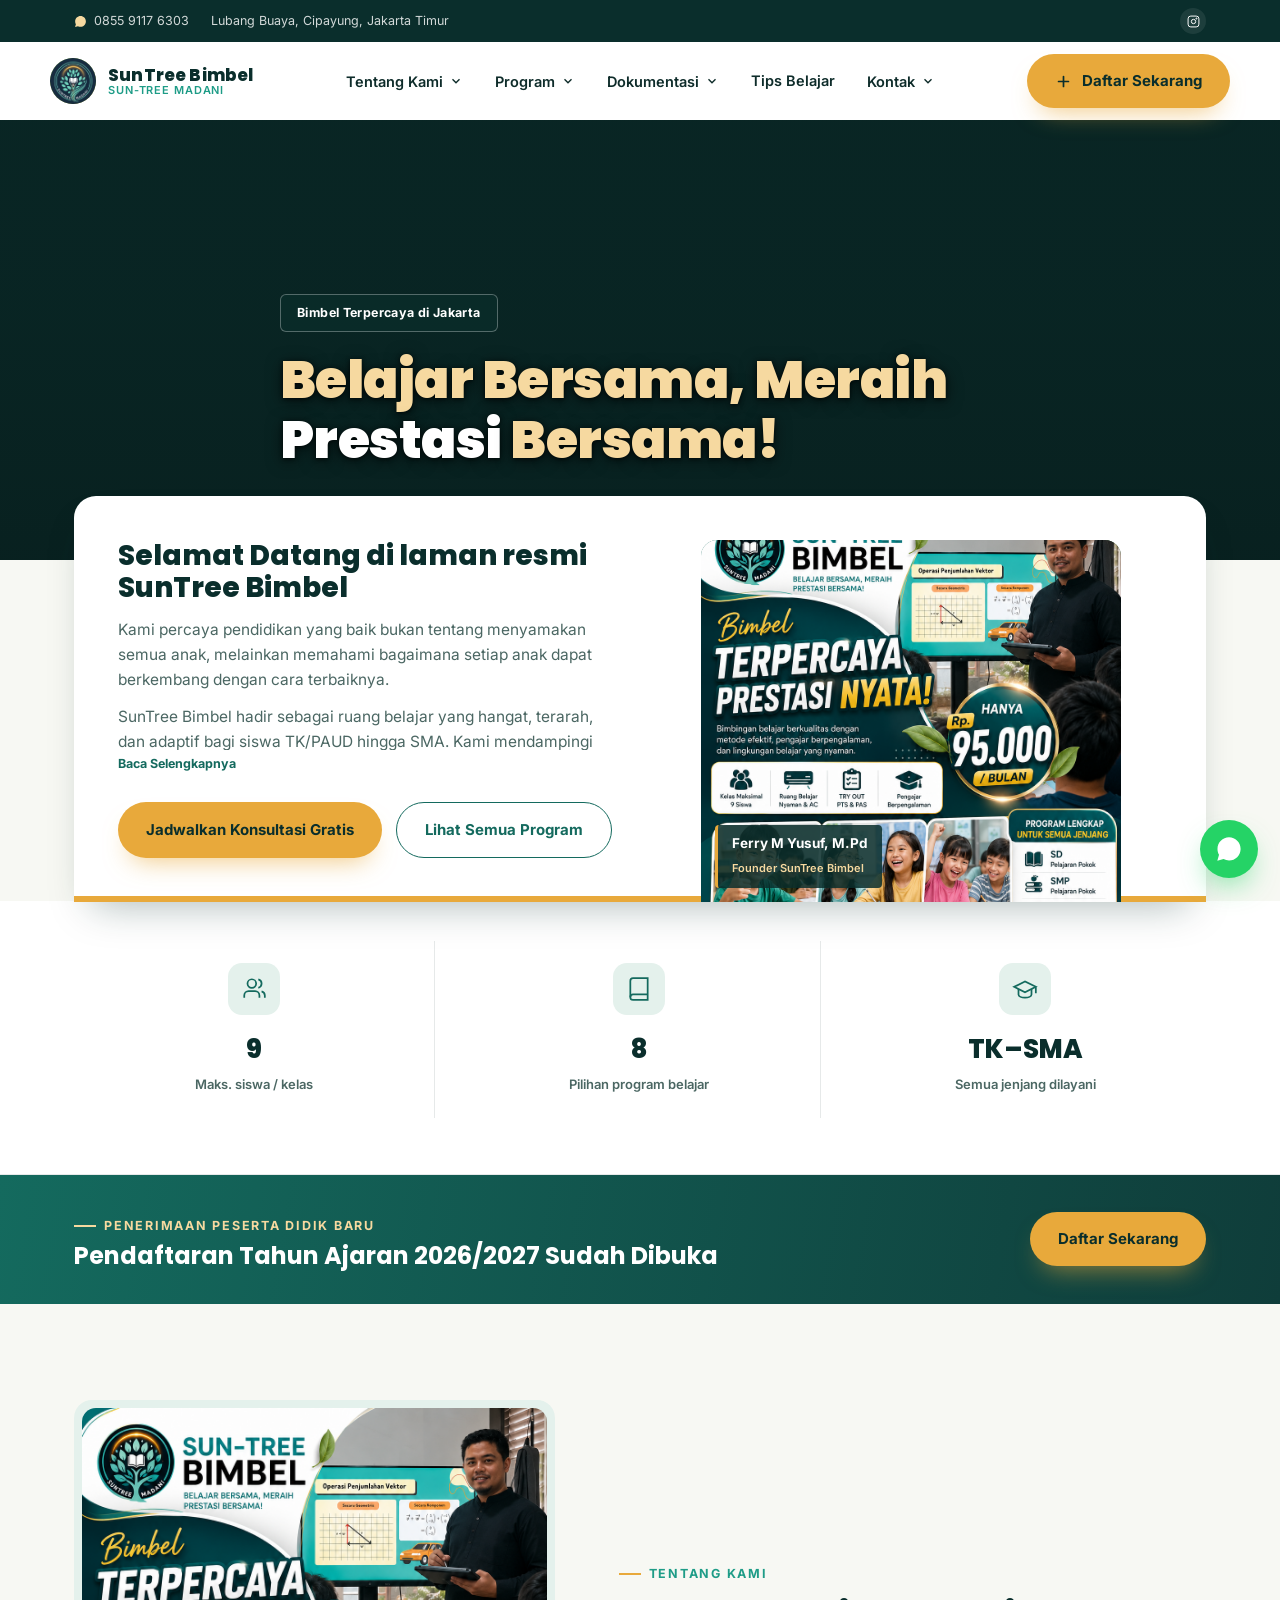
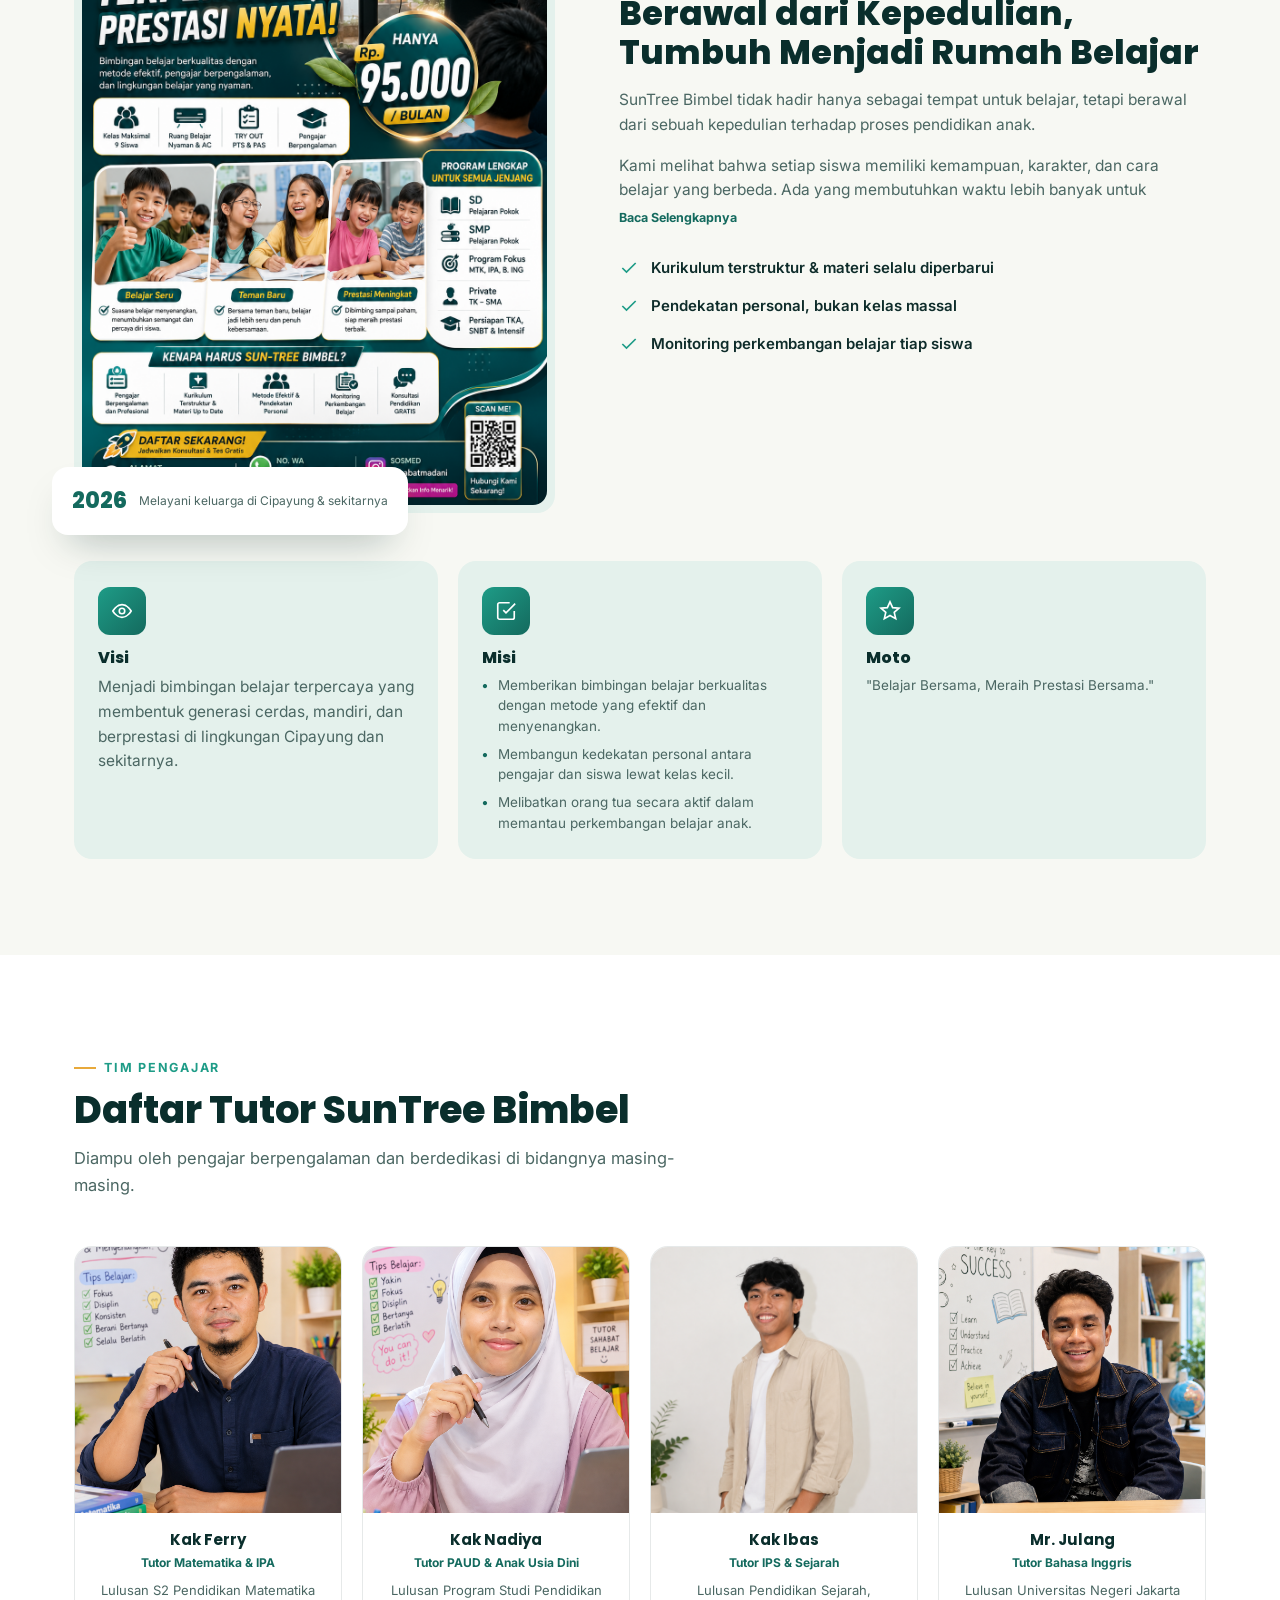
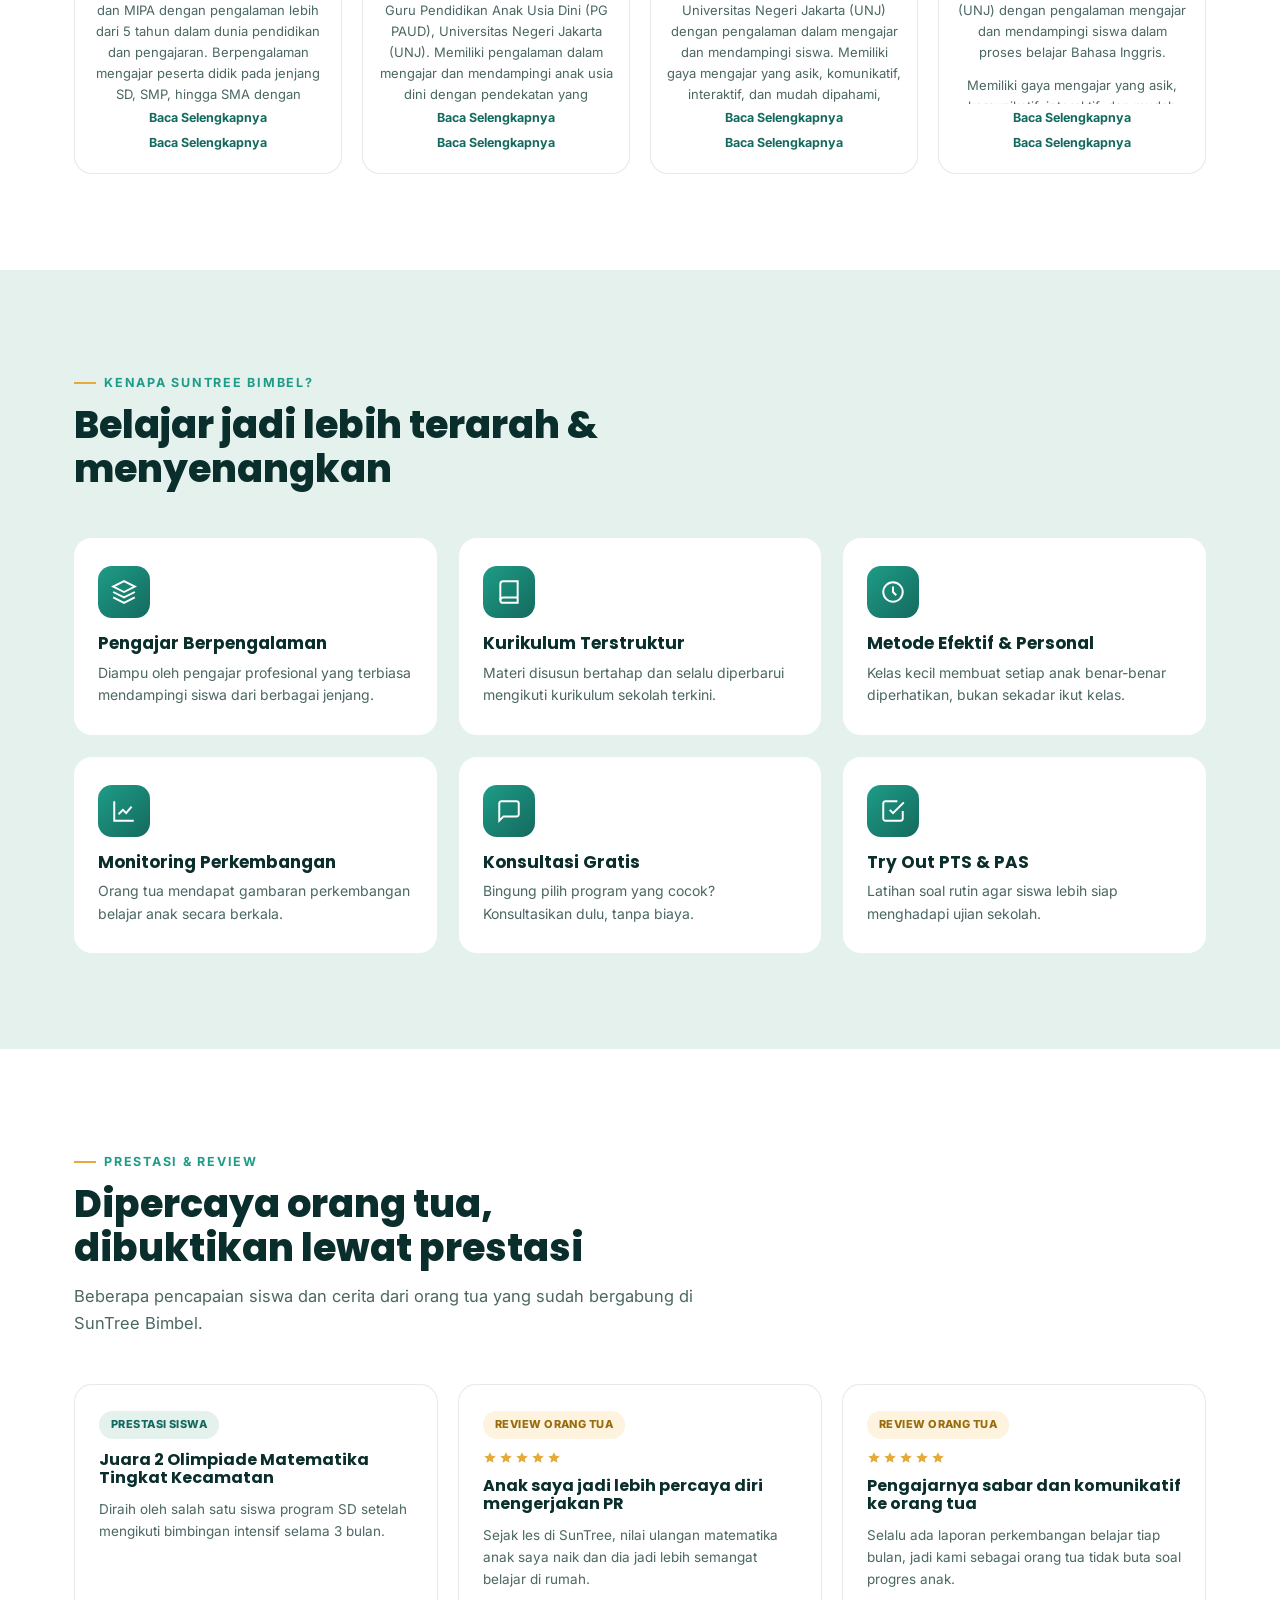
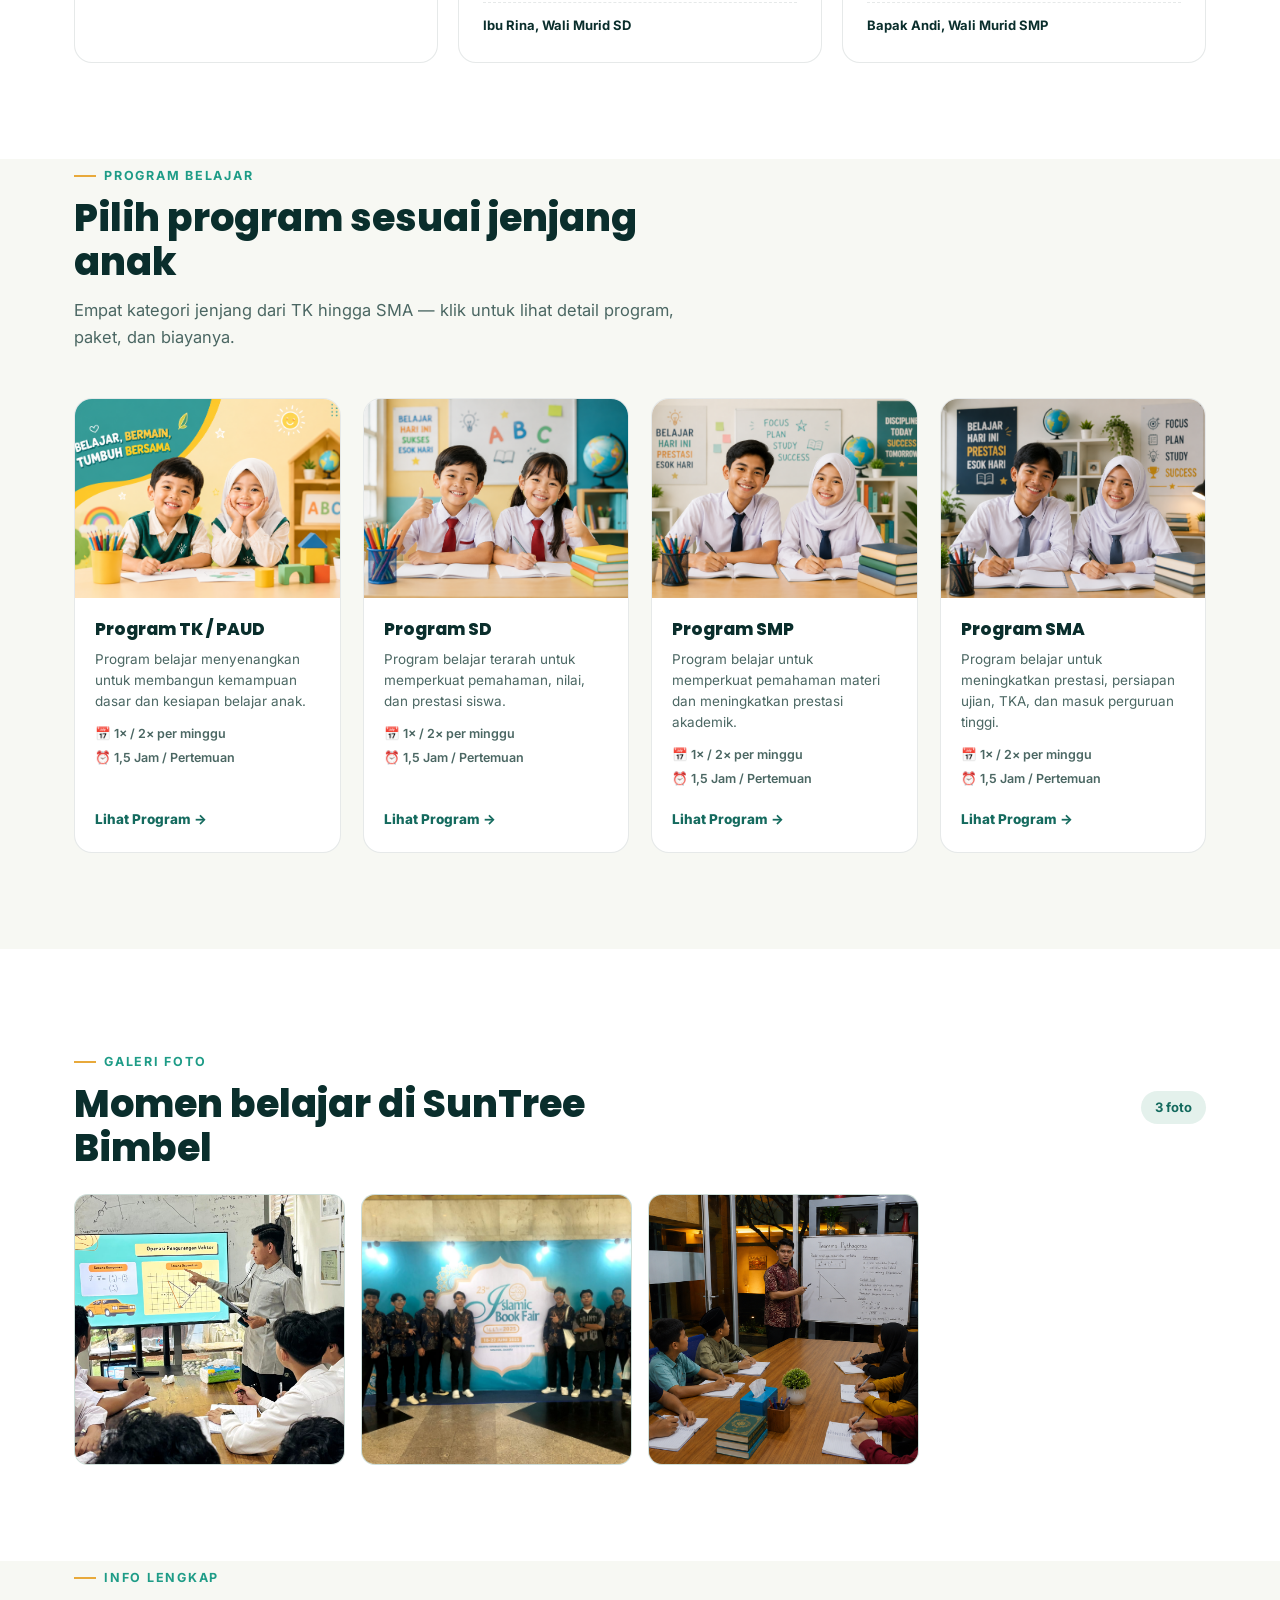
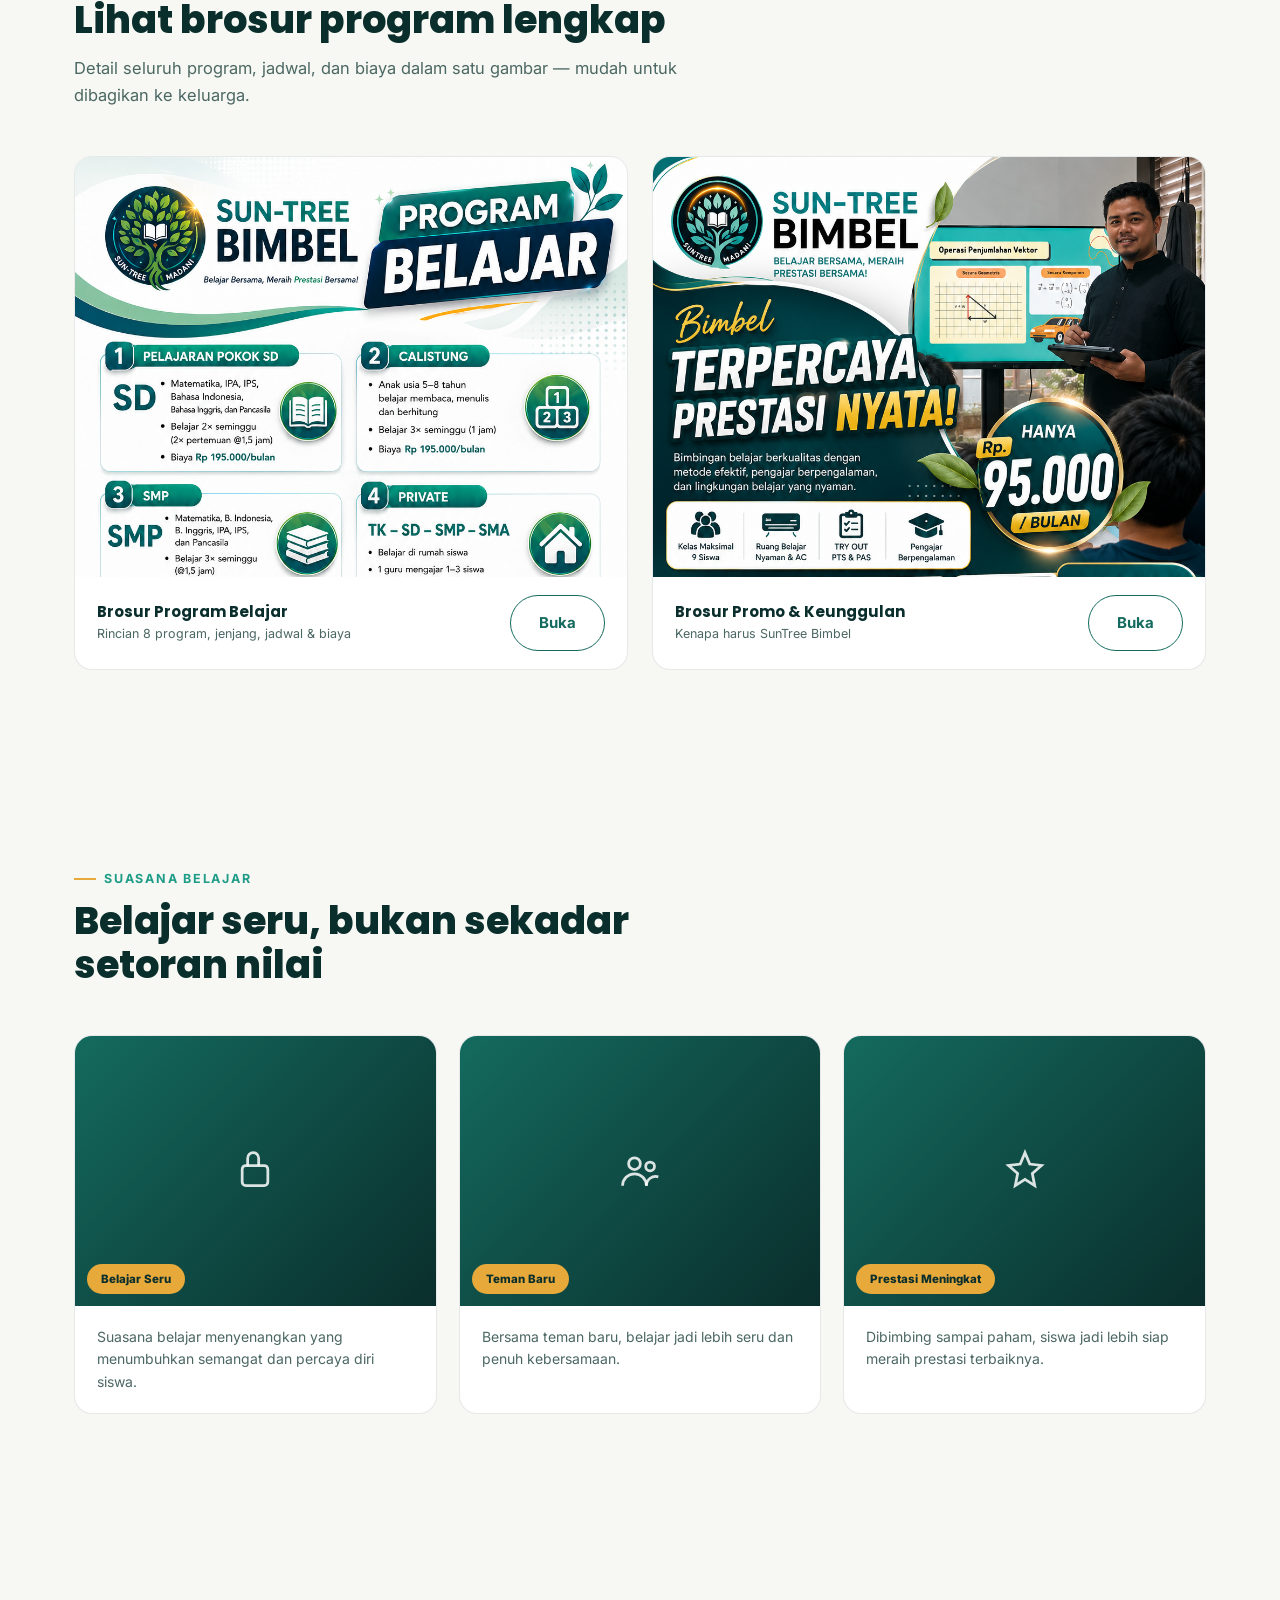
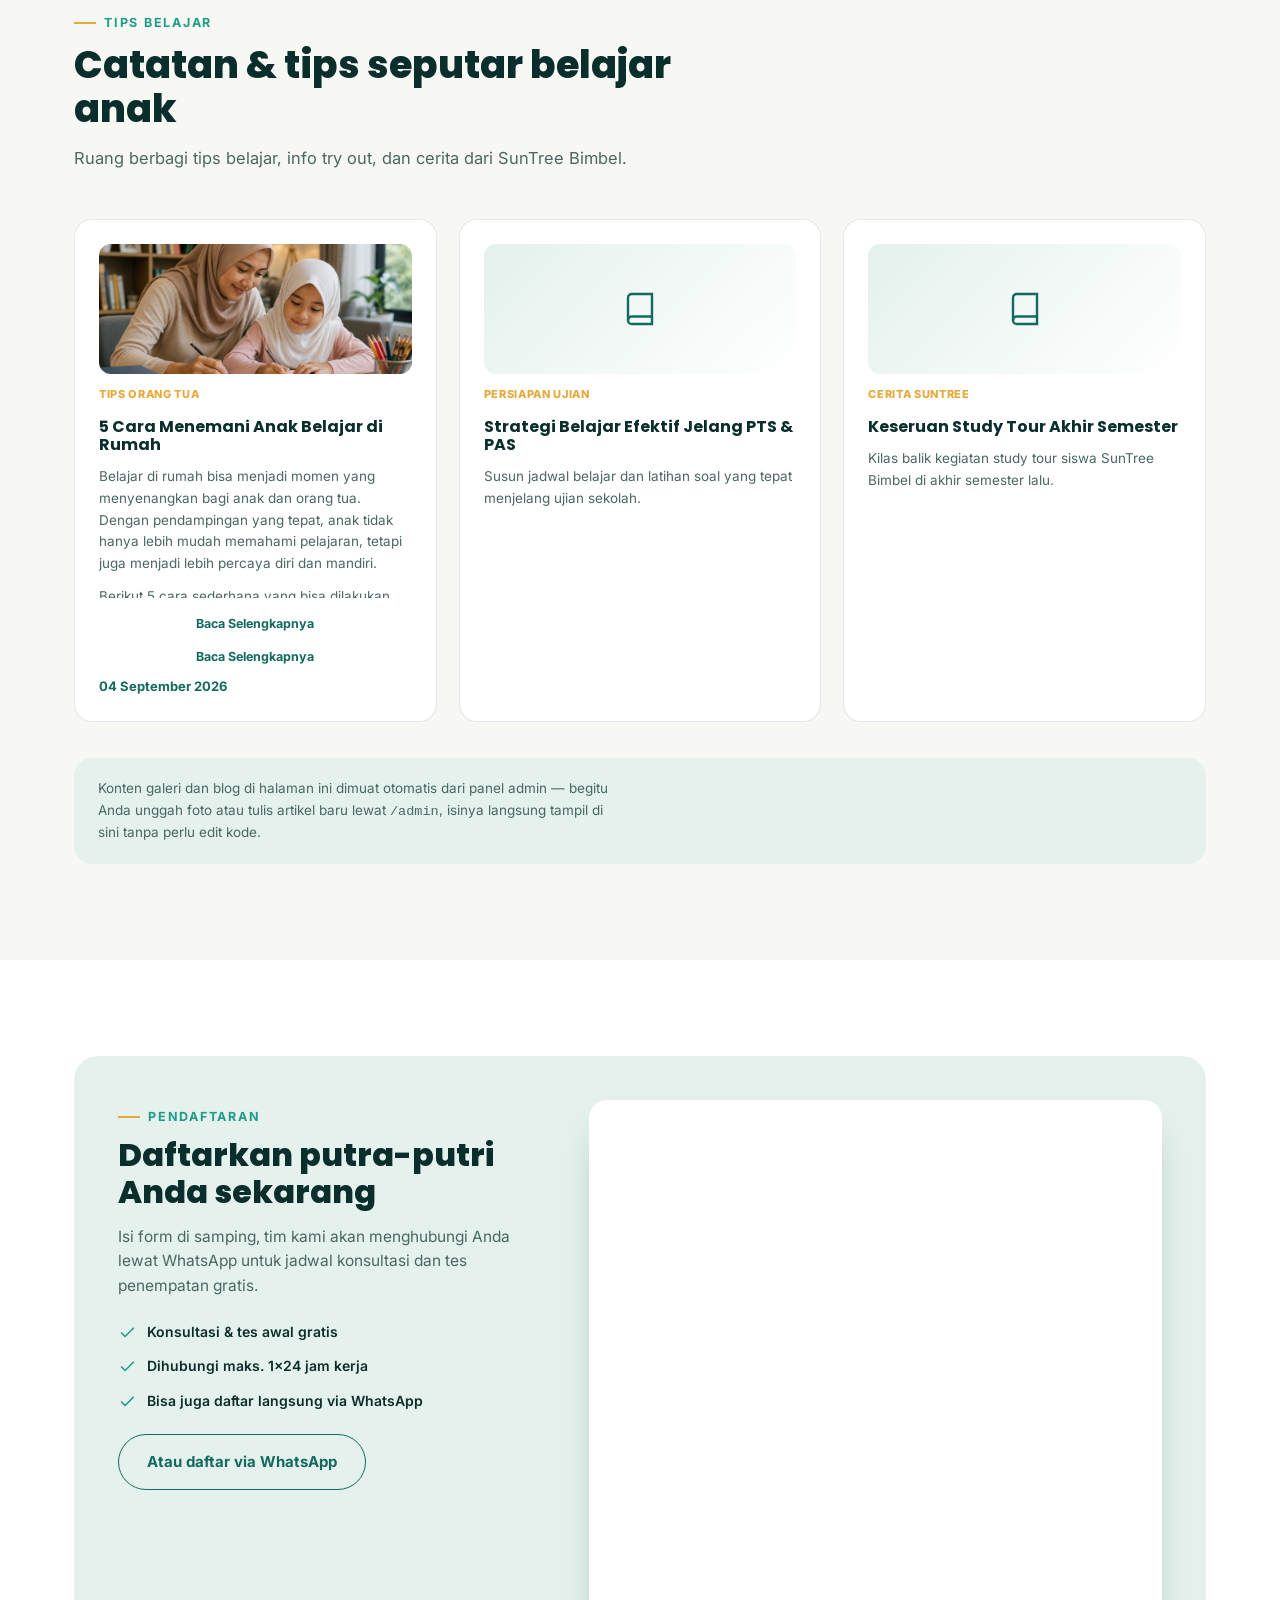
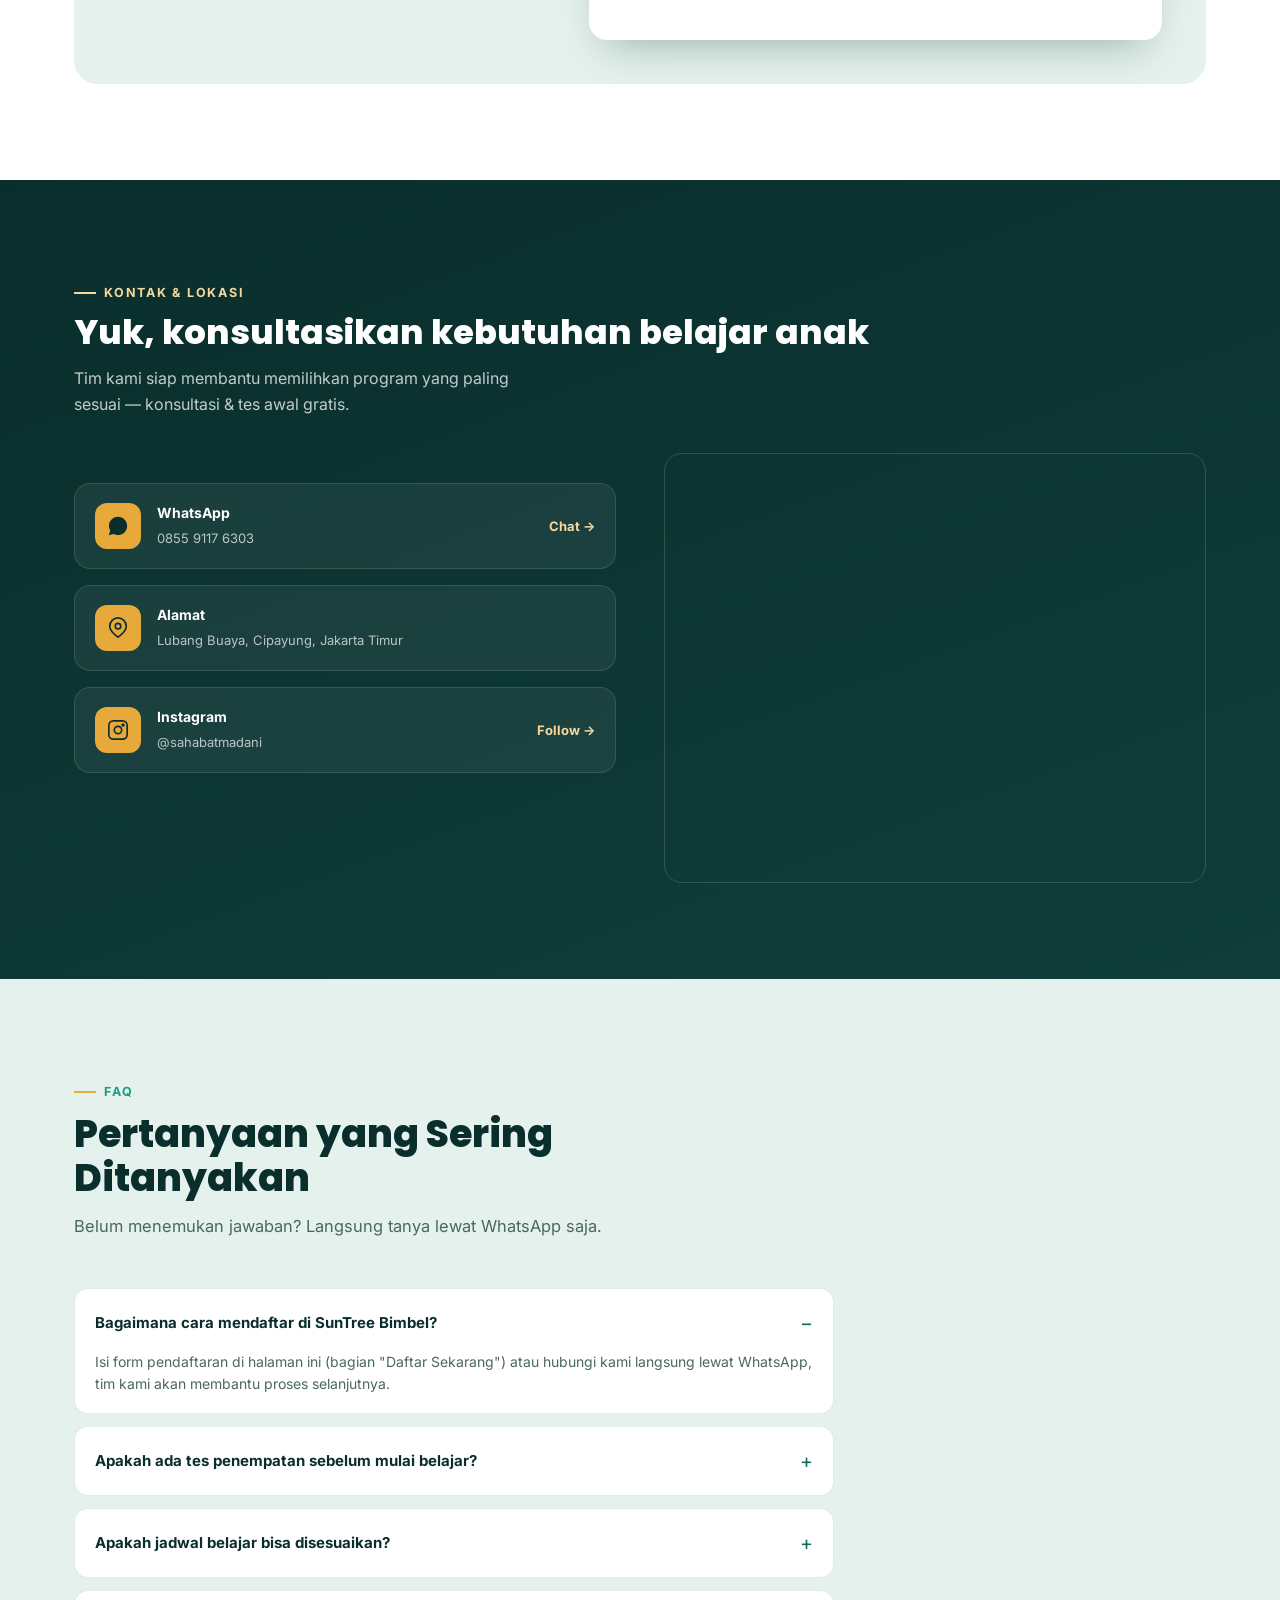
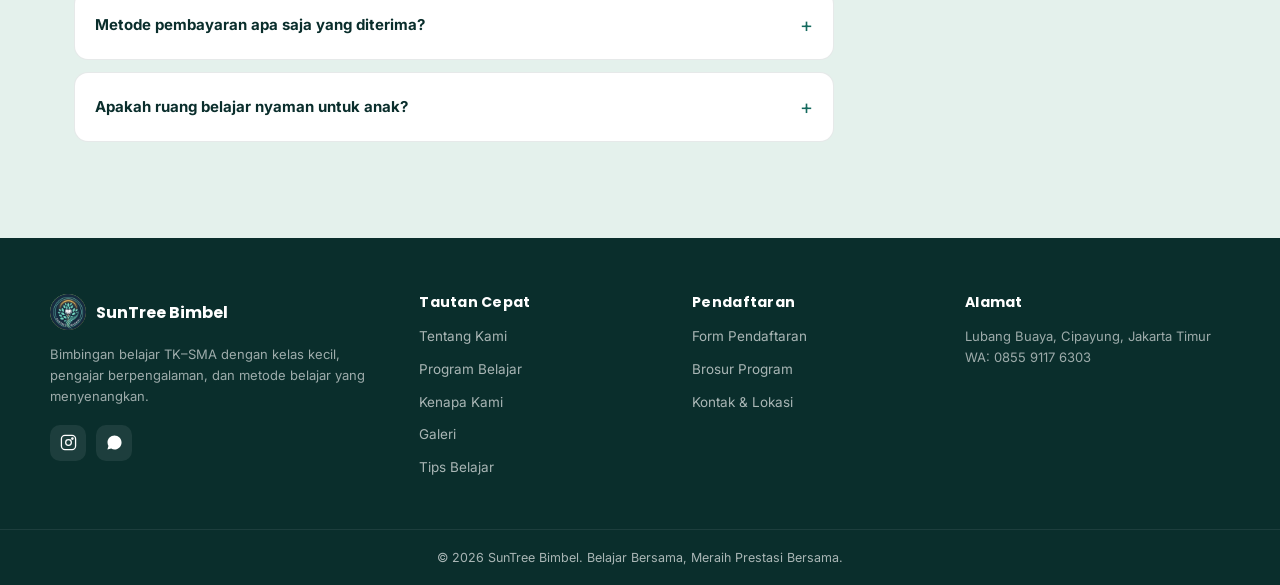
<file: index.html>
<!DOCTYPE html>
<html lang="id">
<head>
<meta charset="UTF-8">
<meta name="viewport" content="width=device-width, initial-scale=1.0">
<title>SunTree Bimbel — Belajar Bersama, Meraih Prestasi Bersama!</title>
<meta name="description" content="SunTree Bimbel — bimbingan belajar TK, SD, SMP, SMA di Lubang Buaya, Cipayung, Jakarta Timur. Kelas kecil, pengajar berpengalaman, mulai dari Rp95.000/bulan.">
<meta name="keywords" content="bimbel cipayung, les privat jakarta timur, bimbingan belajar lubang buaya, les sd smp sma cipayung, suntree bimbel">
<link rel="canonical" href="https://ferrymyusuffmy-tech.github.io/suntree-bimbel/">

<!-- Open Graph (tampilan link saat dibagikan di WhatsApp/Facebook) -->
<meta property="og:type" content="website">
<meta property="og:title" content="SunTree Bimbel — Belajar Bersama, Meraih Prestasi Bersama!">
<meta property="og:description" content="Bimbingan belajar TK, SD, SMP, SMA di Lubang Buaya, Cipayung, Jakarta Timur. Kelas kecil, pengajar berpengalaman, mulai dari Rp95.000/bulan.">
<meta property="og:image" content="https://ferrymyusuffmy-tech.github.io/suntree-bimbel/assets/pamflet-promo.png">
<meta property="og:url" content="https://ferrymyusuffmy-tech.github.io/suntree-bimbel/">
<meta property="og:locale" content="id_ID">
<meta name="twitter:card" content="summary_large_image">

<link rel="preconnect" href="https://fonts.googleapis.com">
<link rel="preconnect" href="https://fonts.gstatic.com" crossorigin>
<link href="https://fonts.googleapis.com/css2?family=Poppins:wght@600;700;800;900&family=Inter:wght@400;500;600;700&display=swap" rel="stylesheet">
<link rel="icon" type="image/x-icon" href="assets/favicon.ico">
<link rel="icon" type="image/png" sizes="32x32" href="assets/favicon-32.png">
<link rel="icon" type="image/png" sizes="16x16" href="assets/favicon-16.png">
<link rel="apple-touch-icon" href="assets/apple-touch-icon.png">
<link rel="icon" type="image/png" sizes="192x192" href="assets/favicon-192.png">
<link rel="stylesheet" href="assets/style.css">
</head>
<body>

<div class="topbar">
  <div class="wrap">
    <div class="topbar-left">
      <a class="wa-link" href="https://wa.me/6285591176303" target="_blank" rel="noopener">
        <svg viewBox="0 0 24 24" fill="currentColor"><path d="M12.04 2C6.58 2 2.13 6.45 2.13 11.91c0 1.75.46 3.45 1.32 4.95L2 22l5.29-1.39a9.9 9.9 0 0 0 4.75 1.21h.01c5.46 0 9.9-4.45 9.9-9.91C21.95 6.45 17.5 2 12.04 2Z"/></svg>
        <span id="topbarWaDisplay">0855 9117 6303</span>
      </a>
      <span class="tb-address" id="topbarAddress">Lubang Buaya, Cipayung, Jakarta Timur</span>
    </div>
    <div class="topbar-social">
      <a id="topbarIg" href="https://instagram.com/sahabatmadani" target="_blank" rel="noopener" aria-label="Instagram">
        <svg viewBox="0 0 24 24" fill="none" stroke="currentColor" stroke-width="1.8"><rect x="2" y="2" width="20" height="20" rx="5"/><circle cx="12" cy="12" r="4"/><circle cx="17.5" cy="6.5" r="1"/></svg>
      </a>
    </div>
  </div>
</div>

<header>
  <div class="wrap nav">
    <a href="#top" class="brand">
      <span class="brand-mark" id="brandMarkHeader">
        <svg viewBox="0 0 24 24" fill="none" xmlns="http://www.w3.org/2000/svg"><path d="M12 2C9 2 7 5 7 8c0 1.4.5 2.6 1.3 3.5C6.9 12.6 6 14.3 6 16c0 3.3 2.7 6 6 6s6-2.7 6-6c0-1.7-.9-3.4-2.3-4.5C16.5 10.6 17 9.4 17 8c0-3-2-6-5-6z" stroke="#F6D9A0" stroke-width="1.4" stroke-linejoin="round"/><path d="M12 22V13" stroke="#F6D9A0" stroke-width="1.4"/></svg>
      </span>
      <span class="brand-text">
        <b>SunTree Bimbel</b>
        <span>Sun-Tree Madani</span>
      </span>
    </a>
    <nav class="nav-links" id="navLinks">
      <div class="nav-item">
        <button class="nav-toggle-item" type="button">
          Tentang Kami
          <svg class="chev" viewBox="0 0 24 24" fill="none" stroke="currentColor" stroke-width="2.4"><path d="M6 9l6 6 6-6"/></svg>
        </button>
        <div class="dropdown-panel">
          <a href="#tentang">Tentang SunTree</a>
          <a href="#tutor">Daftar Tutor</a>
          <a href="#kenapa">Kenapa Memilih Kami</a>
          <a href="#prestasi">Prestasi</a>
          <a href="#prestasi">Testimoni</a>
        </div>
      </div>

      <div class="nav-item">
        <button class="nav-toggle-item" type="button">
          Program
          <svg class="chev" viewBox="0 0 24 24" fill="none" stroke="currentColor" stroke-width="2.4"><path d="M6 9l6 6 6-6"/></svg>
        </button>
        <div class="dropdown-panel mega-panel" id="programMegaMenu">
          <a href="program-tk-paud.html">TK / PAUD</a>
          <a href="program-sd.html">SD</a>
          <a href="program-smp.html">SMP</a>
          <a href="program-sma.html">SMA</a>
          <a class="mega-see-all" href="#program">Lihat Semua Program →</a>
        </div>
      </div>

      <div class="nav-item">
        <button class="nav-toggle-item" type="button">
          Dokumentasi
          <svg class="chev" viewBox="0 0 24 24" fill="none" stroke="currentColor" stroke-width="2.4"><path d="M6 9l6 6 6-6"/></svg>
        </button>
        <div class="dropdown-panel">
          <a href="#galeri">Galeri</a>
          <a href="#brosur">Brosur</a>
          <a href="#kegiatan">Kegiatan</a>
        </div>
      </div>

      <a href="#blog" class="nav-plain-link">Tips Belajar</a>

      <div class="nav-item">
        <button class="nav-toggle-item" type="button">
          Kontak
          <svg class="chev" viewBox="0 0 24 24" fill="none" stroke="currentColor" stroke-width="2.4"><path d="M6 9l6 6 6-6"/></svg>
        </button>
        <div class="dropdown-panel">
          <a href="#kontak">Hubungi Kami</a>
          <a href="#kontak-lokasi">Lokasi</a>
          <a class="wa-link" href="https://wa.me/6285591176303" target="_blank" rel="noopener">WhatsApp</a>
          <a href="#faq">FAQ</a>
        </div>
      </div>
    </nav>
    <div class="nav-cta">
      <a class="btn btn-gold" href="#daftar">
        <svg width="17" height="17" viewBox="0 0 24 24" fill="none" stroke="currentColor" stroke-width="2.4" stroke-linecap="round"><path d="M12 5v14M5 12h14"/></svg>
        <span>Daftar Sekarang</span>
      </a>
      <button class="nav-toggle" id="navToggle" aria-label="Buka menu"><span></span><span></span><span></span></button>
    </div>
  </div>
</header>

<main id="top">

  <!-- HERO -->
  <section class="hero" id="heroSection">
    <div class="hero-media" id="heroMedia">
      <img id="heroImage" src="assets/pamflet-program.png" alt="">
      <video id="heroVideo" autoplay muted loop playsinline style="display:none;"></video>
    </div>
    <div class="hero-overlay"></div>
    <div class="wrap">
      <span class="hero-badge" id="heroEyebrow">Bimbel Terpercaya di Cipayung</span>
      <h1 id="heroTitle">Belajar Bersama,<br>Meraih <em>Prestasi</em> Bersama!</h1>
    </div>
  </section>

  <div class="welcome-wrap">
    <div class="wrap">
      <div class="welcome-card">
        <div class="welcome-copy">
          <h2>Selamat Datang di laman resmi SunTree Bimbel</h2>
          <div class="rm-block" id="heroLead"><p>SunTree Bimbel mendampingi siswa TK hingga SMA dengan kelas kecil, pengajar berpengalaman, dan metode belajar yang menyenangkan — di Lubang Buaya, Cipayung, Jakarta Timur.</p></div>
          <div class="hero-actions">
            <a class="btn btn-gold wa-link" id="heroCtaWa" href="https://wa.me/6285591176303?text=Halo%20SunTree%20Bimbel%2C%20saya%20ingin%20jadwalkan%20konsultasi%20%2B%20tes%20gratis." target="_blank" rel="noopener">Jadwalkan Konsultasi Gratis</a>
            <a class="btn btn-line" href="#program">Lihat Semua Program</a>
          </div>
        </div>
        <div class="welcome-photo">
          <div class="welcome-photo-inner">
            <img id="welcomePhoto" src="assets/pamflet-promo.png" alt="Ferry M Yusuf, M.Pd - Founder SunTree Bimbel">
            <div class="welcome-photo-tag">
              <b id="welcomePhotoName">Ferry M Yusuf, M.Pd</b>
              <span id="welcomePhotoRole">Founder SunTree Bimbel</span>
            </div>
          </div>
        </div>
      </div>
    </div>
  </div>

  <section class="stats-section">
    <div class="wrap stats-grid" id="heroStats">
      <div class="stat-box">
        <div class="stat-icon"><svg viewBox="0 0 24 24" fill="none" stroke="currentColor" stroke-width="1.6"><path d="M17 20v-2a4 4 0 0 0-4-4H7a4 4 0 0 0-4 4v2"/><circle cx="10" cy="7" r="4"/><path d="M22 20v-2a4 4 0 0 0-3-3.87"/><path d="M16 3.13a4 4 0 0 1 0 7.75"/></svg></div>
        <b>9</b>
        <span>Maks. siswa / kelas</span>
      </div>
      <div class="stat-box">
        <div class="stat-icon"><svg viewBox="0 0 24 24" fill="none" stroke="currentColor" stroke-width="1.6"><path d="M4 19.5A2.5 2.5 0 0 1 6.5 17H20"/><path d="M6.5 2H20v20H6.5A2.5 2.5 0 0 1 4 19.5v-15A2.5 2.5 0 0 1 6.5 2z"/></svg></div>
        <b>8</b>
        <span>Pilihan program belajar</span>
      </div>
      <div class="stat-box">
        <div class="stat-icon"><svg viewBox="0 0 24 24" fill="none" stroke="currentColor" stroke-width="1.6"><path d="M22 10v6M2 10l10-5 10 5-10 5-10-5z"/><path d="M6 12v5c0 1.7 2.7 3 6 3s6-1.3 6-3v-5"/></svg></div>
        <b>TK–SMA</b>
        <span>Semua jenjang dilayani</span>
      </div>
    </div>
  </section>

  <section class="cta-banner">
    <div class="wrap cta-banner-inner">
      <div>
        <span class="eyebrow">Penerimaan Peserta Didik Baru</span>
        <h3>Pendaftaran Tahun Ajaran 2026/2027 Sudah Dibuka</h3>
      </div>
      <a class="btn btn-gold" href="#daftar">Daftar Sekarang</a>
    </div>
  </section>

  <section class="section" id="tentang">
    <div class="wrap about">
      <div class="about-visual">
        <img src="assets/pamflet-promo.png" alt="Suasana belajar di SunTree Bimbel">
        <div class="about-badge">
          <b id="aboutBadgeYear">2026</b>
          <span id="aboutBadgeText">Melayani keluarga<br>di Cipayung &amp; sekitarnya</span>
        </div>
      </div>
      <div class="about-copy">
        <span class="eyebrow" id="aboutEyebrow">Tentang Kami</span>
        <h2 id="aboutTitle">Rumah belajar kedua untuk putra-putri Anda</h2>
        <div class="rm-block" id="aboutText"><p>SunTree Bimbel hadir sebagai bimbingan belajar terpercaya untuk siswa TK, SD, SMP, hingga SMA. Kami percaya setiap anak punya potensi yang berbeda — karena itu kelas dibuat kecil, materi disesuaikan jenjang, dan pengajar kami mendampingi sampai anak benar-benar paham.</p></div>
        <ul class="about-list" id="aboutList">
          <li><svg viewBox="0 0 24 24" fill="none" stroke="currentColor" stroke-width="2"><path d="M20 6L9 17l-5-5"/></svg> Kurikulum terstruktur &amp; materi selalu diperbarui</li>
          <li><svg viewBox="0 0 24 24" fill="none" stroke="currentColor" stroke-width="2"><path d="M20 6L9 17l-5-5"/></svg> Pendekatan personal, bukan kelas massal</li>
          <li><svg viewBox="0 0 24 24" fill="none" stroke="currentColor" stroke-width="2"><path d="M20 6L9 17l-5-5"/></svg> Monitoring perkembangan belajar tiap siswa</li>
        </ul>
      </div>
    </div>

    <div class="wrap">
      <div class="vmm-grid" id="vmmGrid">
        <div class="vmm-card">
          <div class="vmm-icon"><svg viewBox="0 0 24 24" fill="none" stroke="#fff" stroke-width="1.8"><path d="M2 12s4-7 10-7 10 7 10 7-4 7-10 7-10-7-10-7z"/><circle cx="12" cy="12" r="3"/></svg></div>
          <h3>Visi</h3>
          <div class="rm-block" id="vmmVision"><p>Menjadi bimbingan belajar terpercaya yang membentuk generasi cerdas, mandiri, dan berprestasi di lingkungan Cipayung dan sekitarnya.</p></div>
        </div>
        <div class="vmm-card">
          <div class="vmm-icon"><svg viewBox="0 0 24 24" fill="none" stroke="#fff" stroke-width="1.8"><path d="M9 11l3 3L22 4"/><path d="M21 12v7a2 2 0 0 1-2 2H5a2 2 0 0 1-2-2V5a2 2 0 0 1 2-2h11"/></svg></div>
          <h3>Misi</h3>
          <ul id="vmmMissionList">
            <li>Memberikan bimbingan belajar berkualitas dengan metode yang efektif dan menyenangkan.</li>
            <li>Membangun kedekatan personal antara pengajar dan siswa lewat kelas kecil.</li>
            <li>Melibatkan orang tua secara aktif dalam memantau perkembangan belajar anak.</li>
          </ul>
        </div>
        <div class="vmm-card">
          <div class="vmm-icon"><svg viewBox="0 0 24 24" fill="none" stroke="#fff" stroke-width="1.8"><path d="M12 2l2.9 6.3 6.9.6-5.2 4.6 1.6 6.8L12 16.9 5.8 20.3l1.6-6.8L2.2 8.9l6.9-.6z"/></svg></div>
          <h3>Moto</h3>
          <p id="vmmMotto">"Belajar Bersama, Meraih Prestasi Bersama."</p>
        </div>
      </div>
    </div>
  </section>

  <section class="section tutor-section" id="tutor">
    <div class="wrap">
      <div class="section-head">
        <span class="eyebrow">Tim Pengajar</span>
        <h2>Daftar Tutor SunTree Bimbel</h2>
        <p>Diampu oleh pengajar berpengalaman dan berdedikasi di bidangnya masing-masing.</p>
      </div>
      <div class="tutor-grid" id="tutorGrid">
        <div class="gallery-empty">Data tutor belum ditambahkan. Isi lewat panel admin.</div>
      </div>
    </div>
  </section>

  <section class="section why-section" id="kenapa">
    <div class="wrap">
      <div class="section-head">
        <span class="eyebrow" id="whyEyebrow">Kenapa SunTree Bimbel?</span>
        <h2 id="whyTitle">Belajar jadi lebih terarah &amp; menyenangkan</h2>
      </div>
      <div class="why-grid">
        <div class="why-card">
          <div class="why-icon"><svg viewBox="0 0 24 24" fill="none" stroke="#fff" stroke-width="1.8"><path d="M12 2 2 7l10 5 10-5-10-5z"/><path d="M2 17l10 5 10-5M2 12l10 5 10-5"/></svg></div>
          <h3 id="why1Title">Pengajar Berpengalaman</h3>
          <p id="why1Desc">Diampu oleh pengajar profesional yang terbiasa mendampingi siswa dari berbagai jenjang.</p>
        </div>
        <div class="why-card">
          <div class="why-icon"><svg viewBox="0 0 24 24" fill="none" stroke="#fff" stroke-width="1.8"><path d="M4 19.5A2.5 2.5 0 0 1 6.5 17H20"/><path d="M6.5 2H20v20H6.5A2.5 2.5 0 0 1 4 19.5v-15A2.5 2.5 0 0 1 6.5 2z"/></svg></div>
          <h3 id="why2Title">Kurikulum Terstruktur</h3>
          <p id="why2Desc">Materi disusun bertahap dan selalu diperbarui mengikuti kurikulum sekolah terkini.</p>
        </div>
        <div class="why-card">
          <div class="why-icon"><svg viewBox="0 0 24 24" fill="none" stroke="#fff" stroke-width="1.8"><circle cx="12" cy="12" r="9"/><path d="M12 7v5l3 3"/></svg></div>
          <h3 id="why3Title">Metode Efektif &amp; Personal</h3>
          <p id="why3Desc">Kelas kecil membuat setiap anak benar-benar diperhatikan, bukan sekadar ikut kelas.</p>
        </div>
        <div class="why-card">
          <div class="why-icon"><svg viewBox="0 0 24 24" fill="none" stroke="#fff" stroke-width="1.8"><path d="M3 3v18h18"/><path d="M7 15l4-4 3 3 5-6"/></svg></div>
          <h3 id="why4Title">Monitoring Perkembangan</h3>
          <p id="why4Desc">Orang tua mendapat gambaran perkembangan belajar anak secara berkala.</p>
        </div>
        <div class="why-card">
          <div class="why-icon"><svg viewBox="0 0 24 24" fill="none" stroke="#fff" stroke-width="1.8"><path d="M21 15a2 2 0 0 1-2 2H7l-4 4V5a2 2 0 0 1 2-2h14a2 2 0 0 1 2 2z"/></svg></div>
          <h3 id="why5Title">Konsultasi Gratis</h3>
          <p id="why5Desc">Bingung pilih program yang cocok? Konsultasikan dulu, tanpa biaya.</p>
        </div>
        <div class="why-card">
          <div class="why-icon"><svg viewBox="0 0 24 24" fill="none" stroke="#fff" stroke-width="1.8"><path d="M9 11l3 3L22 4"/><path d="M21 12v7a2 2 0 0 1-2 2H5a2 2 0 0 1-2-2V5a2 2 0 0 1 2-2h11"/></svg></div>
          <h3 id="why6Title">Try Out PTS &amp; PAS</h3>
          <p id="why6Desc">Latihan soal rutin agar siswa lebih siap menghadapi ujian sekolah.</p>
        </div>
      </div>
    </div>
  </section>

  <section class="section achievements-section" id="prestasi">
    <div class="wrap">
      <div class="section-head">
        <span class="eyebrow">Prestasi &amp; Review</span>
        <h2>Dipercaya orang tua, dibuktikan lewat prestasi</h2>
        <p>Beberapa pencapaian siswa dan cerita dari orang tua yang sudah bergabung di SunTree Bimbel.</p>
      </div>
      <div class="achv-grid" id="achievementsGrid">
        <div class="gallery-empty">Belum ada data prestasi/review. Tambahkan lewat panel admin.</div>
      </div>
    </div>
  </section>

  <section class="section" id="program" style="padding-top:0;">
    <div class="wrap">
      <div class="section-head">
        <span class="eyebrow">Program Belajar</span>
        <h2>Pilih program sesuai jenjang anak</h2>
        <p>Empat kategori jenjang dari TK hingga SMA — klik untuk lihat detail program, paket, dan biayanya.</p>
      </div>

      <div class="category-grid" id="categoryGrid">
        <a class="category-card" href="program-tk-paud.html">
          <div class="category-photo" id="catPhotoTkPaud"><svg viewBox="0 0 24 24" fill="none" stroke="currentColor" stroke-width="1.5"><path d="M12 14l9-5-9-5-9 5 9 5z"/><path d="M12 14l6.16-3.42A12 12 0 0 1 21 12v5"/><path d="M3 12v5c2.5 2 6 3 9 3s6.5-1 9-3"/></svg></div>
          <div class="category-body">
            <h3>Program TK / PAUD</h3>
            <p>Program belajar menyenangkan untuk membangun kemampuan dasar dan kesiapan belajar anak.</p>
            <div class="category-meta">
              <span>📅 1× / 2× per minggu</span>
              <span>⏰ 1,5 Jam / Pertemuan</span>
            </div>
            <span class="category-link">Lihat Program →</span>
          </div>
        </a>

        <a class="category-card" href="program-sd.html">
          <div class="category-photo" id="catPhotoSd"><svg viewBox="0 0 24 24" fill="none" stroke="currentColor" stroke-width="1.5"><path d="M4 19.5A2.5 2.5 0 0 1 6.5 17H20"/><path d="M6.5 2H20v20H6.5A2.5 2.5 0 0 1 4 19.5v-15A2.5 2.5 0 0 1 6.5 2z"/></svg></div>
          <div class="category-body">
            <h3>Program SD</h3>
            <p>Program belajar terarah untuk memperkuat pemahaman, nilai, dan prestasi siswa.</p>
            <div class="category-meta">
              <span>📅 1× / 2× per minggu</span>
              <span>⏰ 1,5 Jam / Pertemuan</span>
            </div>
            <span class="category-link">Lihat Program →</span>
          </div>
        </a>

        <a class="category-card" href="program-smp.html">
          <div class="category-photo" id="catPhotoSmp"><svg viewBox="0 0 24 24" fill="none" stroke="currentColor" stroke-width="1.5"><path d="M12 14l9-5-9-5-9 5 9 5z"/><path d="M12 14v7"/><path d="M6 11.5V17c0 1 2.7 2 6 2s6-1 6-2v-5.5"/></svg></div>
          <div class="category-body">
            <h3>Program SMP</h3>
            <p>Program belajar untuk memperkuat pemahaman materi dan meningkatkan prestasi akademik.</p>
            <div class="category-meta">
              <span>📅 1× / 2× per minggu</span>
              <span>⏰ 1,5 Jam / Pertemuan</span>
            </div>
            <span class="category-link">Lihat Program →</span>
          </div>
        </a>

        <a class="category-card" href="program-sma.html">
          <div class="category-photo" id="catPhotoSma"><svg viewBox="0 0 24 24" fill="none" stroke="currentColor" stroke-width="1.5"><path d="M22 10v6M2 10l10-5 10 5-10 5-10-5z"/><path d="M6 12v5c0 1.7 2.7 3 6 3s6-1.3 6-3v-5"/></svg></div>
          <div class="category-body">
            <h3>Program SMA</h3>
            <p>Program belajar untuk meningkatkan prestasi, persiapan ujian, TKA, dan masuk perguruan tinggi.</p>
            <div class="category-meta">
              <span>📅 1× / 2× per minggu</span>
              <span>⏰ 1,5 Jam / Pertemuan</span>
            </div>
            <span class="category-link">Lihat Program →</span>
          </div>
        </a>
      </div>
    </div>
  </section>

  <section class="section gallery-section" id="galeri">
    <div class="wrap">
      <div class="gallery-toolbar">
        <div class="section-head" style="margin-bottom:0;">
          <span class="eyebrow">Galeri Foto</span>
          <h2>Momen belajar di SunTree Bimbel</h2>
        </div>
        <span class="gallery-count" id="galleryCount">0 foto</span>
      </div>
      <div class="gallery-grid" id="galleryGrid">
        <div class="gallery-empty">Galeri masih kosong — foto yang Anda unggah lewat panel admin akan muncul otomatis di sini.</div>
      </div>
    </div>
  </section>

  <section class="section" id="brosur" style="padding-top:0;">
    <div class="wrap">
      <div class="section-head">
        <span class="eyebrow">Info Lengkap</span>
        <h2>Lihat brosur program lengkap</h2>
        <p>Detail seluruh program, jadwal, dan biaya dalam satu gambar — mudah untuk dibagikan ke keluarga.</p>
      </div>
      <div class="brochure">
        <div class="brochure-card">
          <div class="brochure-frame"><img src="assets/pamflet-program.png" alt="Brosur Program Belajar SunTree Bimbel"></div>
          <div class="brochure-foot">
            <div>
              <h4>Brosur Program Belajar</h4>
              <p>Rincian 8 program, jenjang, jadwal &amp; biaya</p>
            </div>
            <a class="btn btn-line" href="assets/pamflet-program.png" target="_blank" rel="noopener">Buka</a>
          </div>
        </div>
        <div class="brochure-card">
          <div class="brochure-frame"><img src="assets/pamflet-promo.png" alt="Brosur Promo SunTree Bimbel"></div>
          <div class="brochure-foot">
            <div>
              <h4>Brosur Promo &amp; Keunggulan</h4>
              <p>Kenapa harus SunTree Bimbel</p>
            </div>
            <a class="btn btn-line" href="assets/pamflet-promo.png" target="_blank" rel="noopener">Buka</a>
          </div>
        </div>
      </div>
    </div>
  </section>

  <section class="section" id="kegiatan">
    <div class="wrap">
      <div class="section-head">
        <span class="eyebrow">Suasana Belajar</span>
        <h2>Belajar seru, bukan sekadar setoran nilai</h2>
      </div>
      <div class="moment-grid">
        <div class="moment-card">
          <div class="moment-photo">
            <svg viewBox="0 0 24 24" fill="none" stroke="currentColor" stroke-width="1.5"><path d="M14 9V5a3 3 0 0 0-6 0v4"/><rect x="5" y="9" width="14" height="11" rx="2"/></svg>
            <span class="moment-tag">Belajar Seru</span>
          </div>
          <div class="moment-body"><p>Suasana belajar menyenangkan yang menumbuhkan semangat dan percaya diri siswa.</p></div>
        </div>
        <div class="moment-card">
          <div class="moment-photo">
            <svg viewBox="0 0 24 24" fill="none" stroke="currentColor" stroke-width="1.5"><circle cx="9" cy="8" r="3.2"/><path d="M2.5 20a6.5 6.5 0 0 1 13 0"/><circle cx="17.5" cy="9.5" r="2.4"/><path d="M15.5 20a5 5 0 0 1 6.5-4.8"/></svg>
            <span class="moment-tag">Teman Baru</span>
          </div>
          <div class="moment-body"><p>Bersama teman baru, belajar jadi lebih seru dan penuh kebersamaan.</p></div>
        </div>
        <div class="moment-card">
          <div class="moment-photo">
            <svg viewBox="0 0 24 24" fill="none" stroke="currentColor" stroke-width="1.5"><path d="M12 2l2.6 6.2L21 9l-5 4.4L17.3 20 12 16.6 6.7 20 8 13.4 3 9l6.4-.8z"/></svg>
            <span class="moment-tag">Prestasi Meningkat</span>
          </div>
          <div class="moment-body"><p>Dibimbing sampai paham, siswa jadi lebih siap meraih prestasi terbaiknya.</p></div>
        </div>
      </div>
    </div>
  </section>

  <section class="section" id="blog">
    <div class="wrap">
      <div class="section-head">
        <span class="eyebrow">Tips Belajar</span>
        <h2>Catatan &amp; tips seputar belajar anak</h2>
        <p>Ruang berbagi tips belajar, info try out, dan cerita dari SunTree Bimbel.</p>
      </div>
      <div class="blog-grid" id="blogGrid"></div>
      <div class="blog-note">
        <p>Konten galeri dan blog di halaman ini dimuat otomatis dari panel admin — begitu Anda unggah foto atau tulis artikel baru lewat <code>/admin</code>, isinya langsung tampil di sini tanpa perlu edit kode.</p>
      </div>
    </div>
  </section>

  <section class="section register-section" id="daftar">
    <div class="wrap">
      <div class="register-inner">
        <div class="register-copy">
          <span class="eyebrow">Pendaftaran</span>
          <h2>Daftarkan putra-putri Anda sekarang</h2>
          <p>Isi form di samping, tim kami akan menghubungi Anda lewat WhatsApp untuk jadwal konsultasi dan tes penempatan gratis.</p>
          <ul class="register-points">
            <li><svg viewBox="0 0 24 24" fill="none" stroke="currentColor" stroke-width="2"><path d="M20 6L9 17l-5-5"/></svg> Konsultasi &amp; tes awal gratis</li>
            <li><svg viewBox="0 0 24 24" fill="none" stroke="currentColor" stroke-width="2"><path d="M20 6L9 17l-5-5"/></svg> Dihubungi maks. 1x24 jam kerja</li>
            <li><svg viewBox="0 0 24 24" fill="none" stroke="currentColor" stroke-width="2"><path d="M20 6L9 17l-5-5"/></svg> Bisa juga daftar langsung via WhatsApp</li>
          </ul>
          <a class="btn btn-line wa-link" style="margin-top:22px;" href="https://wa.me/6285591176303?text=Halo%20SunTree%20Bimbel%2C%20saya%20ingin%20daftar." target="_blank" rel="noopener">Atau daftar via WhatsApp</a>
        </div>
        <div class="register-form-wrap">
          <iframe src="https://docs.google.com/forms/d/e/1FAIpQLSez3Y4PoRtETO2BDLQx1F2_2k1IiwGI7EOz-EWdx1L3ntImPg/viewform?embedded=true" loading="lazy" title="Form Pendaftaran SunTree Bimbel">Loading…</iframe>
        </div>
      </div>
    </div>
  </section>

  <section class="section contact-section" id="kontak">
    <div class="wrap">
      <span class="eyebrow">Kontak &amp; Lokasi</span>
      <h2>Yuk, konsultasikan kebutuhan belajar anak</h2>
      <p>Tim kami siap membantu memilihkan program yang paling sesuai — konsultasi &amp; tes awal gratis.</p>

      <div class="contact-grid" style="margin-top:36px;">
        <div>
          <div class="contact-cards">
            <div class="contact-card">
              <span class="ic"><svg viewBox="0 0 24 24" fill="currentColor"><path d="M12.04 2C6.58 2 2.13 6.45 2.13 11.91c0 1.75.46 3.45 1.32 4.95L2 22l5.29-1.39a9.9 9.9 0 0 0 4.75 1.21h.01c5.46 0 9.9-4.45 9.9-9.91C21.95 6.45 17.5 2 12.04 2Z"/></svg></span>
              <div>
                <b>WhatsApp</b>
                <span id="contactWaDisplay">0855 9117 6303</span>
              </div>
              <a class="link-out wa-link" id="contactWaLink" href="https://wa.me/6285591176303" target="_blank" rel="noopener">Chat →</a>
            </div>
            <div class="contact-card">
              <span class="ic"><svg viewBox="0 0 24 24" fill="none" stroke="currentColor" stroke-width="1.8"><path d="M21 10c0 6-9 12-9 12S3 16 3 10a9 9 0 0 1 18 0z"/><circle cx="12" cy="10" r="3"/></svg></span>
              <div>
                <b>Alamat</b>
                <span id="contactAddress">Lubang Buaya, Cipayung, Jakarta Timur</span>
              </div>
            </div>
            <div class="contact-card">
              <span class="ic"><svg viewBox="0 0 24 24" fill="none" stroke="currentColor" stroke-width="1.8"><rect x="2" y="2" width="20" height="20" rx="5"/><circle cx="12" cy="12" r="4"/><circle cx="17.5" cy="6.5" r="1"/></svg></span>
              <div>
                <b>Instagram</b>
                <span id="contactIgHandle">@sahabatmadani</span>
              </div>
              <a class="link-out" id="contactIgLink" href="https://instagram.com/sahabatmadani" target="_blank" rel="noopener">Follow →</a>
            </div>
          </div>
        </div>
        <div class="map-wrap" id="kontak-lokasi">
          <iframe
            id="contactMap"
            src="https://maps.google.com/maps?q=Lubang%20Buaya%2C%20Cipayung%2C%20Jakarta%20Timur&t=&z=14&ie=UTF8&iwloc=&output=embed"
            loading="lazy"
            referrerpolicy="no-referrer-when-downgrade"
            title="Lokasi SunTree Bimbel"></iframe>
        </div>
      </div>
    </div>
  </section>

  <section class="section faq-section" id="faq">
    <div class="wrap">
      <div class="section-head">
        <span class="eyebrow">FAQ</span>
        <h2>Pertanyaan yang Sering Ditanyakan</h2>
        <p>Belum menemukan jawaban? Langsung tanya lewat WhatsApp saja.</p>
      </div>
      <div class="faq-list" id="faqList">
        <details class="faq-item" open>
          <summary>Bagaimana cara mendaftar di SunTree Bimbel?</summary>
          <p>Isi form pendaftaran di halaman ini (bagian "Daftar Sekarang") atau hubungi kami langsung lewat WhatsApp, tim kami akan membantu proses selanjutnya.</p>
        </details>
      </div>
    </div>
  </section>

</main>

<footer>
  <div class="wrap footer-grid">
    <div class="footer-col footer-about">
      <div class="footer-brand">
        <span class="brand-mark" id="brandMarkFooter" style="width:36px;height:36px;">
          <svg viewBox="0 0 24 24" fill="none" width="18" height="18" xmlns="http://www.w3.org/2000/svg"><path d="M12 2C9 2 7 5 7 8c0 1.4.5 2.6 1.3 3.5C6.9 12.6 6 14.3 6 16c0 3.3 2.7 6 6 6s6-2.7 6-6c0-1.7-.9-3.4-2.3-4.5C16.5 10.6 17 9.4 17 8c0-3-2-6-5-6z" stroke="#F6D9A0" stroke-width="1.4" stroke-linejoin="round"/></svg>
        </span>
        SunTree Bimbel
      </div>
      <p>Bimbingan belajar TK–SMA dengan kelas kecil, pengajar berpengalaman, dan metode belajar yang menyenangkan.</p>
      <div class="footer-social">
        <a id="footerIg" href="https://instagram.com/sahabatmadani" target="_blank" rel="noopener" aria-label="Instagram">
          <svg viewBox="0 0 24 24" fill="none" stroke="currentColor" stroke-width="1.8"><rect x="2" y="2" width="20" height="20" rx="5"/><circle cx="12" cy="12" r="4"/><circle cx="17.5" cy="6.5" r="1"/></svg>
        </a>
        <a class="wa-link" href="https://wa.me/6285591176303" target="_blank" rel="noopener" aria-label="WhatsApp">
          <svg viewBox="0 0 24 24" fill="currentColor"><path d="M12.04 2C6.58 2 2.13 6.45 2.13 11.91c0 1.75.46 3.45 1.32 4.95L2 22l5.29-1.39a9.9 9.9 0 0 0 4.75 1.21h.01c5.46 0 9.9-4.45 9.9-9.91C21.95 6.45 17.5 2 12.04 2Z"/></svg>
        </a>
      </div>
    </div>
    <div class="footer-col">
      <h4>Tautan Cepat</h4>
      <a href="#tentang">Tentang Kami</a>
      <a href="#program">Program Belajar</a>
      <a href="#kenapa">Kenapa Kami</a>
      <a href="#galeri">Galeri</a>
      <a href="#blog">Tips Belajar</a>
    </div>
    <div class="footer-col">
      <h4>Pendaftaran</h4>
      <a href="#daftar">Form Pendaftaran</a>
      <a href="#brosur">Brosur Program</a>
      <a href="#kontak">Kontak &amp; Lokasi</a>
    </div>
    <div class="footer-col">
      <h4>Alamat</h4>
      <p id="footerAddress">Lubang Buaya, Cipayung, Jakarta Timur</p>
      <p id="footerWaDisplay">WA: 0855 9117 6303</p>
    </div>
  </div>
  <div class="footer-bottom">
    <div class="wrap">© 2026 SunTree Bimbel. Belajar Bersama, Meraih Prestasi Bersama.</div>
  </div>
</footer>

<a class="whatsapp-float wa-link" href="https://wa.me/6285591176303?text=Halo%20SunTree%20Bimbel%2C%20saya%20ingin%20tanya-tanya." target="_blank" rel="noopener" aria-label="Chat via WhatsApp">
  <svg viewBox="0 0 24 24" fill="currentColor"><path d="M12.04 2C6.58 2 2.13 6.45 2.13 11.91c0 1.75.46 3.45 1.32 4.95L2 22l5.29-1.39a9.9 9.9 0 0 0 4.75 1.21h.01c5.46 0 9.9-4.45 9.9-9.91C21.95 6.45 17.5 2 12.04 2Z"/></svg>
</a>

<script>
  const navToggle = document.getElementById('navToggle');
  const navLinks = document.getElementById('navLinks');
  navToggle.addEventListener('click', () => {
    navLinks.classList.toggle('open');
  });

  // Dropdown menu (Tentang Kami, Program, Dokumentasi, Kontak)
  document.querySelectorAll('.nav-toggle-item').forEach(btn => {
    btn.addEventListener('click', (e) => {
      e.stopPropagation();
      const item = btn.closest('.nav-item');
      const wasOpen = item.classList.contains('open');
      document.querySelectorAll('.nav-item.open').forEach(i => { if (i !== item) i.classList.remove('open'); });
      item.classList.toggle('open', !wasOpen);
    });
  });
  document.addEventListener('click', () => {
    document.querySelectorAll('.nav-item.open').forEach(i => i.classList.remove('open'));
  });

  navLinks.querySelectorAll('a').forEach(a => {
    a.addEventListener('click', () => {
      navLinks.classList.remove('open');
      document.querySelectorAll('.nav-item.open').forEach(i => i.classList.remove('open'));
    });
  });

  // ==== Pecah teks jadi paragraf: setiap baris baru (Enter) di admin = paragraf baru ====
  function toParagraphs(text) {
    return (text || '')
      .split(/\n+/)
      .map(t => t.trim())
      .filter(Boolean)
      .map(t => `<p>${t}</p>`)
      .join('');
  }

  // ==== Read More: tampilkan tombol "Baca Selengkapnya" jika teks terpotong ====
  function applyReadMore(scope) {
    (scope || document).querySelectorAll('.rm-text, .rm-block').forEach(p => {
      const next = p.nextElementSibling;
      if (next && next.classList && next.classList.contains('rm-btn')) return;
      requestAnimationFrame(() => {
        if (p.scrollHeight > p.clientHeight + 2) {
          const btn = document.createElement('button');
          btn.type = 'button';
          btn.className = 'rm-btn';
          btn.textContent = 'Baca Selengkapnya';
          btn.addEventListener('click', () => {
            const expanded = p.classList.toggle('rm-expanded');
            btn.textContent = expanded ? 'Tutup' : 'Baca Selengkapnya';
          });
          p.insertAdjacentElement('afterend', btn);
        }
      });
    });
  }

  // ==== Muat Galeri Foto dari data/gallery.json ====
  fetch('data/gallery.json?_=' + Date.now())
    .then(r => r.json())
    .then(data => {
      const photos = (data && data.photos) || [];
      const grid = document.getElementById('galleryGrid');
      const count = document.getElementById('galleryCount');
      if (!photos.length) return;
      count.textContent = photos.length + ' foto';
      grid.innerHTML = photos.map(p => `
        <div class="gallery-item">
          <img src="${p.image}" alt="${(p.caption || 'Foto SunTree Bimbel').replace(/"/g,'&quot;')}" loading="lazy">
          ${p.caption ? `<div class="cap">${p.caption}</div>` : ''}
        </div>
      `).join('');
    })
    .catch(() => { /* biarkan tampilan kosong bawaan jika file belum ada */ });

  // ==== Muat Blog dari data/posts.json ====
  const blogIcons = {
    default: '<svg viewBox="0 0 24 24" fill="none" stroke="currentColor" stroke-width="1.6"><path d="M4 19.5A2.5 2.5 0 0 1 6.5 17H20"/><path d="M6.5 2H20v20H6.5A2.5 2.5 0 0 1 4 19.5v-15A2.5 2.5 0 0 1 6.5 2z"/></svg>'
  };
  fetch('data/posts.json?_=' + Date.now())
    .then(r => r.json())
    .then(data => {
      const posts = (data && data.posts) || [];
      const grid = document.getElementById('blogGrid');
      if (!posts.length) {
        grid.innerHTML = '<div class="gallery-empty">Belum ada artikel. Tulis artikel pertama lewat panel admin.</div>';
        return;
      }
      grid.innerHTML = posts.map(post => `
        <div class="blog-card">
          <div class="blog-thumb">${post.image ? `<img src="${post.image}" alt="" style="width:100%;height:100%;object-fit:cover;border-radius:12px;">` : blogIcons.default}</div>
          <span class="blog-cat">${post.category || 'Tips Belajar'}</span>
          <h3>${post.title}</h3>
          <div class="rm-block">${toParagraphs(post.excerpt)}</div>
          <span class="blog-more">${post.date || ''}</span>
        </div>
      `).join('');
      applyReadMore(grid);
    })
    .catch(() => { /* biarkan kosong jika file belum ada */ });

  // ==== Muat Foto Kategori Program dari data/program-categories.json ====
  fetch('data/program-categories.json?_=' + Date.now())
    .then(r => r.json())
    .then(cats => {
      if (!cats) return;
      const map = { tk_paud: 'catPhotoTkPaud', sd: 'catPhotoSd', smp: 'catPhotoSmp', sma: 'catPhotoSma' };
      Object.keys(map).forEach(key => {
        const c = cats[key];
        const el = document.getElementById(map[key]);
        if (el && c && c.image) {
          el.innerHTML = `<img src="${c.image}" alt="${(c.name || '').replace(/"/g,'&quot;')}">`;
        }
      });
    })
    .catch(() => { /* biarkan ikon bawaan jika file belum ada */ });

  // ==== Muat Prestasi & Review dari data/achievements.json ====
  fetch('data/achievements.json?_=' + Date.now())
    .then(r => r.json())
    .then(data => {
      const items = (data && data.items) || [];
      const grid = document.getElementById('achievementsGrid');
      if (!items.length) return;
      const starIcon = '<svg viewBox="0 0 24 24" fill="currentColor"><path d="M12 2l2.9 6.3 6.9.6-5.2 4.6 1.6 6.8L12 16.9 5.8 20.3l1.6-6.8L2.2 8.9l6.9-.6z"/></svg>';
      grid.innerHTML = items.map(item => {
        const isReview = item.type === 'review';
        return `
          <div class="achv-card">
            ${item.image ? `<div class="achv-photo"><img src="${item.image}" alt=""></div>` : ''}
            <span class="achv-badge ${isReview ? 'review' : 'prestasi'}">${isReview ? 'Review Orang Tua' : 'Prestasi Siswa'}</span>
            ${isReview ? `<div class="achv-stars">${starIcon.repeat(5)}</div>` : ''}
            <h3>${item.title || ''}</h3>
            <div class="rm-block">${toParagraphs(item.description)}</div>
            ${item.name ? `<div class="achv-name">${item.name}</div>` : ''}
          </div>
        `;
      }).join('');
      applyReadMore(grid);
    })
    .catch(() => { /* biarkan tampilan bawaan jika file belum ada */ });

  // ==== Muat Daftar Tutor dari data/tutors.json ====
  fetch('data/tutors.json?_=' + Date.now())
    .then(r => r.json())
    .then(data => {
      const items = (data && data.items) || [];
      const grid = document.getElementById('tutorGrid');
      if (!items.length) return;
      const personIcon = '<svg viewBox="0 0 24 24" fill="none" stroke="currentColor" stroke-width="1.6"><circle cx="12" cy="8" r="4"/><path d="M4 20c0-4.4 3.6-8 8-8s8 3.6 8 8"/></svg>';
      grid.innerHTML = items.map(t => `
        <div class="tutor-card">
          <div class="tutor-photo">${t.image ? `<img src="${t.image}" alt="${(t.name || '').replace(/"/g,'&quot;')}">` : personIcon}</div>
          <div class="tutor-body">
            <h3>${t.name || ''}</h3>
            <span class="tutor-subject">${t.subject || ''}</span>
            <div class="rm-block">${toParagraphs(t.bio)}</div>
          </div>
        </div>
      `).join('');
      applyReadMore(grid);
    })
    .catch(() => { /* biarkan tampilan bawaan jika file belum ada */ });

  // ==== Muat FAQ dari data/faq.json ====
  fetch('data/faq.json?_=' + Date.now())
    .then(r => r.json())
    .then(data => {
      const items = (data && data.items) || [];
      const list = document.getElementById('faqList');
      if (!items.length) return;
      list.innerHTML = items.map((item, i) => `
        <details class="faq-item" ${i === 0 ? 'open' : ''}>
          <summary>${item.question || ''}</summary>
          ${toParagraphs(item.answer)}
        </details>
      `).join('');
    })
    .catch(() => { /* biarkan tampilan bawaan jika file belum ada */ });

  fetch('data/settings.json?_=' + Date.now())
    .then(r => r.json())
    .then(s => {
      if (!s) return;
      const setText = (id, val) => { const el = document.getElementById(id); if (el && val !== undefined) el.textContent = val; };

      // Branding / Logo
      if (s.branding && s.branding.logo) {
        const logoHtml = `<img src="${s.branding.logo}" alt="Logo SunTree Bimbel" style="width:100%;height:100%;object-fit:cover;border-radius:50%;">`;
        const h = document.getElementById('brandMarkHeader');
        const f = document.getElementById('brandMarkFooter');
        if (h) h.innerHTML = logoHtml;
        if (f) f.innerHTML = logoHtml;
      }

      // Hero
      if (s.hero) {
        setText('heroEyebrow', s.hero.eyebrow);
        const titleEl = document.getElementById('heroTitle');
        if (titleEl && s.hero.title) {
          let html = s.hero.title;
          if (s.hero.title_highlight) {
            html = html.replace(s.hero.title_highlight, `<em>${s.hero.title_highlight}</em>`);
          }
          titleEl.innerHTML = html;
        }
        const leadEl = document.getElementById('heroLead');
        if (leadEl && s.hero.lead) leadEl.innerHTML = toParagraphs(s.hero.lead);

        // Latar belakang Hero: video (jika ada) atau foto
        const heroImageEl = document.getElementById('heroImage');
        const heroVideoEl = document.getElementById('heroVideo');
        if (s.hero.hero_video) {
          if (heroVideoEl) {
            heroVideoEl.src = s.hero.hero_video;
            heroVideoEl.style.display = 'block';
          }
          if (heroImageEl) heroImageEl.style.display = 'none';
        } else if (s.hero.hero_image) {
          if (heroImageEl) {
            heroImageEl.src = s.hero.hero_image;
            heroImageEl.style.display = 'block';
          }
          if (heroVideoEl) heroVideoEl.style.display = 'none';
        }

        const welcomePhoto = document.getElementById('welcomePhoto');
        if (welcomePhoto && s.hero.welcome_image) welcomePhoto.src = s.hero.welcome_image;
        setText('welcomePhotoName', s.hero.welcome_photo_name);
        setText('welcomePhotoRole', s.hero.welcome_photo_role);
        const statsEl = document.getElementById('heroStats');
        if (statsEl && s.hero.stat1_num) {
          const boxes = statsEl.querySelectorAll('.stat-box');
          const vals = [
            [s.hero.stat1_num, s.hero.stat1_label],
            [s.hero.stat2_num, s.hero.stat2_label],
            [s.hero.stat3_num, s.hero.stat3_label]
          ];
          boxes.forEach((box, i) => {
            const b = box.querySelector('b'); const sp = box.querySelector('span');
            if (b && vals[i][0] !== undefined) b.textContent = vals[i][0];
            if (sp && vals[i][1] !== undefined) sp.textContent = vals[i][1];
          });
        }
      }

      // About
      if (s.about) {
        setText('aboutBadgeYear', s.about.badge_year);
        const badgeText = document.getElementById('aboutBadgeText');
        if (badgeText && s.about.badge_text) badgeText.innerHTML = s.about.badge_text;
        setText('aboutEyebrow', s.about.eyebrow);
        setText('aboutTitle', s.about.title);
        const aboutTextEl = document.getElementById('aboutText');
        if (aboutTextEl && s.about.text) aboutTextEl.innerHTML = toParagraphs(s.about.text);
        const list = document.getElementById('aboutList');
        if (list && (s.about.point1 || s.about.point2 || s.about.point3)) {
          const checkIcon = '<svg viewBox="0 0 24 24" fill="none" stroke="currentColor" stroke-width="2"><path d="M20 6L9 17l-5-5"/></svg> ';
          list.innerHTML = [s.about.point1, s.about.point2, s.about.point3]
            .filter(Boolean)
            .map(pt => `<li>${checkIcon}${pt}</li>`).join('');
        }
      }

      // Visi, Misi, Moto
      if (s.vmm) {
        const visionEl = document.getElementById('vmmVision');
        if (visionEl && s.vmm.vision) visionEl.innerHTML = toParagraphs(s.vmm.vision);
        setText('vmmMotto', s.vmm.motto);
        const missionList = document.getElementById('vmmMissionList');
        if (missionList && (s.vmm.mission1 || s.vmm.mission2 || s.vmm.mission3)) {
          missionList.innerHTML = [s.vmm.mission1, s.vmm.mission2, s.vmm.mission3]
            .filter(Boolean)
            .map(m => `<li>${m}</li>`).join('');
        }
      }

      // Why / Kenapa Kami
      if (s.why) {
        setText('whyEyebrow', s.why.eyebrow);
        setText('whyTitle', s.why.title);
        for (let i = 1; i <= 6; i++) {
          setText(`why${i}Title`, s.why[`item${i}_title`]);
          setText(`why${i}Desc`, s.why[`item${i}_desc`]);
        }
      }

      // Contact
      if (s.contact) {
        setText('contactWaDisplay', s.contact.whatsapp_display);
        setText('contactAddress', s.contact.address);
        setText('contactIgHandle', s.contact.instagram_handle);
        setText('topbarWaDisplay', s.contact.whatsapp_display);
        setText('topbarAddress', s.contact.address);
        setText('footerAddress', s.contact.address);
        if (s.contact.whatsapp_display) setText('footerWaDisplay', 'WA: ' + s.contact.whatsapp_display);
        const igLink = document.getElementById('contactIgLink');
        if (igLink && s.contact.instagram_url) igLink.href = s.contact.instagram_url;
        const topbarIg = document.getElementById('topbarIg');
        if (topbarIg && s.contact.instagram_url) topbarIg.href = s.contact.instagram_url;
        const footerIg = document.getElementById('footerIg');
        if (footerIg && s.contact.instagram_url) footerIg.href = s.contact.instagram_url;
        const map = document.getElementById('contactMap');
        if (map && s.contact.address) {
          map.src = 'https://maps.google.com/maps?q=' + encodeURIComponent(s.contact.address) + '&t=&z=14&ie=UTF8&iwloc=&output=embed';
        }
        if (s.contact.whatsapp_number) {
          document.querySelectorAll('.wa-link').forEach(a => {
            const url = new URL(a.href);
            url.pathname = '/' + s.contact.whatsapp_number;
            a.href = url.toString();
          });
          const contactLink = document.getElementById('contactWaLink');
          if (contactLink) contactLink.href = 'https://wa.me/' + s.contact.whatsapp_number;
        }
      }
      applyReadMore(document);
    })
    .catch(() => { /* biarkan teks bawaan jika file belum ada */ });
</script>

</body>
</html>
</file>
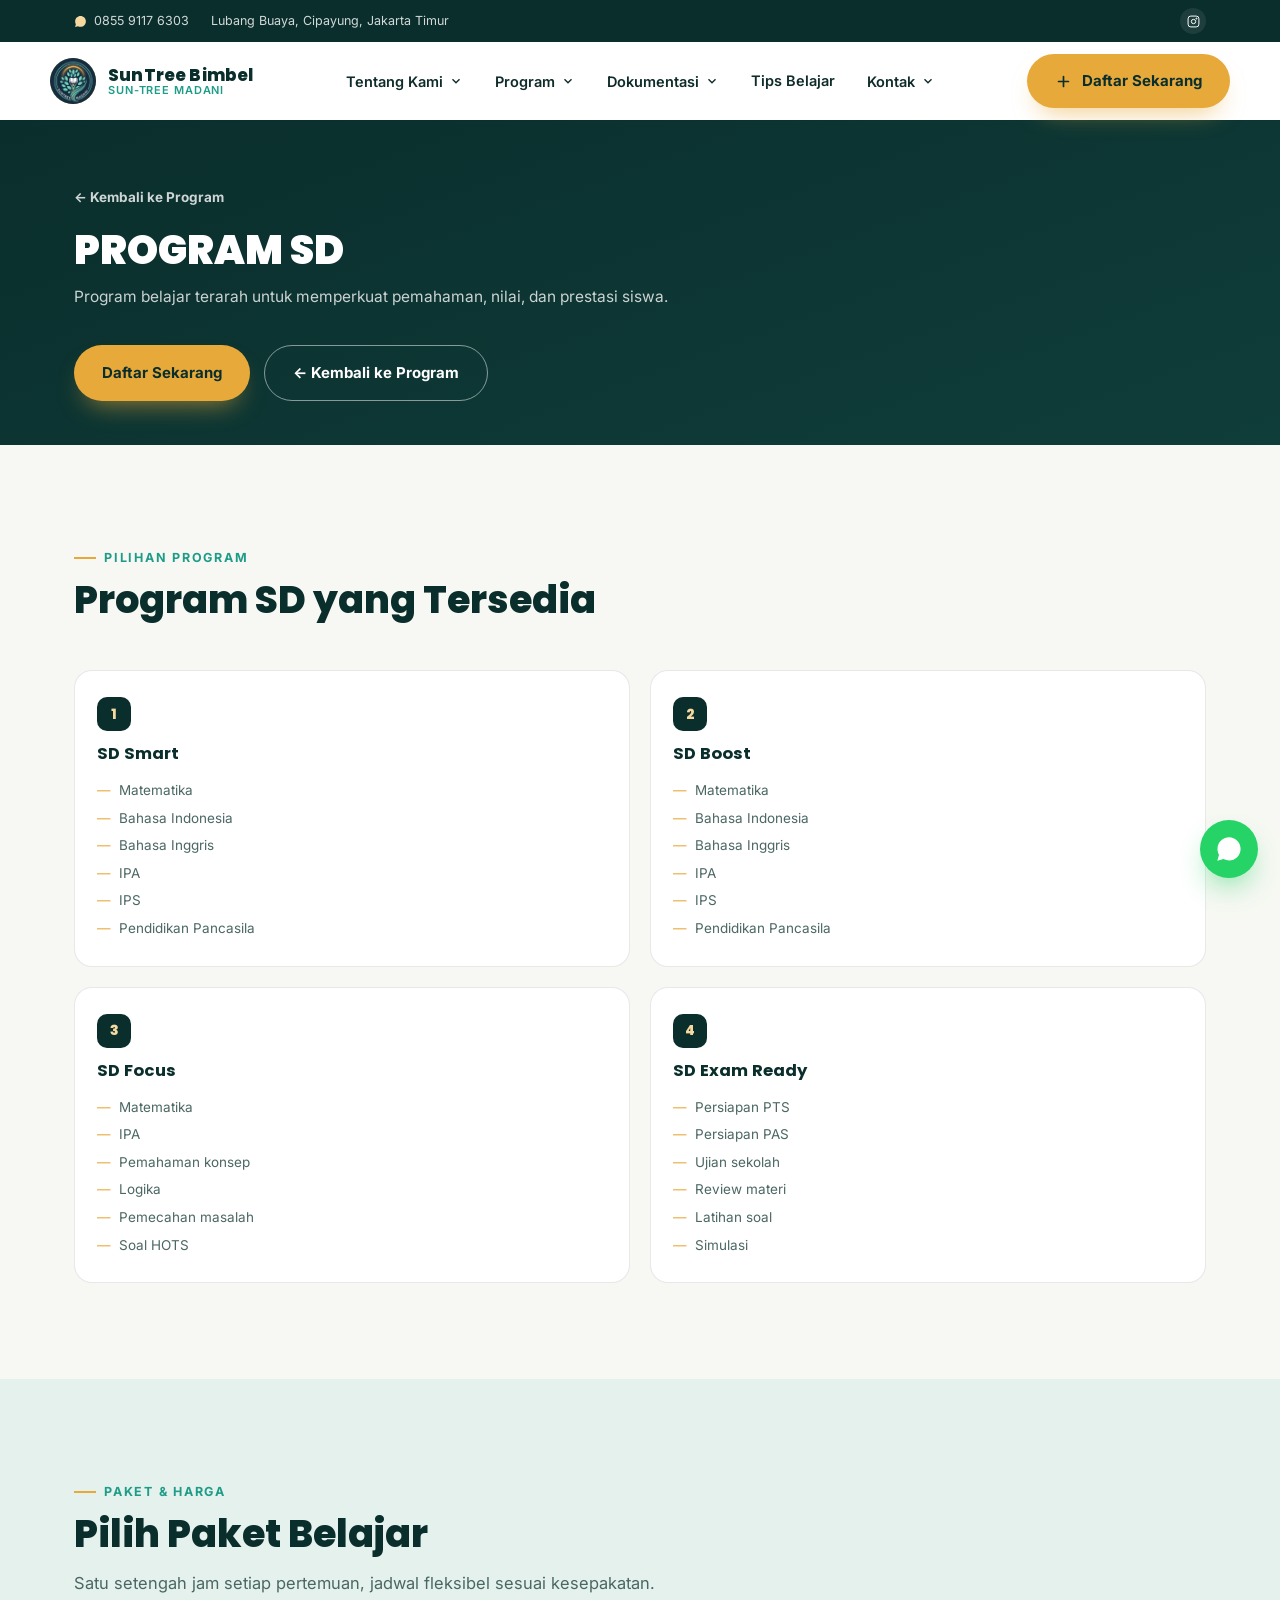
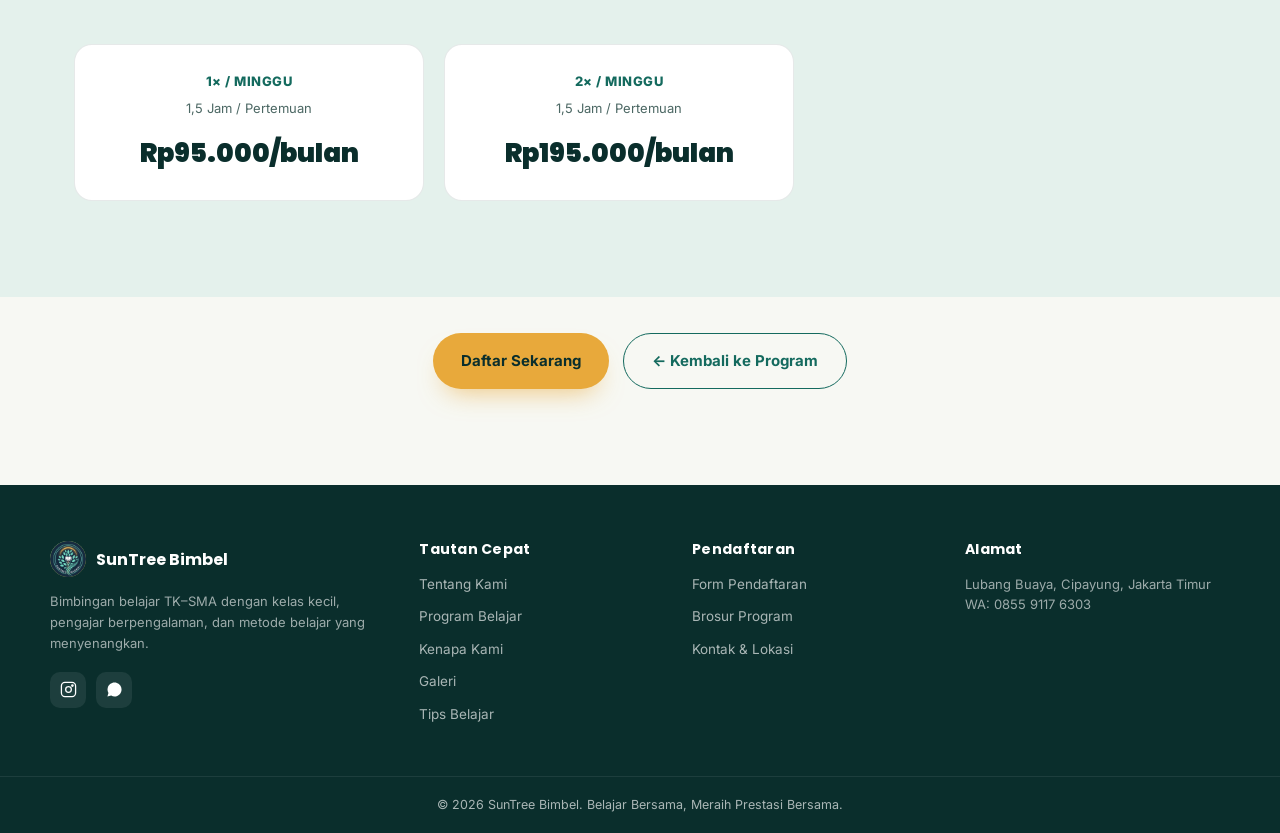
<file: program-sd.html>
<!DOCTYPE html>
<html lang="id">
<head>
<meta charset="UTF-8">
<meta name="viewport" content="width=device-width, initial-scale=1.0">
<title>Program SD — SunTree Bimbel</title>
<meta name="description" content="Program belajar terarah untuk memperkuat pemahaman, nilai, dan prestasi siswa SD di SunTree Bimbel.">
<link rel="canonical" href="https://ferrymyusuffmy-tech.github.io/suntree-bimbel/program-sd.html">
<meta property="og:type" content="website">
<meta property="og:title" content="Program SD — SunTree Bimbel">
<meta property="og:description" content="Program belajar terarah untuk memperkuat pemahaman, nilai, dan prestasi siswa SD di SunTree Bimbel.">
<meta property="og:image" content="https://ferrymyusuffmy-tech.github.io/suntree-bimbel/assets/pamflet-promo.png">
<meta property="og:url" content="https://ferrymyusuffmy-tech.github.io/suntree-bimbel/program-sd.html">
<meta property="og:locale" content="id_ID">
<meta name="twitter:card" content="summary_large_image">
<link rel="preconnect" href="https://fonts.googleapis.com">
<link rel="preconnect" href="https://fonts.gstatic.com" crossorigin>
<link href="https://fonts.googleapis.com/css2?family=Poppins:wght@600;700;800;900&family=Inter:wght@400;500;600;700&display=swap" rel="stylesheet">
<link rel="icon" type="image/x-icon" href="assets/favicon.ico">
<link rel="icon" type="image/png" sizes="32x32" href="assets/favicon-32.png">
<link rel="icon" type="image/png" sizes="16x16" href="assets/favicon-16.png">
<link rel="apple-touch-icon" href="assets/apple-touch-icon.png">
<link rel="icon" type="image/png" sizes="192x192" href="assets/favicon-192.png">
<link rel="stylesheet" href="assets/style.css">
</head>
<body>

<div class="topbar">
  <div class="wrap">
    <div class="topbar-left">
      <a class="wa-link" href="https://wa.me/6285591176303" target="_blank" rel="noopener">
        <svg viewBox="0 0 24 24" fill="currentColor"><path d="M12.04 2C6.58 2 2.13 6.45 2.13 11.91c0 1.75.46 3.45 1.32 4.95L2 22l5.29-1.39a9.9 9.9 0 0 0 4.75 1.21h.01c5.46 0 9.9-4.45 9.9-9.91C21.95 6.45 17.5 2 12.04 2Z"/></svg>
        <span id="topbarWaDisplay">0855 9117 6303</span>
      </a>
      <span class="tb-address" id="topbarAddress">Lubang Buaya, Cipayung, Jakarta Timur</span>
    </div>
    <div class="topbar-social">
      <a id="topbarIg" href="https://instagram.com/sahabatmadani" target="_blank" rel="noopener" aria-label="Instagram">
        <svg viewBox="0 0 24 24" fill="none" stroke="currentColor" stroke-width="1.8"><rect x="2" y="2" width="20" height="20" rx="5"/><circle cx="12" cy="12" r="4"/><circle cx="17.5" cy="6.5" r="1"/></svg>
      </a>
    </div>
  </div>
</div>

<header>
  <div class="wrap nav">
    <a href="index.html#top" class="brand">
      <span class="brand-mark" id="brandMarkHeader">
        <svg viewBox="0 0 24 24" fill="none" xmlns="http://www.w3.org/2000/svg"><path d="M12 2C9 2 7 5 7 8c0 1.4.5 2.6 1.3 3.5C6.9 12.6 6 14.3 6 16c0 3.3 2.7 6 6 6s6-2.7 6-6c0-1.7-.9-3.4-2.3-4.5C16.5 10.6 17 9.4 17 8c0-3-2-6-5-6z" stroke="#F6D9A0" stroke-width="1.4" stroke-linejoin="round"/><path d="M12 22V13" stroke="#F6D9A0" stroke-width="1.4"/></svg>
      </span>
      <span class="brand-text">
        <b>SunTree Bimbel</b>
        <span>Sun-Tree Madani</span>
      </span>
    </a>
    <nav class="nav-links" id="navLinks">
      <div class="nav-item">
        <button class="nav-toggle-item" type="button">
          Tentang Kami
          <svg class="chev" viewBox="0 0 24 24" fill="none" stroke="currentColor" stroke-width="2.4"><path d="M6 9l6 6 6-6"/></svg>
        </button>
        <div class="dropdown-panel">
          <a href="index.html#tentang">Tentang SunTree</a>
          <a href="index.html#kenapa">Kenapa Memilih Kami</a>
          <a href="index.html#tutor">Daftar Tutor</a>
          <a href="index.html#prestasi">Prestasi</a>
          <a href="index.html#prestasi">Testimoni</a>
        </div>
      </div>

      <div class="nav-item">
        <button class="nav-toggle-item" type="button">
          Program
          <svg class="chev" viewBox="0 0 24 24" fill="none" stroke="currentColor" stroke-width="2.4"><path d="M6 9l6 6 6-6"/></svg>
        </button>
        <div class="dropdown-panel mega-panel" id="programMegaMenu">
          <a href="program-tk-paud.html">TK / PAUD</a>
          <a href="program-sd.html">SD</a>
          <a href="program-smp.html">SMP</a>
          <a href="program-sma.html">SMA</a>
          <a class="mega-see-all" href="index.html#program">Lihat Semua Program →</a>
        </div>
      </div>

      <div class="nav-item">
        <button class="nav-toggle-item" type="button">
          Dokumentasi
          <svg class="chev" viewBox="0 0 24 24" fill="none" stroke="currentColor" stroke-width="2.4"><path d="M6 9l6 6 6-6"/></svg>
        </button>
        <div class="dropdown-panel">
          <a href="index.html#galeri">Galeri</a>
          <a href="index.html#brosur">Brosur</a>
          <a href="index.html#kegiatan">Kegiatan</a>
        </div>
      </div>

      <a href="index.html#blog" class="nav-plain-link">Tips Belajar</a>

      <div class="nav-item">
        <button class="nav-toggle-item" type="button">
          Kontak
          <svg class="chev" viewBox="0 0 24 24" fill="none" stroke="currentColor" stroke-width="2.4"><path d="M6 9l6 6 6-6"/></svg>
        </button>
        <div class="dropdown-panel">
          <a href="index.html#kontak">Hubungi Kami</a>
          <a href="index.html#kontak-lokasi">Lokasi</a>
          <a class="wa-link" href="https://wa.me/6285591176303" target="_blank" rel="noopener">WhatsApp</a>
          <a href="index.html#faq">FAQ</a>
        </div>
      </div>
    </nav>
    <div class="nav-cta">
      <a class="btn btn-gold" href="index.html#daftar">
        <svg width="17" height="17" viewBox="0 0 24 24" fill="none" stroke="currentColor" stroke-width="2.4" stroke-linecap="round"><path d="M12 5v14M5 12h14"/></svg>
        <span>Daftar Sekarang</span>
      </a>
      <button class="nav-toggle" id="navToggle" aria-label="Buka menu"><span></span><span></span><span></span></button>
    </div>
  </div>
</header>

<main>

  <!-- DETAIL HERO -->
  <section class="detail-hero">
    <div class="wrap">
      <a class="back-link" href="index.html#program">&larr; Kembali ke Program</a>
      <h1 id="detailTitle">PROGRAM SD</h1>
      <p id="detailIntro">Memuat...</p>
      <div class="detail-cta">
        <a class="btn btn-gold wa-link" id="detailCtaWa" href="https://wa.me/6285591176303?text=Halo%20SunTree%20Bimbel%2C%20saya%20ingin%20daftar%20program%20SD." target="_blank" rel="noopener">Daftar Sekarang</a>
        <a class="btn btn-outline" href="index.html#program">&larr; Kembali ke Program</a>
      </div>
    </div>
  </section>

  <!-- SUB PROGRAM -->
  <section class="section">
    <div class="wrap">
      <div class="section-head">
        <span class="eyebrow">Pilihan Program</span>
        <h2>Program SD yang Tersedia</h2>
      </div>
      <div class="subprogram-grid" id="subprogramGrid"></div>
    </div>
  </section>

  <!-- PRICING -->
  <section class="section pricing-section">
    <div class="wrap">
      <div class="section-head">
        <span class="eyebrow">Paket &amp; Harga</span>
        <h2>Pilih Paket Belajar</h2>
        <p>Satu setengah jam setiap pertemuan, jadwal fleksibel sesuai kesepakatan.</p>
      </div>
      <div class="pricing-grid" id="pricingGrid"></div>
    </div>
  </section>

  <!-- KHUSUS (hanya tampil kalau ada data, misal SMA) -->
  <section class="section" id="khususSection" style="display:none;">
    <div class="wrap">
      <div class="section-head">
        <span class="eyebrow">Program Persiapan Khusus</span>
        <h2>Persiapan TKA &amp; Masuk Perguruan Tinggi</h2>
      </div>
      <div class="khusus-grid" id="khususGrid"></div>
    </div>
  </section>

  <!-- CTA BAWAH -->
  <section class="section" style="padding-top:0;">
    <div class="wrap" style="text-align:center;">
      <div class="detail-cta" style="justify-content:center;">
        <a class="btn btn-gold wa-link" href="https://wa.me/6285591176303?text=Halo%20SunTree%20Bimbel%2C%20saya%20ingin%20daftar%20program%20SD." target="_blank" rel="noopener">Daftar Sekarang</a>
        <a class="btn btn-line" href="index.html#program">&larr; Kembali ke Program</a>
      </div>
    </div>
  </section>


</main>

<footer>
  <div class="wrap footer-grid">
    <div class="footer-col footer-about">
      <div class="footer-brand">
        <span class="brand-mark" id="brandMarkFooter" style="width:36px;height:36px;">
          <svg viewBox="0 0 24 24" fill="none" width="18" height="18" xmlns="http://www.w3.org/2000/svg"><path d="M12 2C9 2 7 5 7 8c0 1.4.5 2.6 1.3 3.5C6.9 12.6 6 14.3 6 16c0 3.3 2.7 6 6 6s6-2.7 6-6c0-1.7-.9-3.4-2.3-4.5C16.5 10.6 17 9.4 17 8c0-3-2-6-5-6z" stroke="#F6D9A0" stroke-width="1.4" stroke-linejoin="round"/></svg>
        </span>
        SunTree Bimbel
      </div>
      <p>Bimbingan belajar TK–SMA dengan kelas kecil, pengajar berpengalaman, dan metode belajar yang menyenangkan.</p>
      <div class="footer-social">
        <a id="footerIg" href="https://instagram.com/sahabatmadani" target="_blank" rel="noopener" aria-label="Instagram">
          <svg viewBox="0 0 24 24" fill="none" stroke="currentColor" stroke-width="1.8"><rect x="2" y="2" width="20" height="20" rx="5"/><circle cx="12" cy="12" r="4"/><circle cx="17.5" cy="6.5" r="1"/></svg>
        </a>
        <a class="wa-link" href="https://wa.me/6285591176303" target="_blank" rel="noopener" aria-label="WhatsApp">
          <svg viewBox="0 0 24 24" fill="currentColor"><path d="M12.04 2C6.58 2 2.13 6.45 2.13 11.91c0 1.75.46 3.45 1.32 4.95L2 22l5.29-1.39a9.9 9.9 0 0 0 4.75 1.21h.01c5.46 0 9.9-4.45 9.9-9.91C21.95 6.45 17.5 2 12.04 2Z"/></svg>
        </a>
      </div>
    </div>
    <div class="footer-col">
      <h4>Tautan Cepat</h4>
      <a href="index.html#tentang">Tentang Kami</a>
      <a href="index.html#program">Program Belajar</a>
      <a href="index.html#kenapa">Kenapa Kami</a>
      <a href="index.html#galeri">Galeri</a>
      <a href="index.html#blog">Tips Belajar</a>
    </div>
    <div class="footer-col">
      <h4>Pendaftaran</h4>
      <a href="index.html#daftar">Form Pendaftaran</a>
      <a href="index.html#brosur">Brosur Program</a>
      <a href="index.html#kontak">Kontak &amp; Lokasi</a>
    </div>
    <div class="footer-col">
      <h4>Alamat</h4>
      <p id="footerAddress">Lubang Buaya, Cipayung, Jakarta Timur</p>
      <p id="footerWaDisplay">WA: 0855 9117 6303</p>
    </div>
  </div>
  <div class="footer-bottom">
    <div class="wrap">© 2026 SunTree Bimbel. Belajar Bersama, Meraih Prestasi Bersama.</div>
  </div>
</footer>

<a class="whatsapp-float wa-link" href="https://wa.me/6285591176303?text=Halo%20SunTree%20Bimbel%2C%20saya%20ingin%20tanya-tanya." target="_blank" rel="noopener" aria-label="Chat via WhatsApp">
  <svg viewBox="0 0 24 24" fill="currentColor"><path d="M12.04 2C6.58 2 2.13 6.45 2.13 11.91c0 1.75.46 3.45 1.32 4.95L2 22l5.29-1.39a9.9 9.9 0 0 0 4.75 1.21h.01c5.46 0 9.9-4.45 9.9-9.91C21.95 6.45 17.5 2 12.04 2Z"/></svg>
</a>

<script>
  const navToggle = document.getElementById('navToggle');
  const navLinks = document.getElementById('navLinks');
  navToggle.addEventListener('click', () => { navLinks.classList.toggle('open'); });

  document.querySelectorAll('.nav-toggle-item').forEach(btn => {
    btn.addEventListener('click', (e) => {
      e.stopPropagation();
      const item = btn.closest('.nav-item');
      const wasOpen = item.classList.contains('open');
      document.querySelectorAll('.nav-item.open').forEach(i => { if (i !== item) i.classList.remove('open'); });
      item.classList.toggle('open', !wasOpen);
    });
  });
  document.addEventListener('click', () => {
    document.querySelectorAll('.nav-item.open').forEach(i => i.classList.remove('open'));
  });
  navLinks.querySelectorAll('a').forEach(a => {
    a.addEventListener('click', () => {
      navLinks.classList.remove('open');
      document.querySelectorAll('.nav-item.open').forEach(i => i.classList.remove('open'));
    });
  });

  // ==== Muat Pengaturan Umum (logo, kontak, topbar, footer) dari data/settings.json ====
  fetch('data/settings.json?_=' + Date.now())
    .then(r => r.json())
    .then(s => {
      if (!s) return;
      const setText = (id, val) => { const el = document.getElementById(id); if (el && val !== undefined) el.textContent = val; };

      if (s.branding && s.branding.logo) {
        const logoHtml = `<img src="${s.branding.logo}" alt="Logo SunTree Bimbel" style="width:100%;height:100%;object-fit:cover;border-radius:50%;">`;
        const h = document.getElementById('brandMarkHeader');
        const f = document.getElementById('brandMarkFooter');
        if (h) h.innerHTML = logoHtml;
        if (f) f.innerHTML = logoHtml;
      }

      if (s.contact) {
        setText('topbarWaDisplay', s.contact.whatsapp_display);
        setText('topbarAddress', s.contact.address);
        setText('footerAddress', s.contact.address);
        if (s.contact.whatsapp_display) setText('footerWaDisplay', 'WA: ' + s.contact.whatsapp_display);
        const topbarIg = document.getElementById('topbarIg');
        if (topbarIg && s.contact.instagram_url) topbarIg.href = s.contact.instagram_url;
        const footerIg = document.getElementById('footerIg');
        if (footerIg && s.contact.instagram_url) footerIg.href = s.contact.instagram_url;
        if (s.contact.whatsapp_number) {
          document.querySelectorAll('.wa-link').forEach(a => {
            const url = new URL(a.href);
            url.pathname = '/' + s.contact.whatsapp_number;
            a.href = url.toString();
          });
        }
      }
    })
    .catch(() => { /* biarkan bawaan jika file belum ada */ });

  // ==== Muat detail program SD dari data/program-sd.json ====
  fetch('data/program-sd.json?_=' + Date.now())
    .then(r => r.json())
    .then(d => {
      if (!d) return;
      const setText = (id, val) => { const el = document.getElementById(id); if (el && val !== undefined) el.textContent = val; };
      setText('detailTitle', d.title);
      setText('detailIntro', d.intro);

      const subGrid = document.getElementById('subprogramGrid');
      if (subGrid && d.programs) {
        subGrid.innerHTML = d.programs.map((p, i) => `
          <div class="program-card">
            <div class="program-num">${i + 1}</div>
            <h3>${p.name || ''}</h3>
            <ul>${(p.focus || []).map(f => `<li>${f}</li>`).join('')}</ul>
          </div>
        `).join('');
      }

      const priceGrid = document.getElementById('pricingGrid');
      if (priceGrid) {
        priceGrid.innerHTML = `
          <div class="pricing-card">
            <div class="freq">${d.paket1_freq || ''}</div>
            <div class="dur">${d.paket1_dur || ''}</div>
            <div class="amount">${d.paket1_price || ''}</div>
          </div>
          <div class="pricing-card">
            <div class="freq">${d.paket2_freq || ''}</div>
            <div class="dur">${d.paket2_dur || ''}</div>
            <div class="amount">${d.paket2_price || ''}</div>
          </div>
        `;
      }

      if (d.khusus && d.khusus.length) {
        document.getElementById('khususSection').style.display = '';
        document.getElementById('khususGrid').innerHTML = d.khusus.map(k => `
          <div class="khusus-card">
            <h3>${k.name || ''}</h3>
            <p style="font-size:13.5px;color:var(--ink-soft);">${k.desc || ''}</p>
            <ul style="display:flex;flex-direction:column;gap:6px;">${(k.materi || []).map(m => `<li style="font-size:13px;color:var(--ink-soft);">— ${m}</li>`).join('')}</ul>
            <div class="khusus-meta"><span>📅 ${k.freq || ''}</span><span>⏰ ${k.dur || ''}</span></div>
            <div class="khusus-price">${k.price || ''}</div>
          </div>
        `).join('');
      }
    })
    .catch(() => { /* biarkan bawaan jika file belum ada */ });
</script>
</body>
</html>
</file>
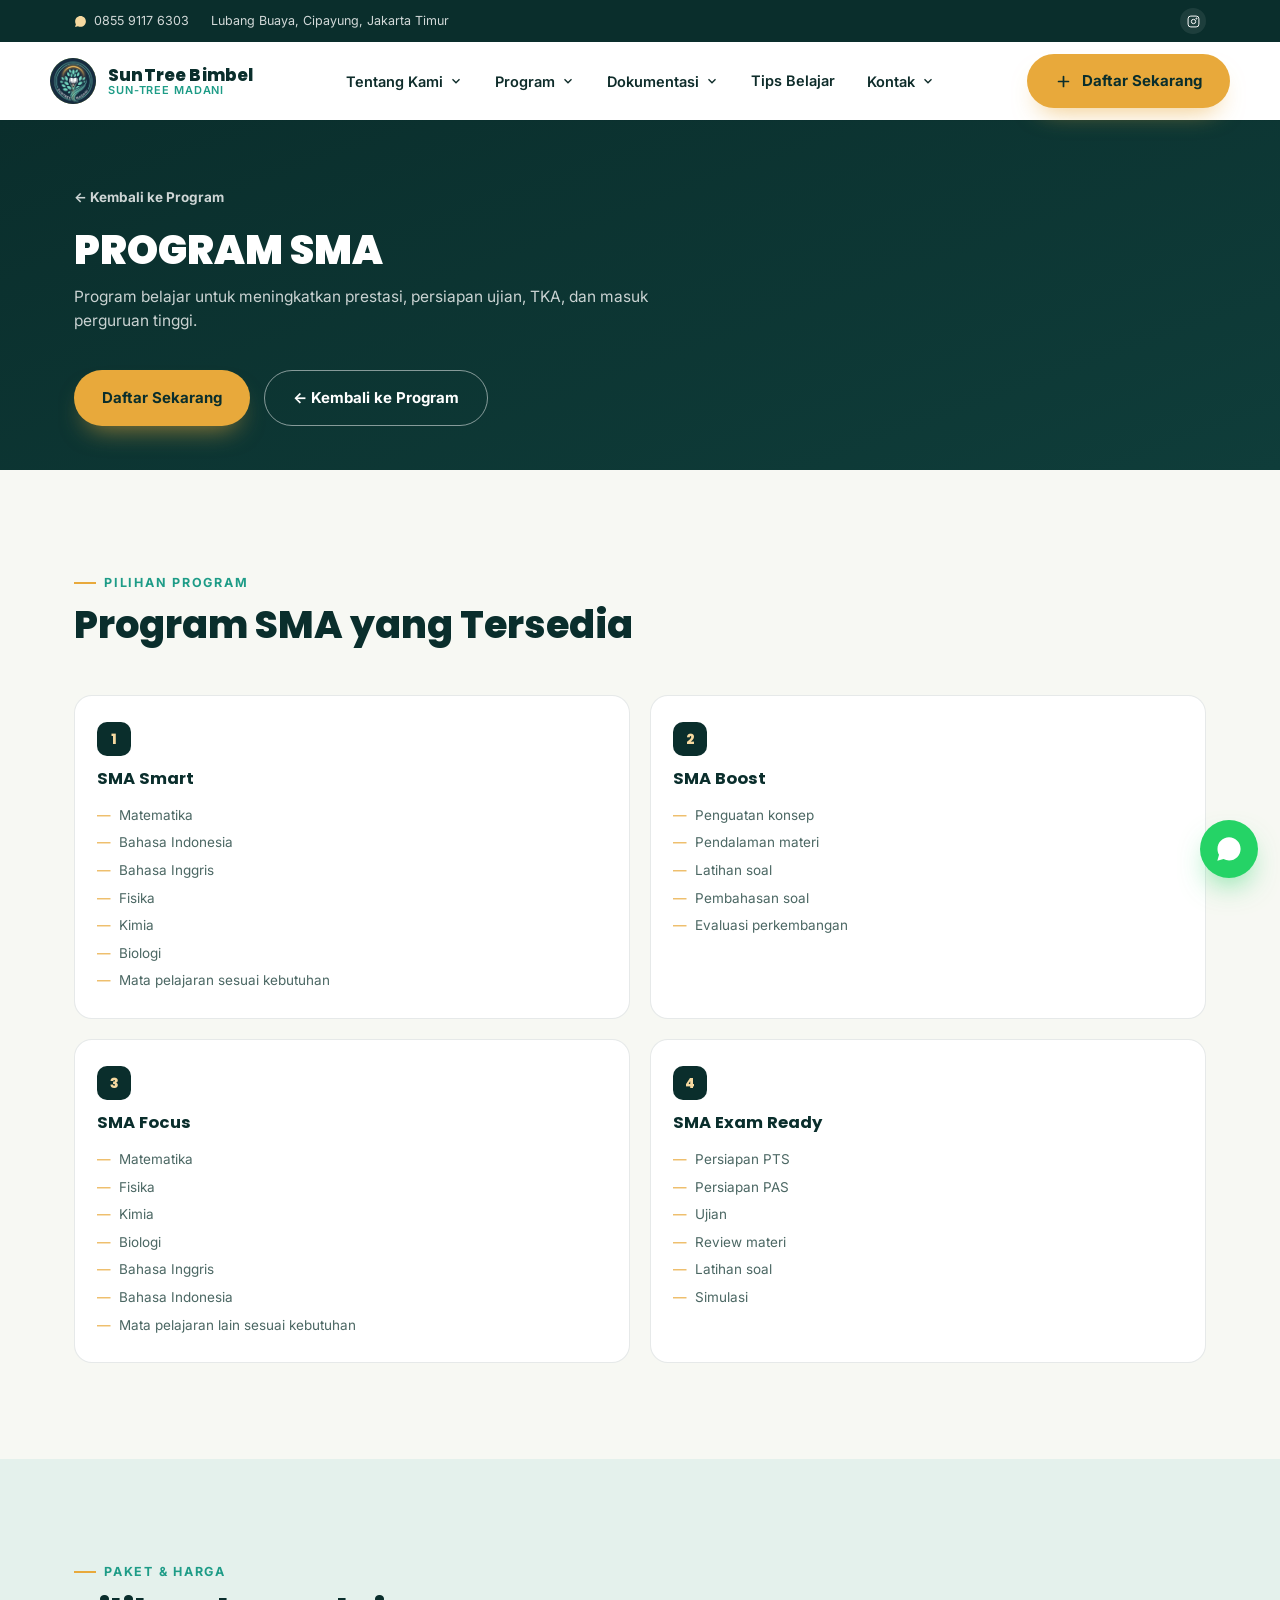
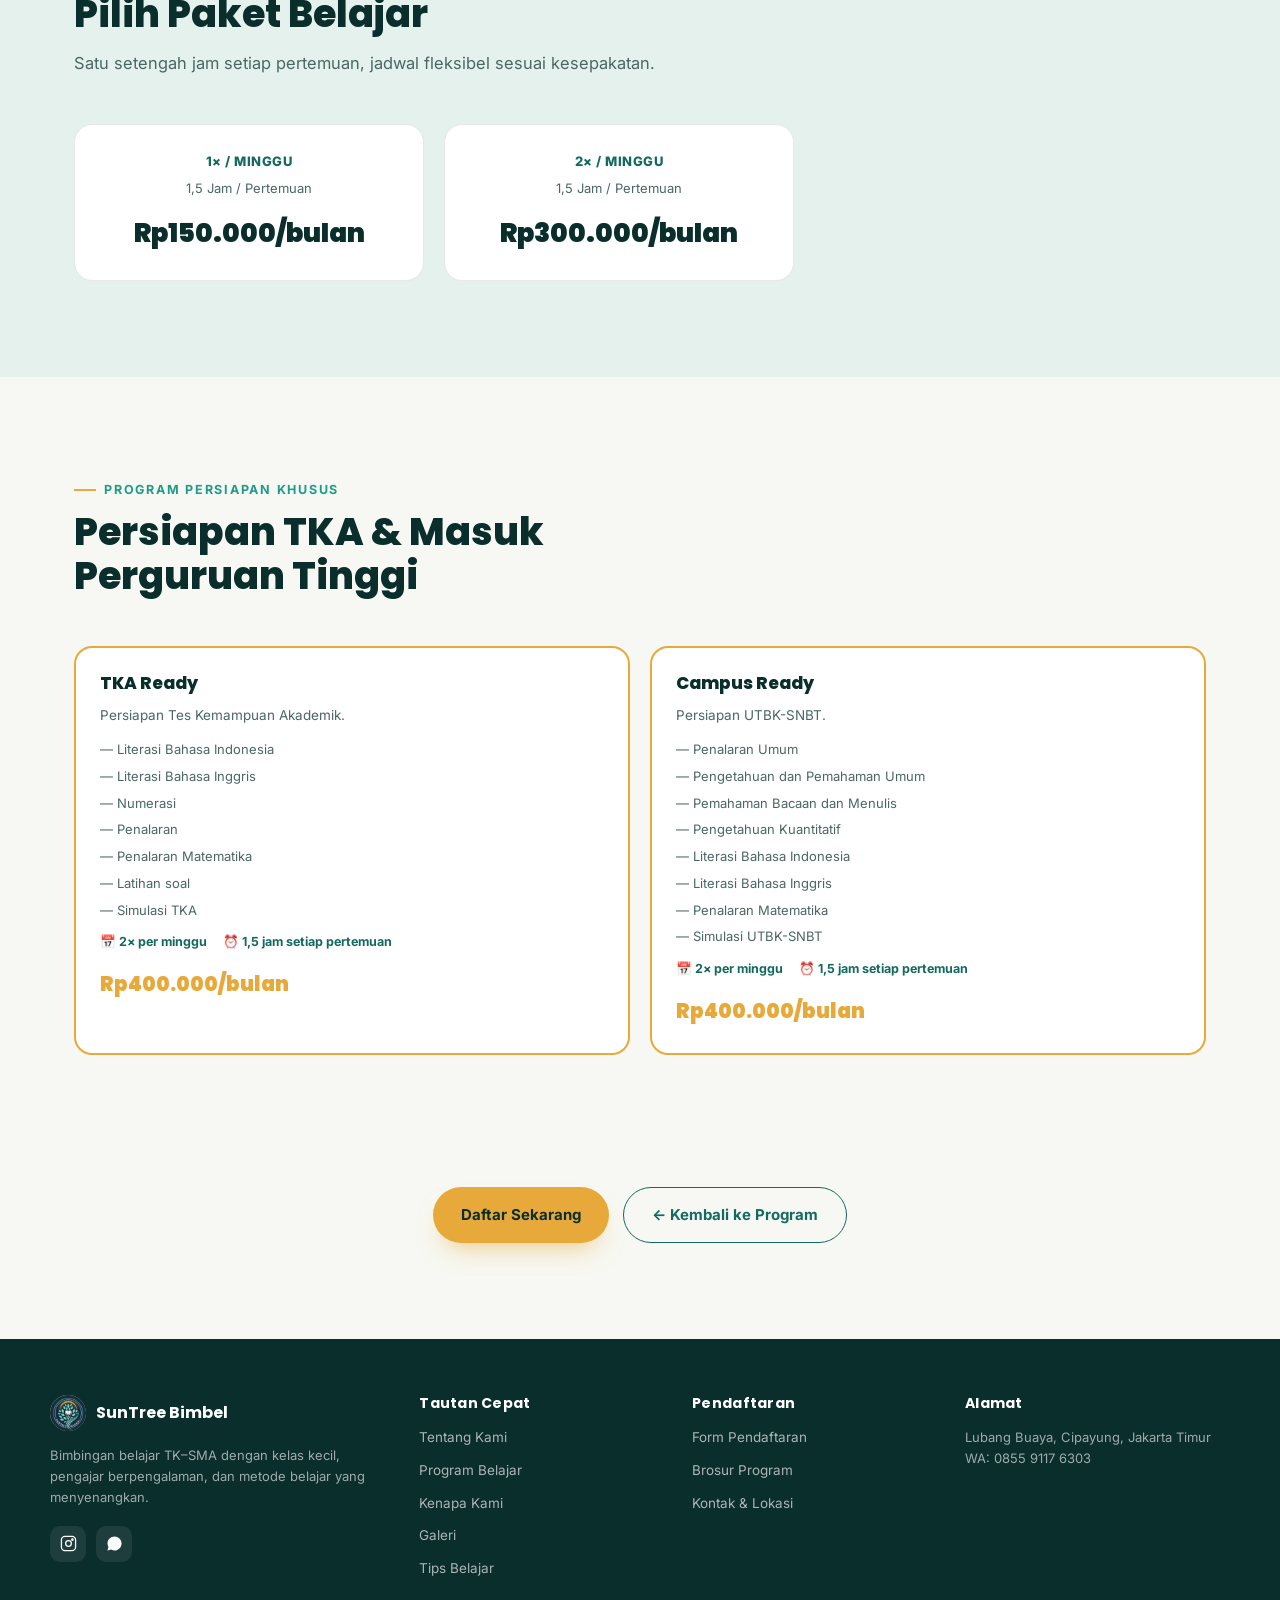
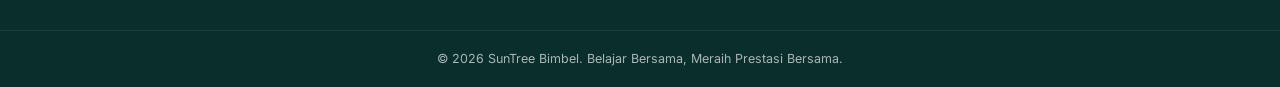
<file: program-sma.html>
<!DOCTYPE html>
<html lang="id">
<head>
<meta charset="UTF-8">
<meta name="viewport" content="width=device-width, initial-scale=1.0">
<title>Program SMA — SunTree Bimbel</title>
<meta name="description" content="Program belajar untuk meningkatkan prestasi, persiapan ujian, TKA, dan masuk perguruan tinggi untuk siswa SMA di SunTree Bimbel.">
<link rel="canonical" href="https://ferrymyusuffmy-tech.github.io/suntree-bimbel/program-sma.html">
<meta property="og:type" content="website">
<meta property="og:title" content="Program SMA — SunTree Bimbel">
<meta property="og:description" content="Program belajar untuk meningkatkan prestasi, persiapan ujian, TKA, dan masuk perguruan tinggi untuk siswa SMA di SunTree Bimbel.">
<meta property="og:image" content="https://ferrymyusuffmy-tech.github.io/suntree-bimbel/assets/pamflet-promo.png">
<meta property="og:url" content="https://ferrymyusuffmy-tech.github.io/suntree-bimbel/program-sma.html">
<meta property="og:locale" content="id_ID">
<meta name="twitter:card" content="summary_large_image">
<link rel="preconnect" href="https://fonts.googleapis.com">
<link rel="preconnect" href="https://fonts.gstatic.com" crossorigin>
<link href="https://fonts.googleapis.com/css2?family=Poppins:wght@600;700;800;900&family=Inter:wght@400;500;600;700&display=swap" rel="stylesheet">
<link rel="icon" type="image/x-icon" href="assets/favicon.ico">
<link rel="icon" type="image/png" sizes="32x32" href="assets/favicon-32.png">
<link rel="icon" type="image/png" sizes="16x16" href="assets/favicon-16.png">
<link rel="apple-touch-icon" href="assets/apple-touch-icon.png">
<link rel="icon" type="image/png" sizes="192x192" href="assets/favicon-192.png">
<link rel="stylesheet" href="assets/style.css">
</head>
<body>

<div class="topbar">
  <div class="wrap">
    <div class="topbar-left">
      <a class="wa-link" href="https://wa.me/6285591176303" target="_blank" rel="noopener">
        <svg viewBox="0 0 24 24" fill="currentColor"><path d="M12.04 2C6.58 2 2.13 6.45 2.13 11.91c0 1.75.46 3.45 1.32 4.95L2 22l5.29-1.39a9.9 9.9 0 0 0 4.75 1.21h.01c5.46 0 9.9-4.45 9.9-9.91C21.95 6.45 17.5 2 12.04 2Z"/></svg>
        <span id="topbarWaDisplay">0855 9117 6303</span>
      </a>
      <span class="tb-address" id="topbarAddress">Lubang Buaya, Cipayung, Jakarta Timur</span>
    </div>
    <div class="topbar-social">
      <a id="topbarIg" href="https://instagram.com/sahabatmadani" target="_blank" rel="noopener" aria-label="Instagram">
        <svg viewBox="0 0 24 24" fill="none" stroke="currentColor" stroke-width="1.8"><rect x="2" y="2" width="20" height="20" rx="5"/><circle cx="12" cy="12" r="4"/><circle cx="17.5" cy="6.5" r="1"/></svg>
      </a>
    </div>
  </div>
</div>

<header>
  <div class="wrap nav">
    <a href="index.html#top" class="brand">
      <span class="brand-mark" id="brandMarkHeader">
        <svg viewBox="0 0 24 24" fill="none" xmlns="http://www.w3.org/2000/svg"><path d="M12 2C9 2 7 5 7 8c0 1.4.5 2.6 1.3 3.5C6.9 12.6 6 14.3 6 16c0 3.3 2.7 6 6 6s6-2.7 6-6c0-1.7-.9-3.4-2.3-4.5C16.5 10.6 17 9.4 17 8c0-3-2-6-5-6z" stroke="#F6D9A0" stroke-width="1.4" stroke-linejoin="round"/><path d="M12 22V13" stroke="#F6D9A0" stroke-width="1.4"/></svg>
      </span>
      <span class="brand-text">
        <b>SunTree Bimbel</b>
        <span>Sun-Tree Madani</span>
      </span>
    </a>
    <nav class="nav-links" id="navLinks">
      <div class="nav-item">
        <button class="nav-toggle-item" type="button">
          Tentang Kami
          <svg class="chev" viewBox="0 0 24 24" fill="none" stroke="currentColor" stroke-width="2.4"><path d="M6 9l6 6 6-6"/></svg>
        </button>
        <div class="dropdown-panel">
          <a href="index.html#tentang">Tentang SunTree</a>
          <a href="index.html#kenapa">Kenapa Memilih Kami</a>
          <a href="index.html#tutor">Daftar Tutor</a>
          <a href="index.html#prestasi">Prestasi</a>
          <a href="index.html#prestasi">Testimoni</a>
        </div>
      </div>

      <div class="nav-item">
        <button class="nav-toggle-item" type="button">
          Program
          <svg class="chev" viewBox="0 0 24 24" fill="none" stroke="currentColor" stroke-width="2.4"><path d="M6 9l6 6 6-6"/></svg>
        </button>
        <div class="dropdown-panel mega-panel" id="programMegaMenu">
          <a href="program-tk-paud.html">TK / PAUD</a>
          <a href="program-sd.html">SD</a>
          <a href="program-smp.html">SMP</a>
          <a href="program-sma.html">SMA</a>
          <a class="mega-see-all" href="index.html#program">Lihat Semua Program →</a>
        </div>
      </div>

      <div class="nav-item">
        <button class="nav-toggle-item" type="button">
          Dokumentasi
          <svg class="chev" viewBox="0 0 24 24" fill="none" stroke="currentColor" stroke-width="2.4"><path d="M6 9l6 6 6-6"/></svg>
        </button>
        <div class="dropdown-panel">
          <a href="index.html#galeri">Galeri</a>
          <a href="index.html#brosur">Brosur</a>
          <a href="index.html#kegiatan">Kegiatan</a>
        </div>
      </div>

      <a href="index.html#blog" class="nav-plain-link">Tips Belajar</a>

      <div class="nav-item">
        <button class="nav-toggle-item" type="button">
          Kontak
          <svg class="chev" viewBox="0 0 24 24" fill="none" stroke="currentColor" stroke-width="2.4"><path d="M6 9l6 6 6-6"/></svg>
        </button>
        <div class="dropdown-panel">
          <a href="index.html#kontak">Hubungi Kami</a>
          <a href="index.html#kontak-lokasi">Lokasi</a>
          <a class="wa-link" href="https://wa.me/6285591176303" target="_blank" rel="noopener">WhatsApp</a>
          <a href="index.html#faq">FAQ</a>
        </div>
      </div>
    </nav>
    <div class="nav-cta">
      <a class="btn btn-gold" href="index.html#daftar">
        <svg width="17" height="17" viewBox="0 0 24 24" fill="none" stroke="currentColor" stroke-width="2.4" stroke-linecap="round"><path d="M12 5v14M5 12h14"/></svg>
        <span>Daftar Sekarang</span>
      </a>
      <button class="nav-toggle" id="navToggle" aria-label="Buka menu"><span></span><span></span><span></span></button>
    </div>
  </div>
</header>

<main>

  <!-- DETAIL HERO -->
  <section class="detail-hero">
    <div class="wrap">
      <a class="back-link" href="index.html#program">&larr; Kembali ke Program</a>
      <h1 id="detailTitle">PROGRAM SMA</h1>
      <p id="detailIntro">Memuat...</p>
      <div class="detail-cta">
        <a class="btn btn-gold wa-link" id="detailCtaWa" href="https://wa.me/6285591176303?text=Halo%20SunTree%20Bimbel%2C%20saya%20ingin%20daftar%20program%20SMA." target="_blank" rel="noopener">Daftar Sekarang</a>
        <a class="btn btn-outline" href="index.html#program">&larr; Kembali ke Program</a>
      </div>
    </div>
  </section>

  <!-- SUB PROGRAM -->
  <section class="section">
    <div class="wrap">
      <div class="section-head">
        <span class="eyebrow">Pilihan Program</span>
        <h2>Program SMA yang Tersedia</h2>
      </div>
      <div class="subprogram-grid" id="subprogramGrid"></div>
    </div>
  </section>

  <!-- PRICING -->
  <section class="section pricing-section">
    <div class="wrap">
      <div class="section-head">
        <span class="eyebrow">Paket &amp; Harga</span>
        <h2>Pilih Paket Belajar</h2>
        <p>Satu setengah jam setiap pertemuan, jadwal fleksibel sesuai kesepakatan.</p>
      </div>
      <div class="pricing-grid" id="pricingGrid"></div>
    </div>
  </section>

  <!-- KHUSUS (hanya tampil kalau ada data, misal SMA) -->
  <section class="section" id="khususSection" style="display:none;">
    <div class="wrap">
      <div class="section-head">
        <span class="eyebrow">Program Persiapan Khusus</span>
        <h2>Persiapan TKA &amp; Masuk Perguruan Tinggi</h2>
      </div>
      <div class="khusus-grid" id="khususGrid"></div>
    </div>
  </section>

  <!-- CTA BAWAH -->
  <section class="section" style="padding-top:0;">
    <div class="wrap" style="text-align:center;">
      <div class="detail-cta" style="justify-content:center;">
        <a class="btn btn-gold wa-link" href="https://wa.me/6285591176303?text=Halo%20SunTree%20Bimbel%2C%20saya%20ingin%20daftar%20program%20SMA." target="_blank" rel="noopener">Daftar Sekarang</a>
        <a class="btn btn-line" href="index.html#program">&larr; Kembali ke Program</a>
      </div>
    </div>
  </section>


</main>

<footer>
  <div class="wrap footer-grid">
    <div class="footer-col footer-about">
      <div class="footer-brand">
        <span class="brand-mark" id="brandMarkFooter" style="width:36px;height:36px;">
          <svg viewBox="0 0 24 24" fill="none" width="18" height="18" xmlns="http://www.w3.org/2000/svg"><path d="M12 2C9 2 7 5 7 8c0 1.4.5 2.6 1.3 3.5C6.9 12.6 6 14.3 6 16c0 3.3 2.7 6 6 6s6-2.7 6-6c0-1.7-.9-3.4-2.3-4.5C16.5 10.6 17 9.4 17 8c0-3-2-6-5-6z" stroke="#F6D9A0" stroke-width="1.4" stroke-linejoin="round"/></svg>
        </span>
        SunTree Bimbel
      </div>
      <p>Bimbingan belajar TK–SMA dengan kelas kecil, pengajar berpengalaman, dan metode belajar yang menyenangkan.</p>
      <div class="footer-social">
        <a id="footerIg" href="https://instagram.com/sahabatmadani" target="_blank" rel="noopener" aria-label="Instagram">
          <svg viewBox="0 0 24 24" fill="none" stroke="currentColor" stroke-width="1.8"><rect x="2" y="2" width="20" height="20" rx="5"/><circle cx="12" cy="12" r="4"/><circle cx="17.5" cy="6.5" r="1"/></svg>
        </a>
        <a class="wa-link" href="https://wa.me/6285591176303" target="_blank" rel="noopener" aria-label="WhatsApp">
          <svg viewBox="0 0 24 24" fill="currentColor"><path d="M12.04 2C6.58 2 2.13 6.45 2.13 11.91c0 1.75.46 3.45 1.32 4.95L2 22l5.29-1.39a9.9 9.9 0 0 0 4.75 1.21h.01c5.46 0 9.9-4.45 9.9-9.91C21.95 6.45 17.5 2 12.04 2Z"/></svg>
        </a>
      </div>
    </div>
    <div class="footer-col">
      <h4>Tautan Cepat</h4>
      <a href="index.html#tentang">Tentang Kami</a>
      <a href="index.html#program">Program Belajar</a>
      <a href="index.html#kenapa">Kenapa Kami</a>
      <a href="index.html#galeri">Galeri</a>
      <a href="index.html#blog">Tips Belajar</a>
    </div>
    <div class="footer-col">
      <h4>Pendaftaran</h4>
      <a href="index.html#daftar">Form Pendaftaran</a>
      <a href="index.html#brosur">Brosur Program</a>
      <a href="index.html#kontak">Kontak &amp; Lokasi</a>
    </div>
    <div class="footer-col">
      <h4>Alamat</h4>
      <p id="footerAddress">Lubang Buaya, Cipayung, Jakarta Timur</p>
      <p id="footerWaDisplay">WA: 0855 9117 6303</p>
    </div>
  </div>
  <div class="footer-bottom">
    <div class="wrap">© 2026 SunTree Bimbel. Belajar Bersama, Meraih Prestasi Bersama.</div>
  </div>
</footer>

<a class="whatsapp-float wa-link" href="https://wa.me/6285591176303?text=Halo%20SunTree%20Bimbel%2C%20saya%20ingin%20tanya-tanya." target="_blank" rel="noopener" aria-label="Chat via WhatsApp">
  <svg viewBox="0 0 24 24" fill="currentColor"><path d="M12.04 2C6.58 2 2.13 6.45 2.13 11.91c0 1.75.46 3.45 1.32 4.95L2 22l5.29-1.39a9.9 9.9 0 0 0 4.75 1.21h.01c5.46 0 9.9-4.45 9.9-9.91C21.95 6.45 17.5 2 12.04 2Z"/></svg>
</a>

<script>
  const navToggle = document.getElementById('navToggle');
  const navLinks = document.getElementById('navLinks');
  navToggle.addEventListener('click', () => { navLinks.classList.toggle('open'); });

  document.querySelectorAll('.nav-toggle-item').forEach(btn => {
    btn.addEventListener('click', (e) => {
      e.stopPropagation();
      const item = btn.closest('.nav-item');
      const wasOpen = item.classList.contains('open');
      document.querySelectorAll('.nav-item.open').forEach(i => { if (i !== item) i.classList.remove('open'); });
      item.classList.toggle('open', !wasOpen);
    });
  });
  document.addEventListener('click', () => {
    document.querySelectorAll('.nav-item.open').forEach(i => i.classList.remove('open'));
  });
  navLinks.querySelectorAll('a').forEach(a => {
    a.addEventListener('click', () => {
      navLinks.classList.remove('open');
      document.querySelectorAll('.nav-item.open').forEach(i => i.classList.remove('open'));
    });
  });

  // ==== Muat Pengaturan Umum (logo, kontak, topbar, footer) dari data/settings.json ====
  fetch('data/settings.json?_=' + Date.now())
    .then(r => r.json())
    .then(s => {
      if (!s) return;
      const setText = (id, val) => { const el = document.getElementById(id); if (el && val !== undefined) el.textContent = val; };

      if (s.branding && s.branding.logo) {
        const logoHtml = `<img src="${s.branding.logo}" alt="Logo SunTree Bimbel" style="width:100%;height:100%;object-fit:cover;border-radius:50%;">`;
        const h = document.getElementById('brandMarkHeader');
        const f = document.getElementById('brandMarkFooter');
        if (h) h.innerHTML = logoHtml;
        if (f) f.innerHTML = logoHtml;
      }

      if (s.contact) {
        setText('topbarWaDisplay', s.contact.whatsapp_display);
        setText('topbarAddress', s.contact.address);
        setText('footerAddress', s.contact.address);
        if (s.contact.whatsapp_display) setText('footerWaDisplay', 'WA: ' + s.contact.whatsapp_display);
        const topbarIg = document.getElementById('topbarIg');
        if (topbarIg && s.contact.instagram_url) topbarIg.href = s.contact.instagram_url;
        const footerIg = document.getElementById('footerIg');
        if (footerIg && s.contact.instagram_url) footerIg.href = s.contact.instagram_url;
        if (s.contact.whatsapp_number) {
          document.querySelectorAll('.wa-link').forEach(a => {
            const url = new URL(a.href);
            url.pathname = '/' + s.contact.whatsapp_number;
            a.href = url.toString();
          });
        }
      }
    })
    .catch(() => { /* biarkan bawaan jika file belum ada */ });

  // ==== Muat detail program SMA dari data/program-sma.json ====
  fetch('data/program-sma.json?_=' + Date.now())
    .then(r => r.json())
    .then(d => {
      if (!d) return;
      const setText = (id, val) => { const el = document.getElementById(id); if (el && val !== undefined) el.textContent = val; };
      setText('detailTitle', d.title);
      setText('detailIntro', d.intro);

      const subGrid = document.getElementById('subprogramGrid');
      if (subGrid && d.programs) {
        subGrid.innerHTML = d.programs.map((p, i) => `
          <div class="program-card">
            <div class="program-num">${i + 1}</div>
            <h3>${p.name || ''}</h3>
            <ul>${(p.focus || []).map(f => `<li>${f}</li>`).join('')}</ul>
          </div>
        `).join('');
      }

      const priceGrid = document.getElementById('pricingGrid');
      if (priceGrid) {
        priceGrid.innerHTML = `
          <div class="pricing-card">
            <div class="freq">${d.paket1_freq || ''}</div>
            <div class="dur">${d.paket1_dur || ''}</div>
            <div class="amount">${d.paket1_price || ''}</div>
          </div>
          <div class="pricing-card">
            <div class="freq">${d.paket2_freq || ''}</div>
            <div class="dur">${d.paket2_dur || ''}</div>
            <div class="amount">${d.paket2_price || ''}</div>
          </div>
        `;
      }

      if (d.khusus && d.khusus.length) {
        document.getElementById('khususSection').style.display = '';
        document.getElementById('khususGrid').innerHTML = d.khusus.map(k => `
          <div class="khusus-card">
            <h3>${k.name || ''}</h3>
            <p style="font-size:13.5px;color:var(--ink-soft);">${k.desc || ''}</p>
            <ul style="display:flex;flex-direction:column;gap:6px;">${(k.materi || []).map(m => `<li style="font-size:13px;color:var(--ink-soft);">— ${m}</li>`).join('')}</ul>
            <div class="khusus-meta"><span>📅 ${k.freq || ''}</span><span>⏰ ${k.dur || ''}</span></div>
            <div class="khusus-price">${k.price || ''}</div>
          </div>
        `).join('');
      }
    })
    .catch(() => { /* biarkan bawaan jika file belum ada */ });
</script>
</body>
</html>
</file>
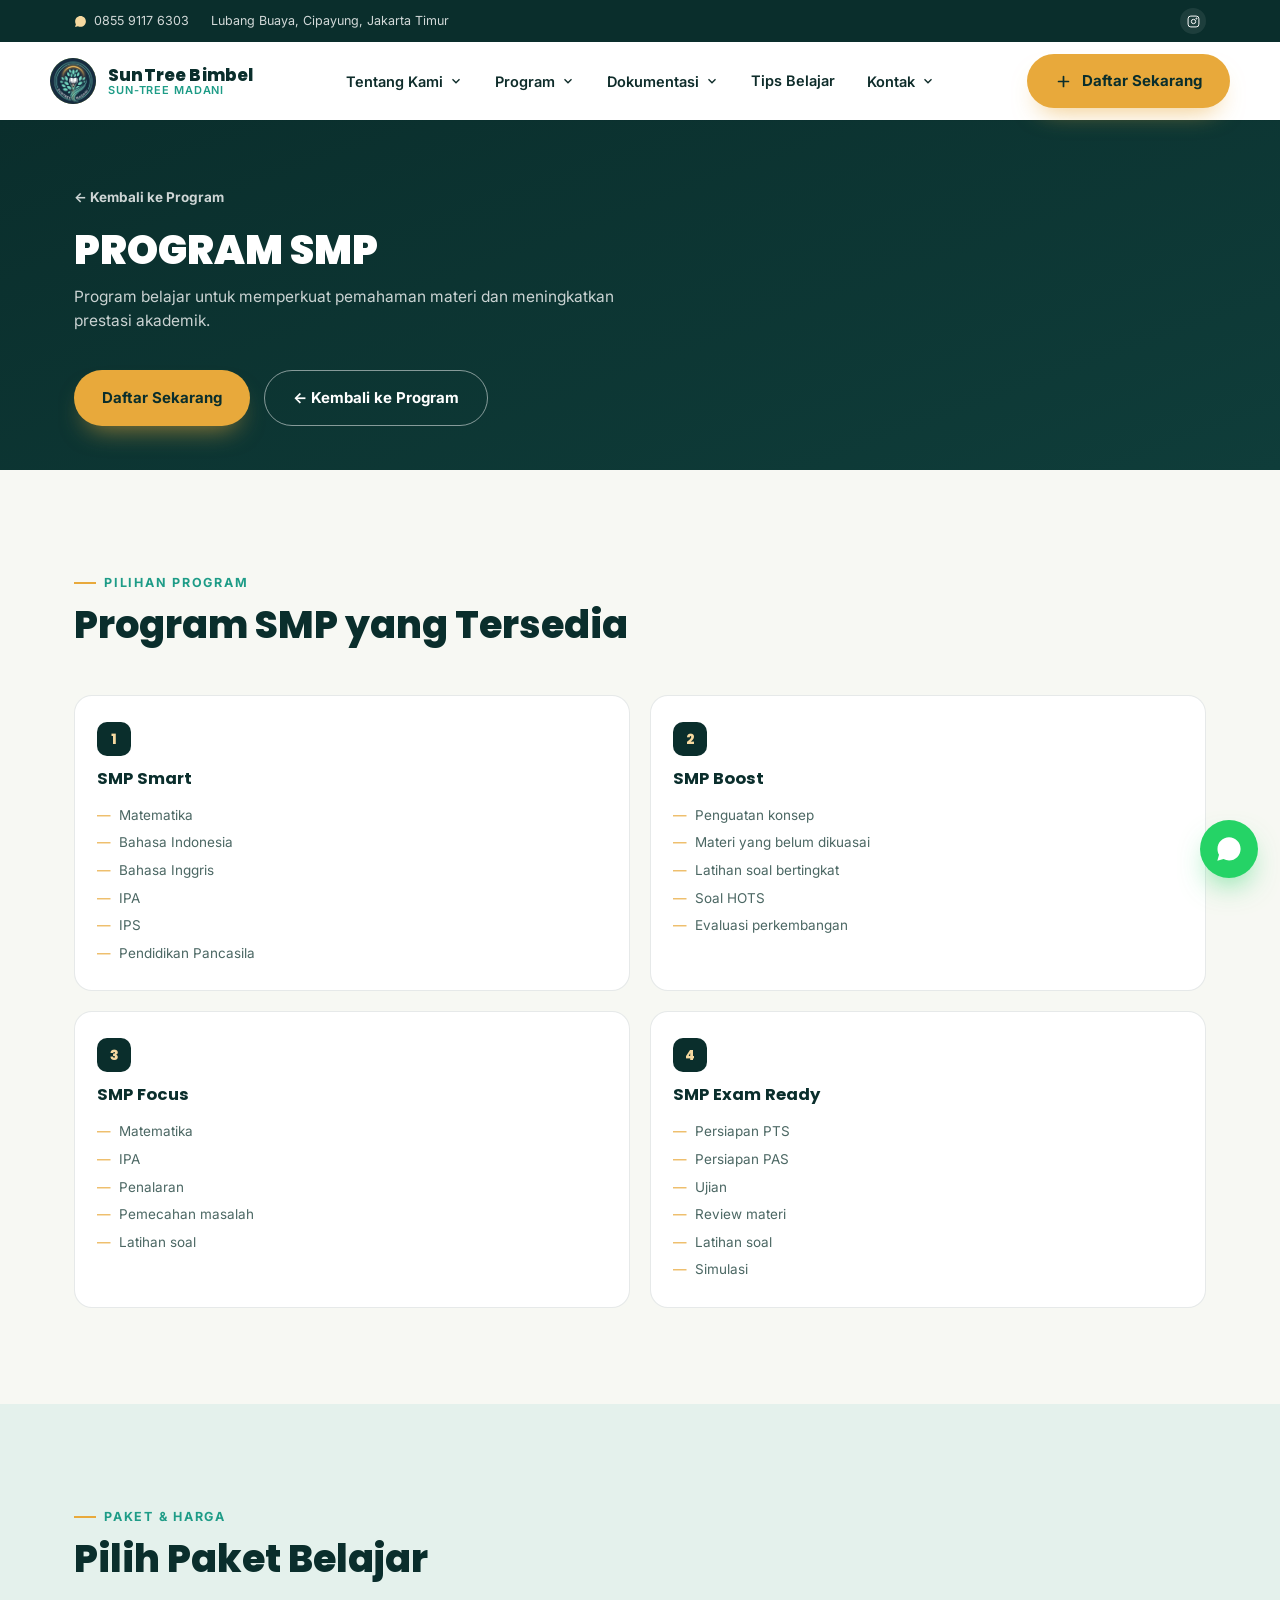
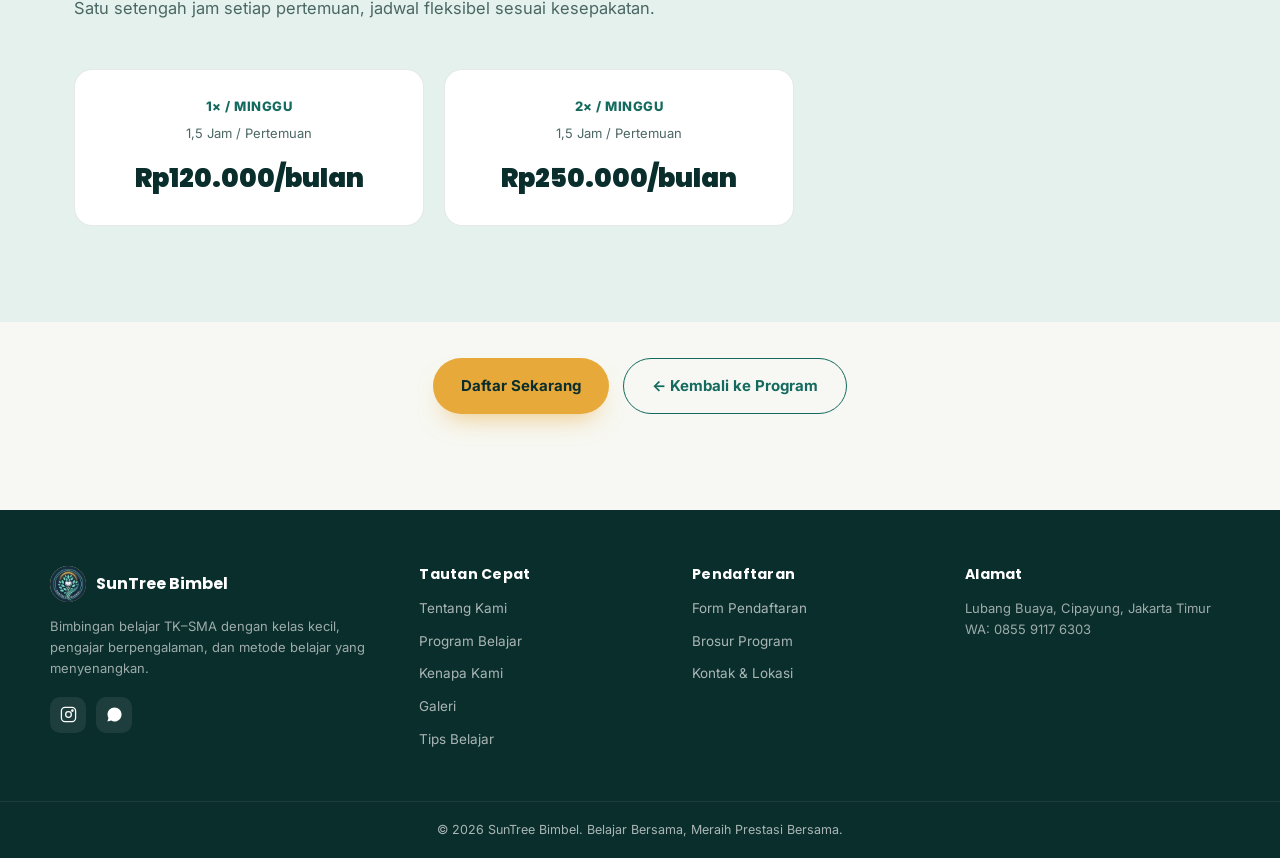
<file: program-smp.html>
<!DOCTYPE html>
<html lang="id">
<head>
<meta charset="UTF-8">
<meta name="viewport" content="width=device-width, initial-scale=1.0">
<title>Program SMP — SunTree Bimbel</title>
<meta name="description" content="Program belajar untuk memperkuat pemahaman materi dan meningkatkan prestasi akademik siswa SMP di SunTree Bimbel.">
<link rel="canonical" href="https://ferrymyusuffmy-tech.github.io/suntree-bimbel/program-smp.html">
<meta property="og:type" content="website">
<meta property="og:title" content="Program SMP — SunTree Bimbel">
<meta property="og:description" content="Program belajar untuk memperkuat pemahaman materi dan meningkatkan prestasi akademik siswa SMP di SunTree Bimbel.">
<meta property="og:image" content="https://ferrymyusuffmy-tech.github.io/suntree-bimbel/assets/pamflet-promo.png">
<meta property="og:url" content="https://ferrymyusuffmy-tech.github.io/suntree-bimbel/program-smp.html">
<meta property="og:locale" content="id_ID">
<meta name="twitter:card" content="summary_large_image">
<link rel="preconnect" href="https://fonts.googleapis.com">
<link rel="preconnect" href="https://fonts.gstatic.com" crossorigin>
<link href="https://fonts.googleapis.com/css2?family=Poppins:wght@600;700;800;900&family=Inter:wght@400;500;600;700&display=swap" rel="stylesheet">
<link rel="icon" type="image/x-icon" href="assets/favicon.ico">
<link rel="icon" type="image/png" sizes="32x32" href="assets/favicon-32.png">
<link rel="icon" type="image/png" sizes="16x16" href="assets/favicon-16.png">
<link rel="apple-touch-icon" href="assets/apple-touch-icon.png">
<link rel="icon" type="image/png" sizes="192x192" href="assets/favicon-192.png">
<link rel="stylesheet" href="assets/style.css">
</head>
<body>

<div class="topbar">
  <div class="wrap">
    <div class="topbar-left">
      <a class="wa-link" href="https://wa.me/6285591176303" target="_blank" rel="noopener">
        <svg viewBox="0 0 24 24" fill="currentColor"><path d="M12.04 2C6.58 2 2.13 6.45 2.13 11.91c0 1.75.46 3.45 1.32 4.95L2 22l5.29-1.39a9.9 9.9 0 0 0 4.75 1.21h.01c5.46 0 9.9-4.45 9.9-9.91C21.95 6.45 17.5 2 12.04 2Z"/></svg>
        <span id="topbarWaDisplay">0855 9117 6303</span>
      </a>
      <span class="tb-address" id="topbarAddress">Lubang Buaya, Cipayung, Jakarta Timur</span>
    </div>
    <div class="topbar-social">
      <a id="topbarIg" href="https://instagram.com/sahabatmadani" target="_blank" rel="noopener" aria-label="Instagram">
        <svg viewBox="0 0 24 24" fill="none" stroke="currentColor" stroke-width="1.8"><rect x="2" y="2" width="20" height="20" rx="5"/><circle cx="12" cy="12" r="4"/><circle cx="17.5" cy="6.5" r="1"/></svg>
      </a>
    </div>
  </div>
</div>

<header>
  <div class="wrap nav">
    <a href="index.html#top" class="brand">
      <span class="brand-mark" id="brandMarkHeader">
        <svg viewBox="0 0 24 24" fill="none" xmlns="http://www.w3.org/2000/svg"><path d="M12 2C9 2 7 5 7 8c0 1.4.5 2.6 1.3 3.5C6.9 12.6 6 14.3 6 16c0 3.3 2.7 6 6 6s6-2.7 6-6c0-1.7-.9-3.4-2.3-4.5C16.5 10.6 17 9.4 17 8c0-3-2-6-5-6z" stroke="#F6D9A0" stroke-width="1.4" stroke-linejoin="round"/><path d="M12 22V13" stroke="#F6D9A0" stroke-width="1.4"/></svg>
      </span>
      <span class="brand-text">
        <b>SunTree Bimbel</b>
        <span>Sun-Tree Madani</span>
      </span>
    </a>
    <nav class="nav-links" id="navLinks">
      <div class="nav-item">
        <button class="nav-toggle-item" type="button">
          Tentang Kami
          <svg class="chev" viewBox="0 0 24 24" fill="none" stroke="currentColor" stroke-width="2.4"><path d="M6 9l6 6 6-6"/></svg>
        </button>
        <div class="dropdown-panel">
          <a href="index.html#tentang">Tentang SunTree</a>
          <a href="index.html#kenapa">Kenapa Memilih Kami</a>
          <a href="index.html#tutor">Daftar Tutor</a>
          <a href="index.html#prestasi">Prestasi</a>
          <a href="index.html#prestasi">Testimoni</a>
        </div>
      </div>

      <div class="nav-item">
        <button class="nav-toggle-item" type="button">
          Program
          <svg class="chev" viewBox="0 0 24 24" fill="none" stroke="currentColor" stroke-width="2.4"><path d="M6 9l6 6 6-6"/></svg>
        </button>
        <div class="dropdown-panel mega-panel" id="programMegaMenu">
          <a href="program-tk-paud.html">TK / PAUD</a>
          <a href="program-sd.html">SD</a>
          <a href="program-smp.html">SMP</a>
          <a href="program-sma.html">SMA</a>
          <a class="mega-see-all" href="index.html#program">Lihat Semua Program →</a>
        </div>
      </div>

      <div class="nav-item">
        <button class="nav-toggle-item" type="button">
          Dokumentasi
          <svg class="chev" viewBox="0 0 24 24" fill="none" stroke="currentColor" stroke-width="2.4"><path d="M6 9l6 6 6-6"/></svg>
        </button>
        <div class="dropdown-panel">
          <a href="index.html#galeri">Galeri</a>
          <a href="index.html#brosur">Brosur</a>
          <a href="index.html#kegiatan">Kegiatan</a>
        </div>
      </div>

      <a href="index.html#blog" class="nav-plain-link">Tips Belajar</a>

      <div class="nav-item">
        <button class="nav-toggle-item" type="button">
          Kontak
          <svg class="chev" viewBox="0 0 24 24" fill="none" stroke="currentColor" stroke-width="2.4"><path d="M6 9l6 6 6-6"/></svg>
        </button>
        <div class="dropdown-panel">
          <a href="index.html#kontak">Hubungi Kami</a>
          <a href="index.html#kontak-lokasi">Lokasi</a>
          <a class="wa-link" href="https://wa.me/6285591176303" target="_blank" rel="noopener">WhatsApp</a>
          <a href="index.html#faq">FAQ</a>
        </div>
      </div>
    </nav>
    <div class="nav-cta">
      <a class="btn btn-gold" href="index.html#daftar">
        <svg width="17" height="17" viewBox="0 0 24 24" fill="none" stroke="currentColor" stroke-width="2.4" stroke-linecap="round"><path d="M12 5v14M5 12h14"/></svg>
        <span>Daftar Sekarang</span>
      </a>
      <button class="nav-toggle" id="navToggle" aria-label="Buka menu"><span></span><span></span><span></span></button>
    </div>
  </div>
</header>

<main>

  <!-- DETAIL HERO -->
  <section class="detail-hero">
    <div class="wrap">
      <a class="back-link" href="index.html#program">&larr; Kembali ke Program</a>
      <h1 id="detailTitle">PROGRAM SMP</h1>
      <p id="detailIntro">Memuat...</p>
      <div class="detail-cta">
        <a class="btn btn-gold wa-link" id="detailCtaWa" href="https://wa.me/6285591176303?text=Halo%20SunTree%20Bimbel%2C%20saya%20ingin%20daftar%20program%20SMP." target="_blank" rel="noopener">Daftar Sekarang</a>
        <a class="btn btn-outline" href="index.html#program">&larr; Kembali ke Program</a>
      </div>
    </div>
  </section>

  <!-- SUB PROGRAM -->
  <section class="section">
    <div class="wrap">
      <div class="section-head">
        <span class="eyebrow">Pilihan Program</span>
        <h2>Program SMP yang Tersedia</h2>
      </div>
      <div class="subprogram-grid" id="subprogramGrid"></div>
    </div>
  </section>

  <!-- PRICING -->
  <section class="section pricing-section">
    <div class="wrap">
      <div class="section-head">
        <span class="eyebrow">Paket &amp; Harga</span>
        <h2>Pilih Paket Belajar</h2>
        <p>Satu setengah jam setiap pertemuan, jadwal fleksibel sesuai kesepakatan.</p>
      </div>
      <div class="pricing-grid" id="pricingGrid"></div>
    </div>
  </section>

  <!-- KHUSUS (hanya tampil kalau ada data, misal SMA) -->
  <section class="section" id="khususSection" style="display:none;">
    <div class="wrap">
      <div class="section-head">
        <span class="eyebrow">Program Persiapan Khusus</span>
        <h2>Persiapan TKA &amp; Masuk Perguruan Tinggi</h2>
      </div>
      <div class="khusus-grid" id="khususGrid"></div>
    </div>
  </section>

  <!-- CTA BAWAH -->
  <section class="section" style="padding-top:0;">
    <div class="wrap" style="text-align:center;">
      <div class="detail-cta" style="justify-content:center;">
        <a class="btn btn-gold wa-link" href="https://wa.me/6285591176303?text=Halo%20SunTree%20Bimbel%2C%20saya%20ingin%20daftar%20program%20SMP." target="_blank" rel="noopener">Daftar Sekarang</a>
        <a class="btn btn-line" href="index.html#program">&larr; Kembali ke Program</a>
      </div>
    </div>
  </section>


</main>

<footer>
  <div class="wrap footer-grid">
    <div class="footer-col footer-about">
      <div class="footer-brand">
        <span class="brand-mark" id="brandMarkFooter" style="width:36px;height:36px;">
          <svg viewBox="0 0 24 24" fill="none" width="18" height="18" xmlns="http://www.w3.org/2000/svg"><path d="M12 2C9 2 7 5 7 8c0 1.4.5 2.6 1.3 3.5C6.9 12.6 6 14.3 6 16c0 3.3 2.7 6 6 6s6-2.7 6-6c0-1.7-.9-3.4-2.3-4.5C16.5 10.6 17 9.4 17 8c0-3-2-6-5-6z" stroke="#F6D9A0" stroke-width="1.4" stroke-linejoin="round"/></svg>
        </span>
        SunTree Bimbel
      </div>
      <p>Bimbingan belajar TK–SMA dengan kelas kecil, pengajar berpengalaman, dan metode belajar yang menyenangkan.</p>
      <div class="footer-social">
        <a id="footerIg" href="https://instagram.com/sahabatmadani" target="_blank" rel="noopener" aria-label="Instagram">
          <svg viewBox="0 0 24 24" fill="none" stroke="currentColor" stroke-width="1.8"><rect x="2" y="2" width="20" height="20" rx="5"/><circle cx="12" cy="12" r="4"/><circle cx="17.5" cy="6.5" r="1"/></svg>
        </a>
        <a class="wa-link" href="https://wa.me/6285591176303" target="_blank" rel="noopener" aria-label="WhatsApp">
          <svg viewBox="0 0 24 24" fill="currentColor"><path d="M12.04 2C6.58 2 2.13 6.45 2.13 11.91c0 1.75.46 3.45 1.32 4.95L2 22l5.29-1.39a9.9 9.9 0 0 0 4.75 1.21h.01c5.46 0 9.9-4.45 9.9-9.91C21.95 6.45 17.5 2 12.04 2Z"/></svg>
        </a>
      </div>
    </div>
    <div class="footer-col">
      <h4>Tautan Cepat</h4>
      <a href="index.html#tentang">Tentang Kami</a>
      <a href="index.html#program">Program Belajar</a>
      <a href="index.html#kenapa">Kenapa Kami</a>
      <a href="index.html#galeri">Galeri</a>
      <a href="index.html#blog">Tips Belajar</a>
    </div>
    <div class="footer-col">
      <h4>Pendaftaran</h4>
      <a href="index.html#daftar">Form Pendaftaran</a>
      <a href="index.html#brosur">Brosur Program</a>
      <a href="index.html#kontak">Kontak &amp; Lokasi</a>
    </div>
    <div class="footer-col">
      <h4>Alamat</h4>
      <p id="footerAddress">Lubang Buaya, Cipayung, Jakarta Timur</p>
      <p id="footerWaDisplay">WA: 0855 9117 6303</p>
    </div>
  </div>
  <div class="footer-bottom">
    <div class="wrap">© 2026 SunTree Bimbel. Belajar Bersama, Meraih Prestasi Bersama.</div>
  </div>
</footer>

<a class="whatsapp-float wa-link" href="https://wa.me/6285591176303?text=Halo%20SunTree%20Bimbel%2C%20saya%20ingin%20tanya-tanya." target="_blank" rel="noopener" aria-label="Chat via WhatsApp">
  <svg viewBox="0 0 24 24" fill="currentColor"><path d="M12.04 2C6.58 2 2.13 6.45 2.13 11.91c0 1.75.46 3.45 1.32 4.95L2 22l5.29-1.39a9.9 9.9 0 0 0 4.75 1.21h.01c5.46 0 9.9-4.45 9.9-9.91C21.95 6.45 17.5 2 12.04 2Z"/></svg>
</a>

<script>
  const navToggle = document.getElementById('navToggle');
  const navLinks = document.getElementById('navLinks');
  navToggle.addEventListener('click', () => { navLinks.classList.toggle('open'); });

  document.querySelectorAll('.nav-toggle-item').forEach(btn => {
    btn.addEventListener('click', (e) => {
      e.stopPropagation();
      const item = btn.closest('.nav-item');
      const wasOpen = item.classList.contains('open');
      document.querySelectorAll('.nav-item.open').forEach(i => { if (i !== item) i.classList.remove('open'); });
      item.classList.toggle('open', !wasOpen);
    });
  });
  document.addEventListener('click', () => {
    document.querySelectorAll('.nav-item.open').forEach(i => i.classList.remove('open'));
  });
  navLinks.querySelectorAll('a').forEach(a => {
    a.addEventListener('click', () => {
      navLinks.classList.remove('open');
      document.querySelectorAll('.nav-item.open').forEach(i => i.classList.remove('open'));
    });
  });

  // ==== Muat Pengaturan Umum (logo, kontak, topbar, footer) dari data/settings.json ====
  fetch('data/settings.json?_=' + Date.now())
    .then(r => r.json())
    .then(s => {
      if (!s) return;
      const setText = (id, val) => { const el = document.getElementById(id); if (el && val !== undefined) el.textContent = val; };

      if (s.branding && s.branding.logo) {
        const logoHtml = `<img src="${s.branding.logo}" alt="Logo SunTree Bimbel" style="width:100%;height:100%;object-fit:cover;border-radius:50%;">`;
        const h = document.getElementById('brandMarkHeader');
        const f = document.getElementById('brandMarkFooter');
        if (h) h.innerHTML = logoHtml;
        if (f) f.innerHTML = logoHtml;
      }

      if (s.contact) {
        setText('topbarWaDisplay', s.contact.whatsapp_display);
        setText('topbarAddress', s.contact.address);
        setText('footerAddress', s.contact.address);
        if (s.contact.whatsapp_display) setText('footerWaDisplay', 'WA: ' + s.contact.whatsapp_display);
        const topbarIg = document.getElementById('topbarIg');
        if (topbarIg && s.contact.instagram_url) topbarIg.href = s.contact.instagram_url;
        const footerIg = document.getElementById('footerIg');
        if (footerIg && s.contact.instagram_url) footerIg.href = s.contact.instagram_url;
        if (s.contact.whatsapp_number) {
          document.querySelectorAll('.wa-link').forEach(a => {
            const url = new URL(a.href);
            url.pathname = '/' + s.contact.whatsapp_number;
            a.href = url.toString();
          });
        }
      }
    })
    .catch(() => { /* biarkan bawaan jika file belum ada */ });

  // ==== Muat detail program SMP dari data/program-smp.json ====
  fetch('data/program-smp.json?_=' + Date.now())
    .then(r => r.json())
    .then(d => {
      if (!d) return;
      const setText = (id, val) => { const el = document.getElementById(id); if (el && val !== undefined) el.textContent = val; };
      setText('detailTitle', d.title);
      setText('detailIntro', d.intro);

      const subGrid = document.getElementById('subprogramGrid');
      if (subGrid && d.programs) {
        subGrid.innerHTML = d.programs.map((p, i) => `
          <div class="program-card">
            <div class="program-num">${i + 1}</div>
            <h3>${p.name || ''}</h3>
            <ul>${(p.focus || []).map(f => `<li>${f}</li>`).join('')}</ul>
          </div>
        `).join('');
      }

      const priceGrid = document.getElementById('pricingGrid');
      if (priceGrid) {
        priceGrid.innerHTML = `
          <div class="pricing-card">
            <div class="freq">${d.paket1_freq || ''}</div>
            <div class="dur">${d.paket1_dur || ''}</div>
            <div class="amount">${d.paket1_price || ''}</div>
          </div>
          <div class="pricing-card">
            <div class="freq">${d.paket2_freq || ''}</div>
            <div class="dur">${d.paket2_dur || ''}</div>
            <div class="amount">${d.paket2_price || ''}</div>
          </div>
        `;
      }

      if (d.khusus && d.khusus.length) {
        document.getElementById('khususSection').style.display = '';
        document.getElementById('khususGrid').innerHTML = d.khusus.map(k => `
          <div class="khusus-card">
            <h3>${k.name || ''}</h3>
            <p style="font-size:13.5px;color:var(--ink-soft);">${k.desc || ''}</p>
            <ul style="display:flex;flex-direction:column;gap:6px;">${(k.materi || []).map(m => `<li style="font-size:13px;color:var(--ink-soft);">— ${m}</li>`).join('')}</ul>
            <div class="khusus-meta"><span>📅 ${k.freq || ''}</span><span>⏰ ${k.dur || ''}</span></div>
            <div class="khusus-price">${k.price || ''}</div>
          </div>
        `).join('');
      }
    })
    .catch(() => { /* biarkan bawaan jika file belum ada */ });
</script>
</body>
</html>
</file>
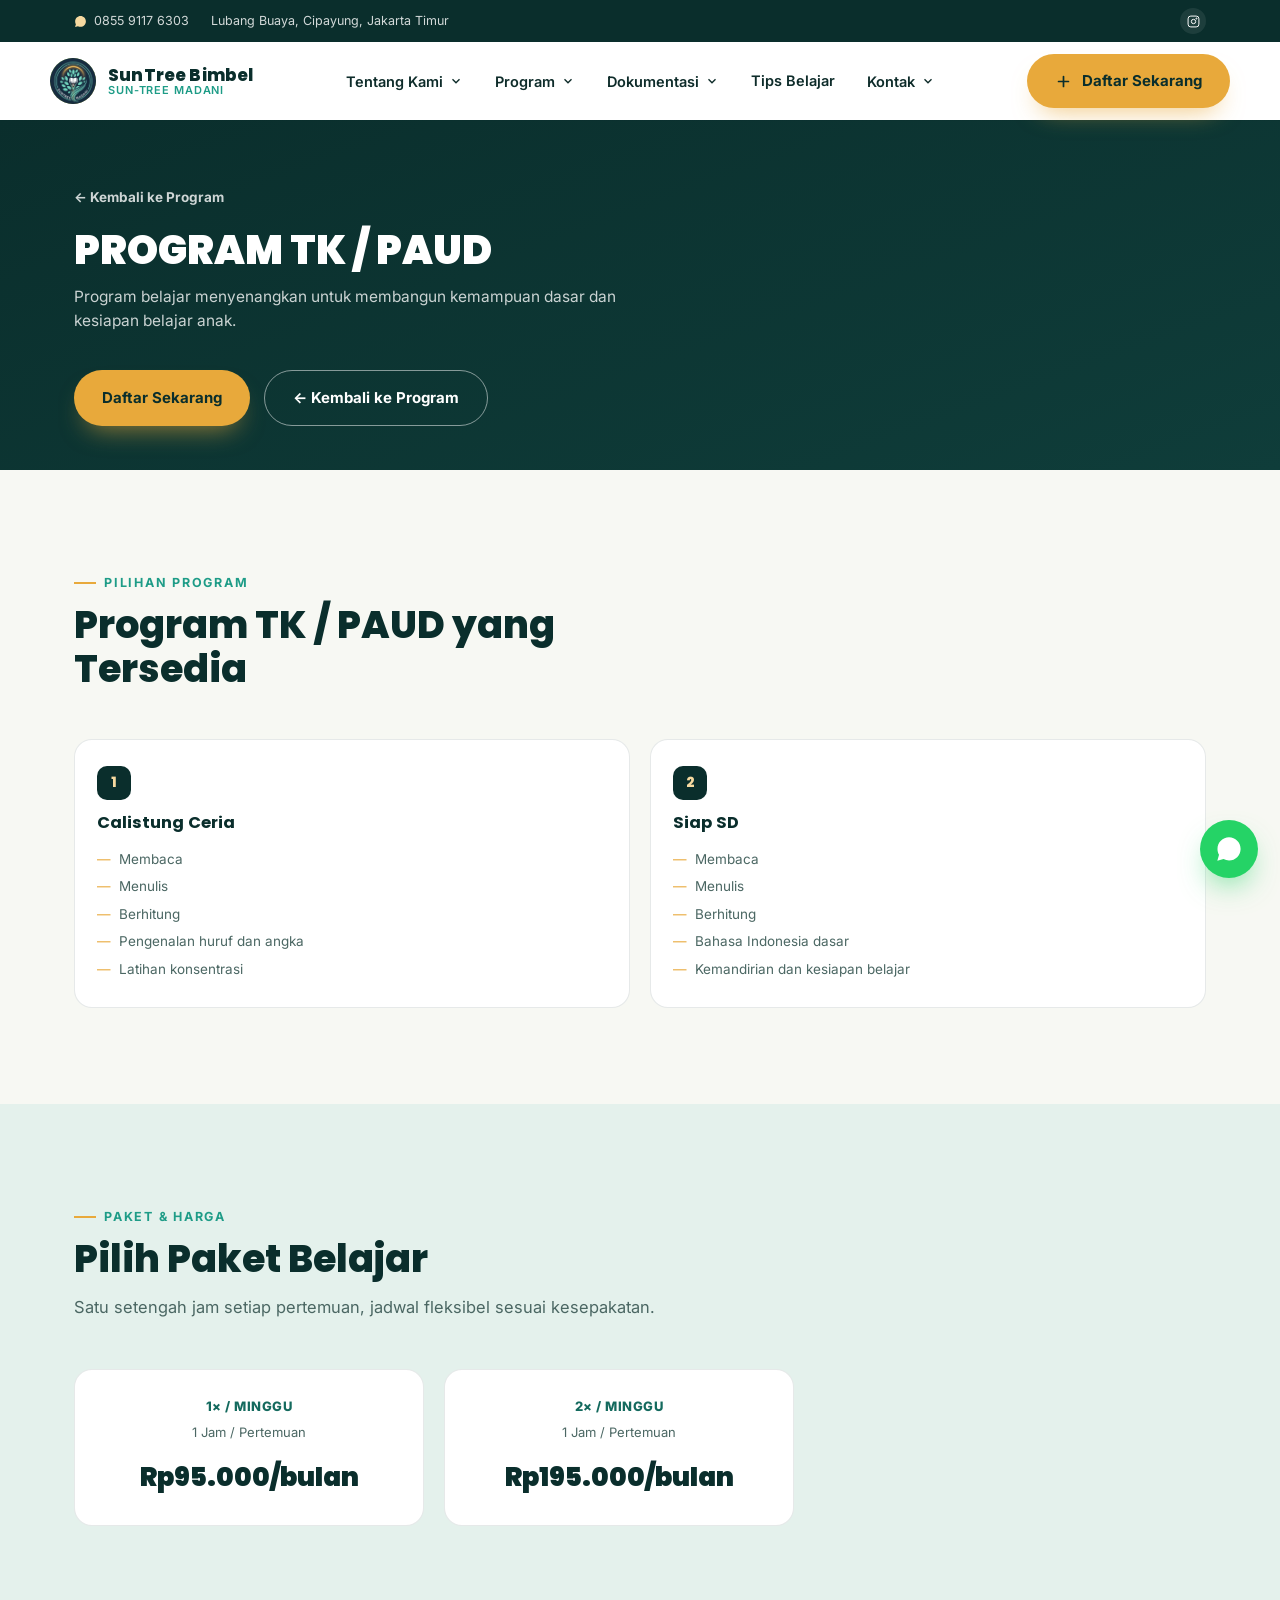
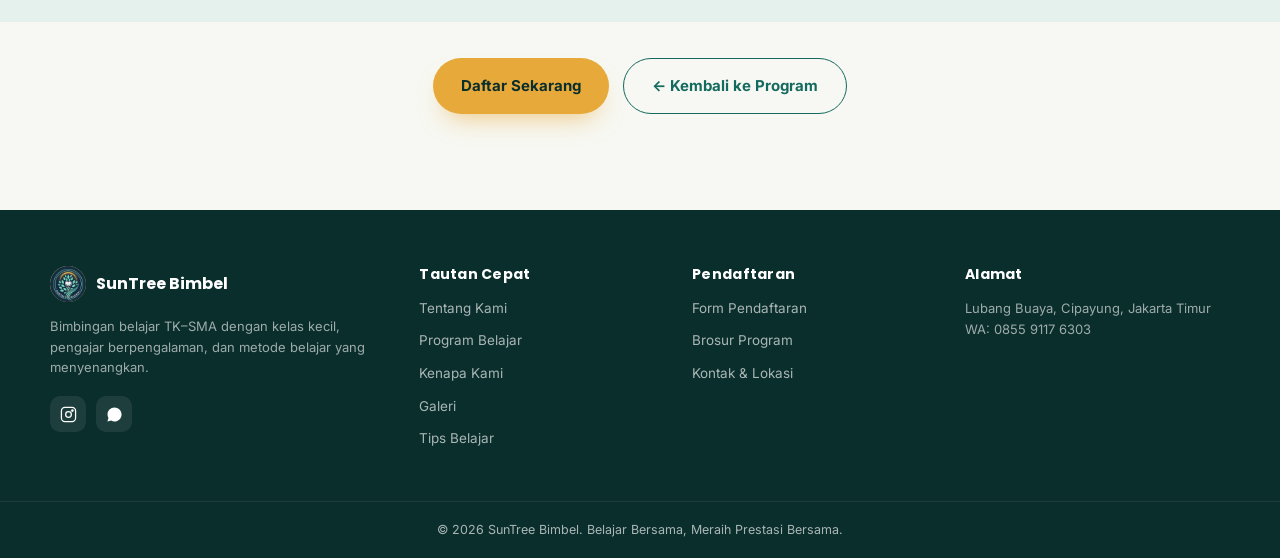
<file: program-tk-paud.html>
<!DOCTYPE html>
<html lang="id">
<head>
<meta charset="UTF-8">
<meta name="viewport" content="width=device-width, initial-scale=1.0">
<title>Program TK / PAUD — SunTree Bimbel</title>
<meta name="description" content="Program belajar menyenangkan untuk membangun kemampuan dasar dan kesiapan belajar anak TK/PAUD di SunTree Bimbel.">
<link rel="canonical" href="https://ferrymyusuffmy-tech.github.io/suntree-bimbel/program-tk-paud.html">
<meta property="og:type" content="website">
<meta property="og:title" content="Program TK / PAUD — SunTree Bimbel">
<meta property="og:description" content="Program belajar menyenangkan untuk membangun kemampuan dasar dan kesiapan belajar anak TK/PAUD di SunTree Bimbel.">
<meta property="og:image" content="https://ferrymyusuffmy-tech.github.io/suntree-bimbel/assets/pamflet-promo.png">
<meta property="og:url" content="https://ferrymyusuffmy-tech.github.io/suntree-bimbel/program-tk-paud.html">
<meta property="og:locale" content="id_ID">
<meta name="twitter:card" content="summary_large_image">
<link rel="preconnect" href="https://fonts.googleapis.com">
<link rel="preconnect" href="https://fonts.gstatic.com" crossorigin>
<link href="https://fonts.googleapis.com/css2?family=Poppins:wght@600;700;800;900&family=Inter:wght@400;500;600;700&display=swap" rel="stylesheet">
<link rel="icon" type="image/x-icon" href="assets/favicon.ico">
<link rel="icon" type="image/png" sizes="32x32" href="assets/favicon-32.png">
<link rel="icon" type="image/png" sizes="16x16" href="assets/favicon-16.png">
<link rel="apple-touch-icon" href="assets/apple-touch-icon.png">
<link rel="icon" type="image/png" sizes="192x192" href="assets/favicon-192.png">
<link rel="stylesheet" href="assets/style.css">
</head>
<body>

<div class="topbar">
  <div class="wrap">
    <div class="topbar-left">
      <a class="wa-link" href="https://wa.me/6285591176303" target="_blank" rel="noopener">
        <svg viewBox="0 0 24 24" fill="currentColor"><path d="M12.04 2C6.58 2 2.13 6.45 2.13 11.91c0 1.75.46 3.45 1.32 4.95L2 22l5.29-1.39a9.9 9.9 0 0 0 4.75 1.21h.01c5.46 0 9.9-4.45 9.9-9.91C21.95 6.45 17.5 2 12.04 2Z"/></svg>
        <span id="topbarWaDisplay">0855 9117 6303</span>
      </a>
      <span class="tb-address" id="topbarAddress">Lubang Buaya, Cipayung, Jakarta Timur</span>
    </div>
    <div class="topbar-social">
      <a id="topbarIg" href="https://instagram.com/sahabatmadani" target="_blank" rel="noopener" aria-label="Instagram">
        <svg viewBox="0 0 24 24" fill="none" stroke="currentColor" stroke-width="1.8"><rect x="2" y="2" width="20" height="20" rx="5"/><circle cx="12" cy="12" r="4"/><circle cx="17.5" cy="6.5" r="1"/></svg>
      </a>
    </div>
  </div>
</div>

<header>
  <div class="wrap nav">
    <a href="index.html#top" class="brand">
      <span class="brand-mark" id="brandMarkHeader">
        <svg viewBox="0 0 24 24" fill="none" xmlns="http://www.w3.org/2000/svg"><path d="M12 2C9 2 7 5 7 8c0 1.4.5 2.6 1.3 3.5C6.9 12.6 6 14.3 6 16c0 3.3 2.7 6 6 6s6-2.7 6-6c0-1.7-.9-3.4-2.3-4.5C16.5 10.6 17 9.4 17 8c0-3-2-6-5-6z" stroke="#F6D9A0" stroke-width="1.4" stroke-linejoin="round"/><path d="M12 22V13" stroke="#F6D9A0" stroke-width="1.4"/></svg>
      </span>
      <span class="brand-text">
        <b>SunTree Bimbel</b>
        <span>Sun-Tree Madani</span>
      </span>
    </a>
    <nav class="nav-links" id="navLinks">
      <div class="nav-item">
        <button class="nav-toggle-item" type="button">
          Tentang Kami
          <svg class="chev" viewBox="0 0 24 24" fill="none" stroke="currentColor" stroke-width="2.4"><path d="M6 9l6 6 6-6"/></svg>
        </button>
        <div class="dropdown-panel">
          <a href="index.html#tentang">Tentang SunTree</a>
          <a href="index.html#kenapa">Kenapa Memilih Kami</a>
          <a href="index.html#tutor">Daftar Tutor</a>
          <a href="index.html#prestasi">Prestasi</a>
          <a href="index.html#prestasi">Testimoni</a>
        </div>
      </div>

      <div class="nav-item">
        <button class="nav-toggle-item" type="button">
          Program
          <svg class="chev" viewBox="0 0 24 24" fill="none" stroke="currentColor" stroke-width="2.4"><path d="M6 9l6 6 6-6"/></svg>
        </button>
        <div class="dropdown-panel mega-panel" id="programMegaMenu">
          <a href="program-tk-paud.html">TK / PAUD</a>
          <a href="program-sd.html">SD</a>
          <a href="program-smp.html">SMP</a>
          <a href="program-sma.html">SMA</a>
          <a class="mega-see-all" href="index.html#program">Lihat Semua Program →</a>
        </div>
      </div>

      <div class="nav-item">
        <button class="nav-toggle-item" type="button">
          Dokumentasi
          <svg class="chev" viewBox="0 0 24 24" fill="none" stroke="currentColor" stroke-width="2.4"><path d="M6 9l6 6 6-6"/></svg>
        </button>
        <div class="dropdown-panel">
          <a href="index.html#galeri">Galeri</a>
          <a href="index.html#brosur">Brosur</a>
          <a href="index.html#kegiatan">Kegiatan</a>
        </div>
      </div>

      <a href="index.html#blog" class="nav-plain-link">Tips Belajar</a>

      <div class="nav-item">
        <button class="nav-toggle-item" type="button">
          Kontak
          <svg class="chev" viewBox="0 0 24 24" fill="none" stroke="currentColor" stroke-width="2.4"><path d="M6 9l6 6 6-6"/></svg>
        </button>
        <div class="dropdown-panel">
          <a href="index.html#kontak">Hubungi Kami</a>
          <a href="index.html#kontak-lokasi">Lokasi</a>
          <a class="wa-link" href="https://wa.me/6285591176303" target="_blank" rel="noopener">WhatsApp</a>
          <a href="index.html#faq">FAQ</a>
        </div>
      </div>
    </nav>
    <div class="nav-cta">
      <a class="btn btn-gold" href="index.html#daftar">
        <svg width="17" height="17" viewBox="0 0 24 24" fill="none" stroke="currentColor" stroke-width="2.4" stroke-linecap="round"><path d="M12 5v14M5 12h14"/></svg>
        <span>Daftar Sekarang</span>
      </a>
      <button class="nav-toggle" id="navToggle" aria-label="Buka menu"><span></span><span></span><span></span></button>
    </div>
  </div>
</header>

<main>

  <!-- DETAIL HERO -->
  <section class="detail-hero">
    <div class="wrap">
      <a class="back-link" href="index.html#program">&larr; Kembali ke Program</a>
      <h1 id="detailTitle">PROGRAM TK / PAUD</h1>
      <p id="detailIntro">Memuat...</p>
      <div class="detail-cta">
        <a class="btn btn-gold wa-link" id="detailCtaWa" href="https://wa.me/6285591176303?text=Halo%20SunTree%20Bimbel%2C%20saya%20ingin%20daftar%20program%20TK / PAUD." target="_blank" rel="noopener">Daftar Sekarang</a>
        <a class="btn btn-outline" href="index.html#program">&larr; Kembali ke Program</a>
      </div>
    </div>
  </section>

  <!-- SUB PROGRAM -->
  <section class="section">
    <div class="wrap">
      <div class="section-head">
        <span class="eyebrow">Pilihan Program</span>
        <h2>Program TK / PAUD yang Tersedia</h2>
      </div>
      <div class="subprogram-grid" id="subprogramGrid"></div>
    </div>
  </section>

  <!-- PRICING -->
  <section class="section pricing-section">
    <div class="wrap">
      <div class="section-head">
        <span class="eyebrow">Paket &amp; Harga</span>
        <h2>Pilih Paket Belajar</h2>
        <p>Satu setengah jam setiap pertemuan, jadwal fleksibel sesuai kesepakatan.</p>
      </div>
      <div class="pricing-grid" id="pricingGrid"></div>
    </div>
  </section>

  <!-- KHUSUS (hanya tampil kalau ada data, misal SMA) -->
  <section class="section" id="khususSection" style="display:none;">
    <div class="wrap">
      <div class="section-head">
        <span class="eyebrow">Program Persiapan Khusus</span>
        <h2>Persiapan TKA &amp; Masuk Perguruan Tinggi</h2>
      </div>
      <div class="khusus-grid" id="khususGrid"></div>
    </div>
  </section>

  <!-- CTA BAWAH -->
  <section class="section" style="padding-top:0;">
    <div class="wrap" style="text-align:center;">
      <div class="detail-cta" style="justify-content:center;">
        <a class="btn btn-gold wa-link" href="https://wa.me/6285591176303?text=Halo%20SunTree%20Bimbel%2C%20saya%20ingin%20daftar%20program%20TK / PAUD." target="_blank" rel="noopener">Daftar Sekarang</a>
        <a class="btn btn-line" href="index.html#program">&larr; Kembali ke Program</a>
      </div>
    </div>
  </section>


</main>

<footer>
  <div class="wrap footer-grid">
    <div class="footer-col footer-about">
      <div class="footer-brand">
        <span class="brand-mark" id="brandMarkFooter" style="width:36px;height:36px;">
          <svg viewBox="0 0 24 24" fill="none" width="18" height="18" xmlns="http://www.w3.org/2000/svg"><path d="M12 2C9 2 7 5 7 8c0 1.4.5 2.6 1.3 3.5C6.9 12.6 6 14.3 6 16c0 3.3 2.7 6 6 6s6-2.7 6-6c0-1.7-.9-3.4-2.3-4.5C16.5 10.6 17 9.4 17 8c0-3-2-6-5-6z" stroke="#F6D9A0" stroke-width="1.4" stroke-linejoin="round"/></svg>
        </span>
        SunTree Bimbel
      </div>
      <p>Bimbingan belajar TK–SMA dengan kelas kecil, pengajar berpengalaman, dan metode belajar yang menyenangkan.</p>
      <div class="footer-social">
        <a id="footerIg" href="https://instagram.com/sahabatmadani" target="_blank" rel="noopener" aria-label="Instagram">
          <svg viewBox="0 0 24 24" fill="none" stroke="currentColor" stroke-width="1.8"><rect x="2" y="2" width="20" height="20" rx="5"/><circle cx="12" cy="12" r="4"/><circle cx="17.5" cy="6.5" r="1"/></svg>
        </a>
        <a class="wa-link" href="https://wa.me/6285591176303" target="_blank" rel="noopener" aria-label="WhatsApp">
          <svg viewBox="0 0 24 24" fill="currentColor"><path d="M12.04 2C6.58 2 2.13 6.45 2.13 11.91c0 1.75.46 3.45 1.32 4.95L2 22l5.29-1.39a9.9 9.9 0 0 0 4.75 1.21h.01c5.46 0 9.9-4.45 9.9-9.91C21.95 6.45 17.5 2 12.04 2Z"/></svg>
        </a>
      </div>
    </div>
    <div class="footer-col">
      <h4>Tautan Cepat</h4>
      <a href="index.html#tentang">Tentang Kami</a>
      <a href="index.html#program">Program Belajar</a>
      <a href="index.html#kenapa">Kenapa Kami</a>
      <a href="index.html#galeri">Galeri</a>
      <a href="index.html#blog">Tips Belajar</a>
    </div>
    <div class="footer-col">
      <h4>Pendaftaran</h4>
      <a href="index.html#daftar">Form Pendaftaran</a>
      <a href="index.html#brosur">Brosur Program</a>
      <a href="index.html#kontak">Kontak &amp; Lokasi</a>
    </div>
    <div class="footer-col">
      <h4>Alamat</h4>
      <p id="footerAddress">Lubang Buaya, Cipayung, Jakarta Timur</p>
      <p id="footerWaDisplay">WA: 0855 9117 6303</p>
    </div>
  </div>
  <div class="footer-bottom">
    <div class="wrap">© 2026 SunTree Bimbel. Belajar Bersama, Meraih Prestasi Bersama.</div>
  </div>
</footer>

<a class="whatsapp-float wa-link" href="https://wa.me/6285591176303?text=Halo%20SunTree%20Bimbel%2C%20saya%20ingin%20tanya-tanya." target="_blank" rel="noopener" aria-label="Chat via WhatsApp">
  <svg viewBox="0 0 24 24" fill="currentColor"><path d="M12.04 2C6.58 2 2.13 6.45 2.13 11.91c0 1.75.46 3.45 1.32 4.95L2 22l5.29-1.39a9.9 9.9 0 0 0 4.75 1.21h.01c5.46 0 9.9-4.45 9.9-9.91C21.95 6.45 17.5 2 12.04 2Z"/></svg>
</a>

<script>
  const navToggle = document.getElementById('navToggle');
  const navLinks = document.getElementById('navLinks');
  navToggle.addEventListener('click', () => { navLinks.classList.toggle('open'); });

  document.querySelectorAll('.nav-toggle-item').forEach(btn => {
    btn.addEventListener('click', (e) => {
      e.stopPropagation();
      const item = btn.closest('.nav-item');
      const wasOpen = item.classList.contains('open');
      document.querySelectorAll('.nav-item.open').forEach(i => { if (i !== item) i.classList.remove('open'); });
      item.classList.toggle('open', !wasOpen);
    });
  });
  document.addEventListener('click', () => {
    document.querySelectorAll('.nav-item.open').forEach(i => i.classList.remove('open'));
  });
  navLinks.querySelectorAll('a').forEach(a => {
    a.addEventListener('click', () => {
      navLinks.classList.remove('open');
      document.querySelectorAll('.nav-item.open').forEach(i => i.classList.remove('open'));
    });
  });

  // ==== Muat Pengaturan Umum (logo, kontak, topbar, footer) dari data/settings.json ====
  fetch('data/settings.json?_=' + Date.now())
    .then(r => r.json())
    .then(s => {
      if (!s) return;
      const setText = (id, val) => { const el = document.getElementById(id); if (el && val !== undefined) el.textContent = val; };

      if (s.branding && s.branding.logo) {
        const logoHtml = `<img src="${s.branding.logo}" alt="Logo SunTree Bimbel" style="width:100%;height:100%;object-fit:cover;border-radius:50%;">`;
        const h = document.getElementById('brandMarkHeader');
        const f = document.getElementById('brandMarkFooter');
        if (h) h.innerHTML = logoHtml;
        if (f) f.innerHTML = logoHtml;
      }

      if (s.contact) {
        setText('topbarWaDisplay', s.contact.whatsapp_display);
        setText('topbarAddress', s.contact.address);
        setText('footerAddress', s.contact.address);
        if (s.contact.whatsapp_display) setText('footerWaDisplay', 'WA: ' + s.contact.whatsapp_display);
        const topbarIg = document.getElementById('topbarIg');
        if (topbarIg && s.contact.instagram_url) topbarIg.href = s.contact.instagram_url;
        const footerIg = document.getElementById('footerIg');
        if (footerIg && s.contact.instagram_url) footerIg.href = s.contact.instagram_url;
        if (s.contact.whatsapp_number) {
          document.querySelectorAll('.wa-link').forEach(a => {
            const url = new URL(a.href);
            url.pathname = '/' + s.contact.whatsapp_number;
            a.href = url.toString();
          });
        }
      }
    })
    .catch(() => { /* biarkan bawaan jika file belum ada */ });

  // ==== Muat detail program TK / PAUD dari data/program-tk-paud.json ====
  fetch('data/program-tk-paud.json?_=' + Date.now())
    .then(r => r.json())
    .then(d => {
      if (!d) return;
      const setText = (id, val) => { const el = document.getElementById(id); if (el && val !== undefined) el.textContent = val; };
      setText('detailTitle', d.title);
      setText('detailIntro', d.intro);

      const subGrid = document.getElementById('subprogramGrid');
      if (subGrid && d.programs) {
        subGrid.innerHTML = d.programs.map((p, i) => `
          <div class="program-card">
            <div class="program-num">${i + 1}</div>
            <h3>${p.name || ''}</h3>
            <ul>${(p.focus || []).map(f => `<li>${f}</li>`).join('')}</ul>
          </div>
        `).join('');
      }

      const priceGrid = document.getElementById('pricingGrid');
      if (priceGrid) {
        priceGrid.innerHTML = `
          <div class="pricing-card">
            <div class="freq">${d.paket1_freq || ''}</div>
            <div class="dur">${d.paket1_dur || ''}</div>
            <div class="amount">${d.paket1_price || ''}</div>
          </div>
          <div class="pricing-card">
            <div class="freq">${d.paket2_freq || ''}</div>
            <div class="dur">${d.paket2_dur || ''}</div>
            <div class="amount">${d.paket2_price || ''}</div>
          </div>
        `;
      }

      if (d.khusus && d.khusus.length) {
        document.getElementById('khususSection').style.display = '';
        document.getElementById('khususGrid').innerHTML = d.khusus.map(k => `
          <div class="khusus-card">
            <h3>${k.name || ''}</h3>
            <p style="font-size:13.5px;color:var(--ink-soft);">${k.desc || ''}</p>
            <ul style="display:flex;flex-direction:column;gap:6px;">${(k.materi || []).map(m => `<li style="font-size:13px;color:var(--ink-soft);">— ${m}</li>`).join('')}</ul>
            <div class="khusus-meta"><span>📅 ${k.freq || ''}</span><span>⏰ ${k.dur || ''}</span></div>
            <div class="khusus-price">${k.price || ''}</div>
          </div>
        `).join('');
      }
    })
    .catch(() => { /* biarkan bawaan jika file belum ada */ });
</script>
</body>
</html>
</file>
<file: assets/style.css>
:root{
    --teal-deepest:#0A2E2C;
    --teal-dark:#0F3D3A;
    --teal-primary:#146A5E;
    --teal-bright:#1E9C87;
    --teal-mist:#E4F1EC;
    --gold:#E8A93B;
    --gold-soft:#F6D9A0;
    --cream:#F7F8F3;
    --paper:#FFFFFF;
    --ink:#0E2C2A;
    --ink-soft:#4B6763;
    --line: rgba(14,44,42,0.10);
    --shadow: 0 20px 40px -18px rgba(10,46,44,0.35);
    --radius: 18px;
  }

  *{box-sizing:border-box;}
  html{scroll-behavior:smooth;}
  section[id], div[id]{scroll-margin-top:110px;}
  body{
    margin:0;
    background:var(--cream);
    color:var(--ink);
    font-family:'Inter', sans-serif;
    font-size:16px;
    line-height:1.6;
    -webkit-font-smoothing:antialiased;
  }
  h1,h2,h3,h4{
    font-family:'Poppins', sans-serif;
    margin:0;
    line-height:1.15;
    color:var(--teal-deepest);
  }
  p{margin:0;}
  a{color:inherit; text-decoration:none;}
  img{max-width:100%; display:block;}
  ul{margin:0; padding:0; list-style:none;}
  button{font-family:inherit; cursor:pointer;}

  .wrap{
    max-width:1180px;
    margin:0 auto;
    padding:0 24px;
  }
  .eyebrow{
    display:inline-flex;
    align-items:center;
    gap:8px;
    font-family:'Inter',sans-serif;
    font-weight:700;
    font-size:12.5px;
    letter-spacing:.14em;
    text-transform:uppercase;
    color:var(--teal-bright);
  }
  .eyebrow::before{
    content:'';
    width:22px; height:2px;
    background:var(--gold);
    display:inline-block;
  }
  .section{
    padding:96px 0;
  }
  .section-head{
    max-width:620px;
    margin-bottom:48px;
  }
  .section-head h2{
    font-size:clamp(28px,4vw,38px);
    font-weight:800;
    margin-top:10px;
  }
  .section-head p{
    margin-top:14px;
    color:var(--ink-soft);
    font-size:16.5px;
  }
  .btn{
    display:inline-flex;
    align-items:center;
    gap:10px;
    padding:15px 28px;
    border-radius:999px;
    font-weight:700;
    font-size:15px;
    border:none;
    transition:transform .18s ease, box-shadow .18s ease, background .18s ease;
    white-space:nowrap;
  }
  .btn-gold{
    background:var(--gold);
    color:var(--teal-deepest);
    box-shadow:0 14px 26px -12px rgba(232,169,59,0.65);
  }
  .btn-gold:hover{transform:translateY(-2px); box-shadow:0 18px 30px -12px rgba(232,169,59,0.75);}
  .btn-outline{
    background:transparent;
    border:1.5px solid rgba(255,255,255,0.5);
    color:#fff;
  }
  .btn-outline:hover{background:rgba(255,255,255,0.12); transform:translateY(-2px);}
  .btn-line{
    background:transparent;
    border:1.5px solid var(--teal-primary);
    color:var(--teal-primary);
  }
  .btn-line:hover{background:var(--teal-mist); transform:translateY(-2px);}

  /* ===== TOP BAR ===== */
  .topbar{
    background:var(--teal-deepest);
    color:rgba(255,255,255,0.82);
    font-size:12.5px;
    padding:8px 0;
  }
  .topbar .wrap{
    display:flex; align-items:center; justify-content:space-between;
  }
  .topbar-left{display:flex; align-items:center; gap:22px;}
  .topbar-left a{display:flex; align-items:center; gap:7px; color:rgba(255,255,255,0.82);}
  .topbar-left svg{width:13px; height:13px; color:var(--gold-soft); flex-shrink:0;}
  .topbar-social{display:flex; align-items:center; gap:12px;}
  .topbar-social a{
    width:26px; height:26px; border-radius:50%;
    background:rgba(255,255,255,0.08);
    display:flex; align-items:center; justify-content:center;
    color:#fff;
  }
  .topbar-social svg{width:13px; height:13px;}
  @media (max-width:760px){
    .topbar-left span.tb-address{display:none;}
  }
  @media (max-width:560px){
    .topbar{display:none;}
  }

  /* ===== HEADER ===== */
  header{
    position:sticky; top:0; z-index:100;
    background:#fff;
    box-shadow:0 1px 0 var(--line);
  }
  .nav{
    display:flex; align-items:center; justify-content:space-between;
    padding:12px 0;
  }
  .brand{display:flex; align-items:center; gap:12px;}
  .brand-mark{
    width:46px; height:46px; border-radius:50%;
    background:radial-gradient(circle at 32% 28%, #2ab19c, var(--teal-primary) 60%, var(--teal-deepest));
    display:flex; align-items:center; justify-content:center;
    box-shadow:inset 0 0 0 2px rgba(232,169,59,0.55);
    flex-shrink:0;
  }
  .brand-mark svg{width:24px; height:24px;}
  .brand-text{display:flex; flex-direction:column; line-height:1.1;}
  .brand-text b{font-family:'Poppins',sans-serif; font-weight:800; font-size:17px; letter-spacing:.01em; color:var(--teal-deepest);}
  .brand-text span{font-size:11px; font-weight:600; letter-spacing:.08em; color:var(--teal-bright); text-transform:uppercase;}

  .nav-links{display:flex; align-items:center; gap:8px;}
  .nav-plain-link{
    font-weight:600; font-size:14.5px; color:var(--ink);
    padding:10px 12px; border-radius:8px;
  }
  .nav-plain-link:hover{color:var(--teal-primary);}
  .nav-item{position:relative;}
  .nav-toggle-item{
    display:flex; align-items:center; gap:6px;
    background:none; border:none; font-family:inherit;
    font-weight:600; font-size:14.5px; color:var(--ink);
    padding:10px 12px; border-radius:8px;
    cursor:pointer;
  }
  .nav-toggle-item:hover{color:var(--teal-primary);}
  .nav-item .chev{width:14px; height:14px; transition:transform .2s ease;}
  .nav-item.open .chev{transform:rotate(180deg);}
  .dropdown-panel{
    position:absolute; top:calc(100% + 6px); left:0;
    background:var(--paper);
    border:1px solid var(--line);
    border-radius:14px;
    box-shadow:var(--shadow);
    padding:10px;
    min-width:230px;
    display:none;
    z-index:60;
  }
  .nav-item.open .dropdown-panel{display:block;}
  .dropdown-panel a{
    display:block;
    padding:10px 12px;
    border-radius:8px;
    font-size:14px; font-weight:500; color:var(--ink);
  }
  .dropdown-panel a:hover{background:var(--teal-mist); color:var(--teal-primary);}
  .mega-panel{
    min-width:520px;
    grid-template-columns:repeat(2,1fr);
    gap:4px 8px;
  }
  .nav-item.open .mega-panel{display:grid;}
  .mega-panel a.mega-see-all{
    grid-column:1/-1;
    border-top:1px solid var(--line);
    margin-top:6px; padding-top:12px;
    font-weight:700; color:var(--teal-primary);
  }
  .nav-cta{display:flex; align-items:center; gap:14px;}
  .nav-toggle{display:none; background:none; border:none; padding:6px;}
  .nav-toggle span{display:block; width:24px; height:2.5px; background:var(--teal-deepest); margin:5px 0; border-radius:2px;}

  /* ===== HERO ===== */
  .hero{
    position:relative;
    overflow:hidden;
    min-height:440px;
    display:flex;
    align-items:flex-end;
    background:var(--teal-deepest);
    color:#fff;
    padding:120px 0 90px;
  }
  .hero-media{
    position:absolute; inset:0; z-index:0;
  }
  .hero-media img, .hero-media video{
    width:100%; height:100%; object-fit:cover; object-position:center top;
  }
  .hero-overlay{
    position:absolute; inset:0; z-index:1;
    background:linear-gradient(180deg, rgba(8,32,31,0.62) 0%, rgba(8,32,31,0.68) 45%, rgba(8,32,31,0.95) 100%);
  }
  .hero .wrap{
    position:relative; z-index:2;
  }
  .hero-badge{
    display:inline-block;
    background:rgba(10,46,44,0.7);
    border:1px solid rgba(255,255,255,0.3);
    color:#fff;
    font-size:12.5px; font-weight:700; letter-spacing:.03em;
    padding:8px 16px;
    border-radius:6px;
    margin-bottom:18px;
  }
  .hero h1{
    color:var(--gold-soft);
    font-size:clamp(32px,5.5vw,52px);
    font-weight:900;
    letter-spacing:-.01em;
    max-width:720px;
    text-shadow:0 3px 16px rgba(0,0,0,0.6), 0 1px 4px rgba(0,0,0,0.7);
  }
  .hero h1 em{
    font-style:normal;
    color:#fff;
  }

  /* ===== WELCOME CARD (menjorok naik menutupi hero) ===== */
  .welcome-wrap{margin-top:-64px; position:relative; z-index:3;}
  .welcome-card{
    background:#fff;
    border-radius:22px 22px 0 0;
    box-shadow:0 -6px 0 0 var(--gold) inset, var(--shadow);
    padding:44px 44px 0;
    display:grid;
    grid-template-columns:1fr 1fr;
    gap:40px;
    align-items:end;
    overflow:hidden;
  }
  .welcome-copy{padding-bottom:44px;}
  .welcome-copy h2{font-size:clamp(22px,2.8vw,28px); font-weight:800; margin-bottom:14px;}
  .welcome-copy p{color:var(--ink-soft); font-size:15.5px; max-width:520px;}
  .welcome-copy .hero-actions{display:flex; gap:14px; margin-top:26px; flex-wrap:wrap;}
  .welcome-photo{
    position:relative;
    display:flex; justify-content:center;
    height:100%;
  }
  .welcome-photo-inner{
    position:relative;
    width:100%; max-width:420px;
    border-radius:16px 16px 0 0;
    overflow:hidden;
    aspect-ratio:4/3;
    background:linear-gradient(160deg, var(--teal-primary), var(--teal-deepest));
  }
  .welcome-photo-inner::before{
    content:'';
    position:absolute; inset:0;
    background:
      radial-gradient(circle at 85% 15%, rgba(232,169,59,0.35), transparent 55%),
      repeating-linear-gradient(135deg, rgba(255,255,255,0.05) 0 10px, transparent 10px 20px);
  }
  .welcome-photo-inner img{
    width:100%; height:100%; object-fit:cover; object-position:75% 15%;
    position:relative; z-index:1;
    mix-blend-mode:normal;
  }
  .welcome-photo-tag{
    position:absolute; left:14px; bottom:14px; z-index:2;
    background:rgba(10,46,44,0.85);
    border-left:3px solid var(--gold);
    padding:8px 14px;
    border-radius:4px;
  }
  .welcome-photo-tag b{display:block; color:#fff; font-size:13.5px; font-weight:700;}
  .welcome-photo-tag span{color:var(--gold-soft); font-size:11px; font-weight:600;}
  @media (max-width:760px){
    .welcome-card{grid-template-columns:1fr; padding:32px 24px 0; gap:0;}
    .welcome-photo{margin-top:24px;}
    .welcome-photo-inner{max-width:100%;}
  }

  /* ===== VISI MISI MOTO ===== */
  .vmm-grid{
    margin-top:48px;
    display:grid;
    grid-template-columns:repeat(3,1fr);
    gap:20px;
  }
  .vmm-card{
    background:var(--teal-mist);
    border-radius:var(--radius);
    padding:26px 24px;
  }
  .vmm-icon{
    width:48px; height:48px; border-radius:12px;
    background:linear-gradient(135deg, var(--teal-bright), var(--teal-primary));
    display:flex; align-items:center; justify-content:center;
    margin-bottom:14px;
  }
  .vmm-icon svg{width:22px; height:22px;}
  .vmm-card h3{font-size:16px; font-weight:800; margin-bottom:8px; color:var(--teal-deepest);}
  .vmm-card p{font-size:13.5px; color:var(--ink-soft); line-height:1.6;}
  .vmm-card ul{display:flex; flex-direction:column; gap:8px;}
  .vmm-card ul li{
    font-size:13.5px; color:var(--ink-soft); line-height:1.5;
    padding-left:16px; position:relative;
  }
  .vmm-card ul li::before{content:'•'; position:absolute; left:0; color:var(--teal-primary); font-weight:800;}
  @media (max-width:760px){
    .vmm-grid{grid-template-columns:1fr;}
  }

  /* ===== STATS ===== */
  .stats-section{
    background:#fff;
    border-bottom:1px solid var(--line);
    padding:40px 0 56px;
    margin-top:-1px;
  }
  .stats-grid{
    display:grid;
    grid-template-columns:repeat(3,1fr);
    gap:24px;
  }
  .stat-box{
    text-align:center;
    padding:22px 16px;
    border-right:1px solid var(--line);
  }
  .stat-box:last-child{border-right:none;}
  .stat-icon{
    width:52px; height:52px; border-radius:14px;
    background:var(--teal-mist);
    color:var(--teal-primary);
    display:flex; align-items:center; justify-content:center;
    margin:0 auto 14px;
  }
  .stat-icon svg{width:26px; height:26px;}
  .stat-box b{
    display:block; font-family:'Poppins',sans-serif; font-weight:800;
    font-size:26px; color:var(--teal-deepest);
  }
  .stat-box span{font-size:13px; color:var(--ink-soft); font-weight:600;}
  @media (max-width:760px){
    .stats-grid{grid-template-columns:1fr; gap:4px;}
    .stat-box{border-right:none; border-bottom:1px solid var(--line); padding:18px 12px;}
    .stat-box:last-child{border-bottom:none;}
    .hero-price-badge{position:static; margin-top:-30px; align-self:flex-start;}
  }

  /* ===== CTA BANNER ===== */
  .cta-banner{
    background:linear-gradient(100deg, var(--teal-primary), var(--teal-dark));
    padding:34px 0;
  }
  .cta-banner-inner{
    display:flex; align-items:center; justify-content:space-between; gap:24px; flex-wrap:wrap;
  }
  .cta-banner .eyebrow{color:var(--gold-soft);}
  .cta-banner .eyebrow::before{background:var(--gold-soft);}
  .cta-banner h3{
    color:#fff; font-size:clamp(18px,2.4vw,24px); font-weight:700; margin-top:6px;
  }
  @media (max-width:640px){
    .cta-banner-inner{flex-direction:column; align-items:flex-start;}
  }

  /* ===== ABOUT ===== */
  .about{
    display:grid;
    grid-template-columns:0.9fr 1.1fr;
    gap:64px;
    align-items:center;
  }
  .about-visual{
    position:relative;
    background:var(--teal-mist);
    border-radius:var(--radius);
    padding:8px;
  }
  .about-visual img{border-radius:14px; width:100%;}
  .about-badge{
    position:absolute; bottom:-22px; left:-22px;
    background:var(--paper);
    border-radius:16px;
    padding:16px 20px;
    box-shadow:var(--shadow);
    display:flex; align-items:center; gap:12px;
  }
  .about-badge b{font-family:'Poppins',sans-serif; font-size:22px; color:var(--teal-primary); font-weight:800;}
  .about-badge span{font-size:12px; color:var(--ink-soft); display:block;}

  .about-copy .eyebrow{color:var(--teal-bright);}
  .about-copy h2{font-size:clamp(26px,3.4vw,34px); font-weight:800; margin-top:10px;}
  .about-copy p{margin-top:16px; color:var(--ink-soft); font-size:16px;}
  .about-list{margin-top:26px; display:flex; flex-direction:column; gap:14px;}
  .about-list li{display:flex; gap:12px; align-items:flex-start; font-size:15px; font-weight:600;}
  .about-list li svg{width:20px; height:20px; color:var(--teal-bright); flex-shrink:0; margin-top:2px;}

  /* ===== PROGRAM CARDS ===== */
  .program-grid{
    display:grid;
    grid-template-columns:repeat(4,1fr);
    gap:20px;
  }
  .program-card{
    background:var(--paper);
    border-radius:var(--radius);
    padding:26px 22px;
    border:1px solid var(--line);
    position:relative;
    display:flex; flex-direction:column; gap:12px;
    transition:transform .2s ease, box-shadow .2s ease;
  }
  .program-card:hover{transform:translateY(-6px); box-shadow:var(--shadow);}
  .program-num{
    width:34px; height:34px; border-radius:10px;
    background:var(--teal-deepest);
    color:var(--gold-soft);
    font-family:'Poppins',sans-serif; font-weight:800; font-size:14px;
    display:flex; align-items:center; justify-content:center;
  }
  .program-card h3{font-size:16.5px; font-weight:700; margin-top:2px;}
  .program-jenjang{
    display:inline-block;
    font-size:11px; font-weight:700; letter-spacing:.04em;
    color:var(--teal-primary);
    background:var(--teal-mist);
    padding:4px 10px; border-radius:999px;
    width:fit-content;
  }
  .program-card ul{display:flex; flex-direction:column; gap:6px; margin-top:4px;}
  .program-card ul li{
    font-size:13.5px; color:var(--ink-soft);
    display:flex; gap:8px;
  }
  .program-card ul li::before{content:'—'; color:var(--gold); flex-shrink:0;}
  .program-price{
    margin-top:auto; padding-top:14px; border-top:1px dashed var(--line);
    display:flex; align-items:baseline; gap:6px;
  }
  .program-price b{font-family:'Poppins',sans-serif; font-size:19px; color:var(--teal-deepest); font-weight:800;}
  .program-price span{font-size:12px; color:var(--ink-soft);}
  .program-note{font-size:11px; color:var(--gold); font-weight:700; margin-top:-4px;}

  /* ===== PROGRAM CATEGORY CARDS (Homepage) ===== */
  .category-grid{
    display:grid;
    grid-template-columns:repeat(4,1fr);
    gap:22px;
  }
  .category-card{
    display:flex; flex-direction:column;
    background:var(--paper);
    border:1px solid var(--line);
    border-radius:var(--radius);
    overflow:hidden;
    transition:transform .2s ease, box-shadow .2s ease;
  }
  .category-card:hover{transform:translateY(-6px); box-shadow:var(--shadow);}
  .category-photo{
    aspect-ratio:4/3;
    background:linear-gradient(135deg, var(--teal-primary), var(--teal-deepest));
    display:flex; align-items:center; justify-content:center;
    overflow:hidden;
  }
  .category-photo img{width:100%; height:100%; object-fit:cover;}
  .category-photo svg{width:44px; height:44px; color:rgba(255,255,255,0.85);}
  .category-body{padding:22px 20px; display:flex; flex-direction:column; gap:10px; flex:1;}
  .category-body h3{font-size:17px; font-weight:800; color:var(--teal-deepest);}
  .category-body p{font-size:13.5px; color:var(--ink-soft); line-height:1.55;}
  .category-meta{display:flex; flex-direction:column; gap:4px; margin-top:2px;}
  .category-meta span{font-size:12.5px; color:var(--ink-soft); font-weight:600;}
  .category-link{
    margin-top:auto; padding-top:10px;
    font-size:13.5px; font-weight:800; color:var(--teal-primary);
  }
  @media (max-width:960px){ .category-grid{grid-template-columns:repeat(2,1fr);} }
  @media (max-width:640px){ .category-grid{grid-template-columns:1fr;} }

  /* ===== PROGRAM DETAIL PAGE ===== */
  .detail-hero{
    background:linear-gradient(160deg, var(--teal-deepest), var(--teal-dark));
    color:#fff;
    padding:64px 0 44px;
  }
  .detail-hero .back-link{
    display:inline-flex; align-items:center; gap:8px;
    color:rgba(255,255,255,0.8); font-size:13.5px; font-weight:700;
    margin-bottom:18px;
  }
  .detail-hero .back-link:hover{color:#fff;}
  .detail-hero h1{color:#fff; font-size:clamp(28px,4vw,40px); font-weight:900;}
  .detail-hero p{color:rgba(255,255,255,0.78); margin-top:12px; max-width:600px; font-size:15.5px;}

  .subprogram-grid{
    display:grid;
    grid-template-columns:repeat(2,1fr);
    gap:20px;
    margin-top:8px;
  }
  @media (max-width:760px){ .subprogram-grid{grid-template-columns:1fr;} }

  .pricing-section{background:var(--teal-mist);}
  .pricing-grid{
    display:grid;
    grid-template-columns:repeat(2,1fr);
    gap:20px;
    max-width:720px;
  }
  .pricing-card{
    background:var(--paper);
    border-radius:var(--radius);
    border:1px solid var(--line);
    padding:26px 24px;
    text-align:center;
  }
  .pricing-card .freq{
    font-size:13px; font-weight:800; color:var(--teal-primary);
    text-transform:uppercase; letter-spacing:.04em;
  }
  .pricing-card .dur{font-size:13px; color:var(--ink-soft); margin-top:6px;}
  .pricing-card .amount{
    font-family:'Poppins',sans-serif; font-weight:900; font-size:26px;
    color:var(--teal-deepest); margin-top:14px;
  }
  .pricing-card .amount span{font-size:12px; font-weight:600; color:var(--ink-soft);}
  @media (max-width:640px){ .pricing-grid{grid-template-columns:1fr;} }

  .khusus-grid{
    display:grid;
    grid-template-columns:repeat(2,1fr);
    gap:20px;
  }
  @media (max-width:760px){ .khusus-grid{grid-template-columns:1fr;} }
  .khusus-card{
    background:var(--paper);
    border:2px solid var(--gold);
    border-radius:var(--radius);
    padding:26px 24px;
    display:flex; flex-direction:column; gap:12px;
  }
  .khusus-card h3{font-size:17px; font-weight:800; color:var(--teal-deepest);}
  .khusus-card .khusus-meta{
    display:flex; gap:16px; flex-wrap:wrap;
    font-size:12.5px; font-weight:700; color:var(--teal-primary);
  }
  .khusus-card .khusus-price{
    font-family:'Poppins',sans-serif; font-weight:900; font-size:20px;
    color:var(--gold); margin-top:4px;
  }

  .detail-cta{
    display:flex; gap:14px; flex-wrap:wrap;
    margin-top:36px;
  }

  /* ===== WHY GRID ===== */
  .why-section{background:var(--teal-mist);}
  .why-grid{
    display:grid;
    grid-template-columns:repeat(3,1fr);
    gap:22px;
  }
  .why-card{
    background:var(--paper);
    border-radius:var(--radius);
    padding:28px 24px;
  }
  .why-icon{
    width:52px; height:52px; border-radius:14px;
    background:linear-gradient(135deg, var(--teal-bright), var(--teal-primary));
    display:flex; align-items:center; justify-content:center;
    margin-bottom:16px;
  }
  .why-icon svg{width:26px; height:26px; color:#fff;}
  .why-card h3{font-size:17px; font-weight:700;}
  .why-card p{margin-top:8px; font-size:14px; color:var(--ink-soft);}

  /* ===== MOMENT CARDS ===== */
  .moment-grid{
    display:grid;
    grid-template-columns:repeat(3,1fr);
    gap:22px;
  }
  .moment-card{
    border-radius:var(--radius);
    overflow:hidden;
    background:var(--paper);
    border:1px solid var(--line);
  }
  .moment-photo{
    aspect-ratio:4/3;
    background:linear-gradient(135deg, var(--teal-primary), var(--teal-deepest));
    display:flex; align-items:center; justify-content:center;
    position:relative;
  }
  .moment-photo svg{width:44px; height:44px; color:rgba(255,255,255,0.85);}
  .moment-tag{
    position:absolute; bottom:12px; left:12px;
    background:var(--gold);
    color:var(--teal-deepest);
    font-size:11.5px; font-weight:800;
    padding:6px 14px; border-radius:999px;
  }
  .moment-body{padding:20px 22px;}
  .moment-body p{font-size:14px; color:var(--ink-soft);}

  /* ===== GALLERY ===== */
  .gallery-section{background:var(--paper);}
  .gallery-toolbar{
    display:flex; align-items:center; justify-content:space-between; flex-wrap:wrap; gap:12px;
    margin-bottom:24px;
  }
  .gallery-count{
    font-size:13px; font-weight:700; color:var(--teal-primary);
    background:var(--teal-mist); padding:6px 14px; border-radius:999px;
  }
  .gallery-grid{
    display:grid;
    grid-template-columns:repeat(4,1fr);
    gap:16px;
  }
  .gallery-item{
    position:relative;
    border-radius:14px;
    overflow:hidden;
    aspect-ratio:1/1;
    background:var(--teal-mist);
    border:1px solid var(--line);
  }
  .gallery-item img{width:100%; height:100%; object-fit:cover; display:block;}
  .gallery-item .cap{
    position:absolute; left:0; right:0; bottom:0;
    padding:10px 12px 8px;
    background:linear-gradient(0deg, rgba(10,46,44,0.82), transparent);
    color:#fff; font-size:12px; font-weight:600;
    opacity:0; transition:opacity .2s ease;
  }
  .gallery-item:hover .cap{opacity:1;}
  .gallery-empty{
    grid-column:1/-1;
    text-align:center;
    padding:48px 24px;
    border:1.5px dashed var(--line);
    border-radius:16px;
    color:var(--ink-soft);
    font-size:14px;
  }
  @media (max-width:960px){ .gallery-grid{grid-template-columns:repeat(2,1fr);} }
  @media (max-width:640px){ .gallery-grid{grid-template-columns:repeat(2,1fr); gap:10px;} }

  /* ===== FAQ ===== */
  .faq-section{background:var(--teal-mist);}
  .faq-list{display:flex; flex-direction:column; gap:12px; max-width:760px;}
  .faq-item{
    background:var(--paper);
    border:1px solid var(--line);
    border-radius:14px;
    padding:18px 20px;
  }
  .faq-item summary{
    cursor:pointer;
    font-weight:700; font-size:15px; color:var(--teal-deepest);
    list-style:none;
    display:flex; align-items:center; justify-content:space-between; gap:12px;
  }
  .faq-item summary::-webkit-details-marker{display:none;}
  .faq-item summary::after{
    content:'+';
    font-size:20px; font-weight:400; color:var(--teal-primary); flex-shrink:0;
    transition:transform .2s ease;
  }
  .faq-item[open] summary::after{content:'−';}
  .faq-item p{margin-top:12px; font-size:14px; color:var(--ink-soft); line-height:1.6;}

  /* ===== READ MORE ===== */
  .rm-text{
    display:-webkit-box;
    -webkit-line-clamp:3;
    -webkit-box-orient:vertical;
    overflow:hidden;
  }
  .rm-text.rm-expanded{
    display:block;
    -webkit-line-clamp:unset;
    overflow:visible;
  }
  .rm-btn{
    display:inline-block;
    margin-top:6px;
    background:none; border:none; padding:0;
    font-size:12.5px; font-weight:700; color:var(--teal-primary);
    cursor:pointer;
  }
  .rm-btn:hover{text-decoration:underline;}
  .rm-block{
    max-height:132px;
    overflow:hidden;
    position:relative;
  }
  .rm-block.rm-expanded{
    max-height:none;
    overflow:visible;
  }
  .rm-block p{margin-bottom:12px; color:var(--ink-soft); font-size:15.5px;}
  .rm-block p:last-child{margin-bottom:0;}

  /* ===== TUTOR ===== */
  .tutor-section{background:var(--paper);}
  .tutor-grid{
    display:grid;
    grid-template-columns:repeat(4,1fr);
    gap:20px;
  }
  .tutor-card{
    background:var(--paper);
    border:1px solid var(--line);
    border-radius:var(--radius);
    overflow:hidden;
    text-align:center;
    transition:transform .2s ease, box-shadow .2s ease;
  }
  .tutor-card:hover{transform:translateY(-4px); box-shadow:var(--shadow);}
  .tutor-photo{
    aspect-ratio:1/1;
    background:linear-gradient(135deg, var(--teal-primary), var(--teal-deepest));
    display:flex; align-items:center; justify-content:center;
    overflow:hidden;
  }
  .tutor-photo img{width:100%; height:100%; object-fit:cover;}
  .tutor-photo svg{width:40px; height:40px; color:rgba(255,255,255,0.85);}
  .tutor-body{padding:18px 16px;}
  .tutor-body h3{font-size:15px; font-weight:700;}
  .tutor-body .tutor-subject{
    display:block; font-size:12px; font-weight:700; color:var(--teal-primary);
    margin-top:4px;
  }
  .tutor-body p{font-size:13px; color:var(--ink-soft); margin-top:8px;}
  @media (max-width:960px){ .tutor-grid{grid-template-columns:repeat(2,1fr);} }
  @media (max-width:640px){ .tutor-grid{grid-template-columns:1fr;} }

  /* ===== ACHIEVEMENTS / PRESTASI & REVIEW ===== */
  .achievements-section{background:var(--paper);}
  .achv-grid{
    display:grid;
    grid-template-columns:repeat(3,1fr);
    gap:20px;
  }
  .achv-card{
    background:var(--paper);
    border:1px solid var(--line);
    border-radius:var(--radius);
    padding:26px 24px;
    display:flex; flex-direction:column; gap:12px;
    position:relative;
  }
  .achv-badge{
    display:inline-flex; align-items:center; gap:6px;
    font-size:11px; font-weight:800; letter-spacing:.04em; text-transform:uppercase;
    padding:5px 12px; border-radius:999px;
    width:fit-content;
  }
  .achv-badge.prestasi{background:var(--teal-mist); color:var(--teal-primary);}
  .achv-badge.review{background:#FDF3DF; color:#9A6C0D;}
  .achv-card h3{font-size:16px; font-weight:700;}
  .achv-card p{font-size:13.5px; color:var(--ink-soft);}
  .achv-stars{display:flex; gap:2px; color:var(--gold);}
  .achv-stars svg{width:14px; height:14px;}
  .achv-name{
    margin-top:auto; padding-top:12px; border-top:1px dashed var(--line);
    font-size:13px; font-weight:700; color:var(--teal-deepest);
  }
  .achv-photo{
    width:100%; aspect-ratio:16/10; border-radius:12px; overflow:hidden;
    background:var(--teal-mist); margin-bottom:2px;
  }
  .achv-photo img{width:100%; height:100%; object-fit:cover;}
  @media (max-width:960px){ .achv-grid{grid-template-columns:repeat(2,1fr);} }
  @media (max-width:640px){ .achv-grid{grid-template-columns:1fr;} }

  /* ===== BROCHURE ===== */
  .brochure{
    display:grid; grid-template-columns:repeat(2,1fr); gap:24px;
  }
  .brochure-card{
    background:var(--paper);
    border-radius:var(--radius);
    border:1px solid var(--line);
    overflow:hidden;
    display:flex; flex-direction:column;
  }
  .brochure-card img{width:100%; display:block;}
  .brochure-frame{
    max-height:420px; overflow:hidden; position:relative;
    background:var(--teal-mist);
  }
  .brochure-frame img{object-fit:cover; object-position:top; width:100%; height:100%;}
  .brochure-foot{
    padding:18px 22px; display:flex; align-items:center; justify-content:space-between; gap:12px;
  }
  .brochure-foot h4{font-size:15px; font-weight:700;}
  .brochure-foot p{font-size:12.5px; color:var(--ink-soft); margin-top:4px;}

  /* ===== BLOG ===== */
  .blog-grid{
    display:grid; grid-template-columns:repeat(3,1fr); gap:22px;
  }
  .blog-card{
    background:var(--paper); border-radius:var(--radius); border:1px solid var(--line);
    padding:24px; display:flex; flex-direction:column; gap:12px;
  }
  .blog-thumb{
    height:130px; border-radius:12px;
    background:linear-gradient(135deg, var(--teal-mist), #fff);
    display:flex; align-items:center; justify-content:center;
  }
  .blog-thumb svg{width:36px; height:36px; color:var(--teal-primary);}
  .blog-cat{font-size:11px; font-weight:800; letter-spacing:.06em; text-transform:uppercase; color:var(--gold);}
  .blog-card h3{font-size:16px; font-weight:700; margin-top:2px;}
  .blog-card p{font-size:13.5px; color:var(--ink-soft);}
  .blog-more{margin-top:auto; font-size:13px; font-weight:700; color:var(--teal-primary); display:flex; align-items:center; gap:6px;}
  .blog-note{
    margin-top:36px; background:var(--teal-mist); border-radius:var(--radius);
    padding:20px 24px; display:flex; align-items:center; gap:16px; flex-wrap:wrap; justify-content:space-between;
  }
  .blog-note p{font-size:13.5px; color:var(--ink-soft); max-width:520px;}

  /* ===== REGISTER ===== */
  .register-section{background:var(--paper);}
  .register-inner{
    display:grid;
    grid-template-columns:0.85fr 1.15fr;
    gap:48px;
    align-items:flex-start;
    background:var(--teal-mist);
    border-radius:24px;
    padding:44px;
  }
  .register-copy .eyebrow{color:var(--teal-bright);}
  .register-copy h2{font-size:clamp(24px,3.2vw,32px); font-weight:800; margin-top:10px;}
  .register-copy p{margin-top:14px; color:var(--ink-soft); font-size:15.5px;}
  .register-points{margin-top:22px; display:flex; flex-direction:column; gap:12px;}
  .register-points li{display:flex; gap:10px; align-items:flex-start; font-size:14px; font-weight:600;}
  .register-points li svg{width:19px; height:19px; color:var(--teal-bright); flex-shrink:0; margin-top:2px;}
  .register-form-wrap{
    background:var(--paper);
    border-radius:18px;
    padding:10px;
    box-shadow:var(--shadow);
    overflow:hidden;
  }
  .register-form-wrap iframe{width:100%; min-height:520px; border:0; display:block;}
  @media (max-width:960px){
    .register-inner{grid-template-columns:1fr; padding:28px;}
  }

  /* ===== CONTACT ===== */
  .contact-section{
    background:linear-gradient(160deg, var(--teal-deepest), var(--teal-dark));
    color:#fff;
    position:relative;
    overflow:hidden;
  }
  .contact-grid{
    display:grid; grid-template-columns:1fr 1fr; gap:48px;
    position:relative; z-index:2;
  }
  .contact-section .eyebrow{color:var(--gold-soft);}
  .contact-section .eyebrow::before{background:var(--gold-soft);}
  .contact-section h2{color:#fff; font-size:clamp(26px,3.4vw,34px); font-weight:800; margin-top:10px;}
  .contact-section > .wrap > p{color:rgba(255,255,255,0.75); margin-top:14px; max-width:460px;}
  .contact-cards{display:flex; flex-direction:column; gap:16px; margin-top:30px;}
  .contact-card{
    background:rgba(255,255,255,0.06);
    border:1px solid rgba(255,255,255,0.12);
    border-radius:16px;
    padding:18px 20px;
    display:flex; align-items:center; gap:16px;
  }
  .contact-card .ic{
    width:46px; height:46px; border-radius:12px; flex-shrink:0;
    background:var(--gold); color:var(--teal-deepest);
    display:flex; align-items:center; justify-content:center;
  }
  .contact-card .ic svg{width:22px; height:22px;}
  .contact-card b{display:block; font-size:14px;}
  .contact-card span{font-size:13px; color:rgba(255,255,255,0.7);}
  .contact-card a.link-out{margin-left:auto; font-size:13px; font-weight:700; color:var(--gold-soft);}

  .map-wrap{
    border-radius:var(--radius);
    overflow:hidden;
    border:1px solid rgba(255,255,255,0.15);
    min-height:420px;
  }
  .map-wrap iframe{width:100%; height:100%; min-height:420px; border:0; filter:grayscale(0.1) contrast(1.05);}

  /* ===== FOOTER ===== */
  footer{
    background:var(--teal-deepest);
    color:rgba(255,255,255,0.65);
  }
  .footer-grid{
    padding:56px 0 40px;
    display:grid;
    grid-template-columns:1.4fr 1fr 1fr 1.1fr;
    gap:32px;
  }
  .footer-col h4{
    color:#fff; font-size:14px; font-weight:700; margin-bottom:16px; letter-spacing:.02em;
  }
  .footer-col a{
    display:block; font-size:13.5px; color:rgba(255,255,255,0.65);
    margin-bottom:11px; transition:color .15s ease;
  }
  .footer-col a:hover{color:var(--gold-soft);}
  .footer-col p{font-size:13px; color:rgba(255,255,255,0.6); line-height:1.6;}
  .footer-about .footer-brand{
    display:flex; align-items:center; gap:10px; color:#fff; font-weight:700;
    font-family:'Poppins',sans-serif; font-size:16px; margin-bottom:14px;
  }
  .footer-social{display:flex; gap:10px; margin-top:18px;}
  .footer-social a{
    width:36px; height:36px; border-radius:10px;
    background:rgba(255,255,255,0.08);
    display:flex; align-items:center; justify-content:center;
    color:#fff;
  }
  .footer-social a svg{width:17px; height:17px;}
  .footer-bottom{
    border-top:1px solid rgba(255,255,255,0.08);
    padding:18px 0;
    font-size:12.5px;
    text-align:center;
  }
  @media (max-width:860px){
    .footer-grid{grid-template-columns:1fr 1fr; gap:32px 24px;}
  }
  @media (max-width:560px){
    .footer-grid{grid-template-columns:1fr;}
  }

  .whatsapp-float{
    position:fixed; bottom:22px; right:22px; z-index:200;
    width:58px; height:58px; border-radius:50%;
    background:#25D366;
    display:flex; align-items:center; justify-content:center;
    box-shadow:0 14px 30px -10px rgba(37,211,102,0.7);
    animation:pulse 2.4s ease-in-out infinite;
  }
  .whatsapp-float svg{width:28px; height:28px; color:#fff;}
  @keyframes pulse{
    0%,100%{box-shadow:0 14px 30px -10px rgba(37,211,102,0.7);}
    50%{box-shadow:0 14px 30px -6px rgba(37,211,102,0.95);}
  }

  @media (max-width:960px){
    .about{grid-template-columns:1fr;}
    .program-grid{grid-template-columns:repeat(2,1fr);}
    .why-grid{grid-template-columns:repeat(2,1fr);}
    .moment-grid{grid-template-columns:1fr;}
    .brochure{grid-template-columns:1fr;}
    .blog-grid{grid-template-columns:1fr;}
    .contact-grid{grid-template-columns:1fr;}
    .nav-links{
      position:absolute; top:100%; left:0; right:0;
      background:var(--paper);
      flex-direction:column; align-items:stretch;
      padding:14px 20px 20px;
      border-bottom:1px solid var(--line);
      display:none;
      max-height:calc(100vh - 70px);
      overflow-y:auto;
    }
    .nav-links.open{display:flex;}
    .nav-toggle{display:block;}
    .nav-cta .btn span{display:none;}
    .nav-item{width:100%;}
    .nav-toggle-item{width:100%; justify-content:space-between; padding:13px 4px; border-bottom:1px solid var(--line);}
    .nav-plain-link{padding:13px 4px; border-bottom:1px solid var(--line); display:block;}
    .dropdown-panel{
      position:static; box-shadow:none; border:none; border-radius:0;
      padding:4px 0 4px 14px; min-width:0; width:100%;
    }
    .mega-panel{grid-template-columns:1fr; min-width:0;}
  }
  @media (max-width:640px){
    .section{padding:64px 0;}
    .program-grid{grid-template-columns:1fr;}
    .why-grid{grid-template-columns:1fr;}
  }

  @media (prefers-reduced-motion: reduce){
    *{animation-duration:0.001ms !important; animation-iteration-count:1 !important; transition-duration:0.001ms !important;}
  }
</file>
